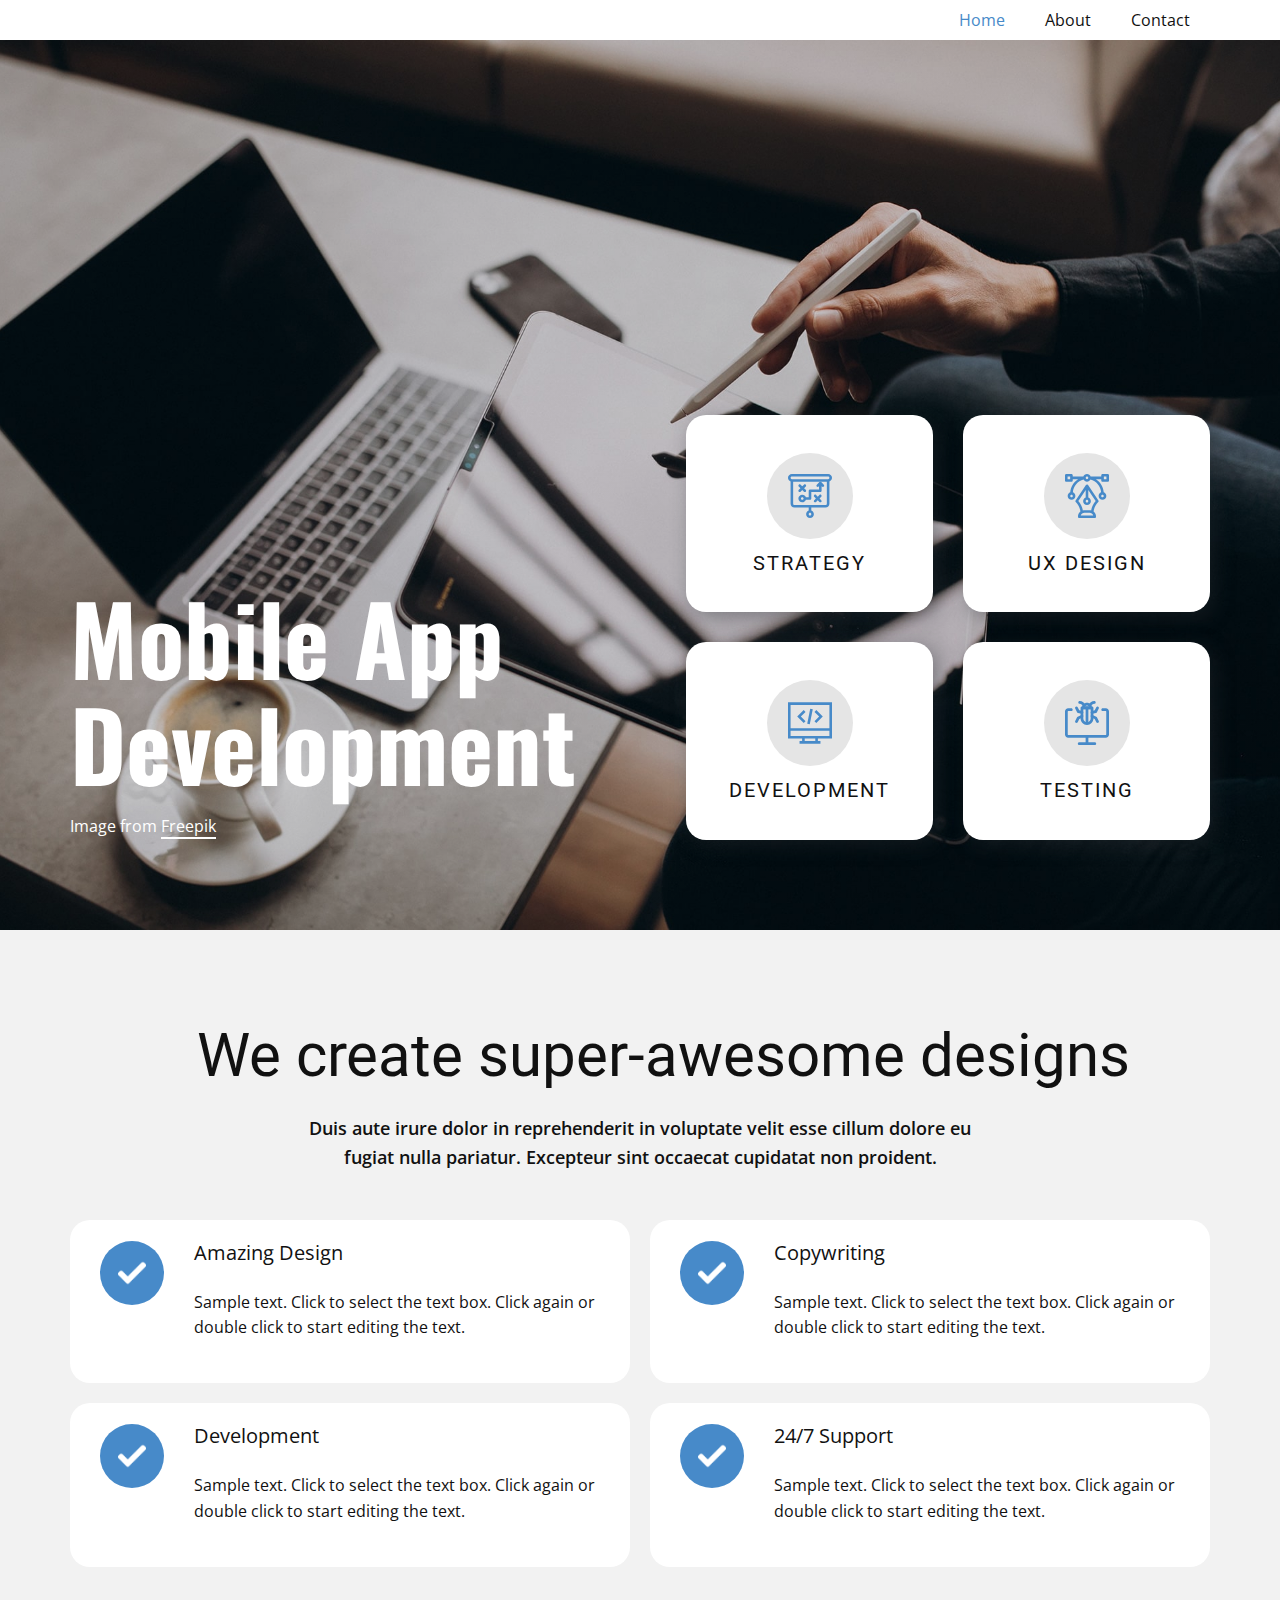
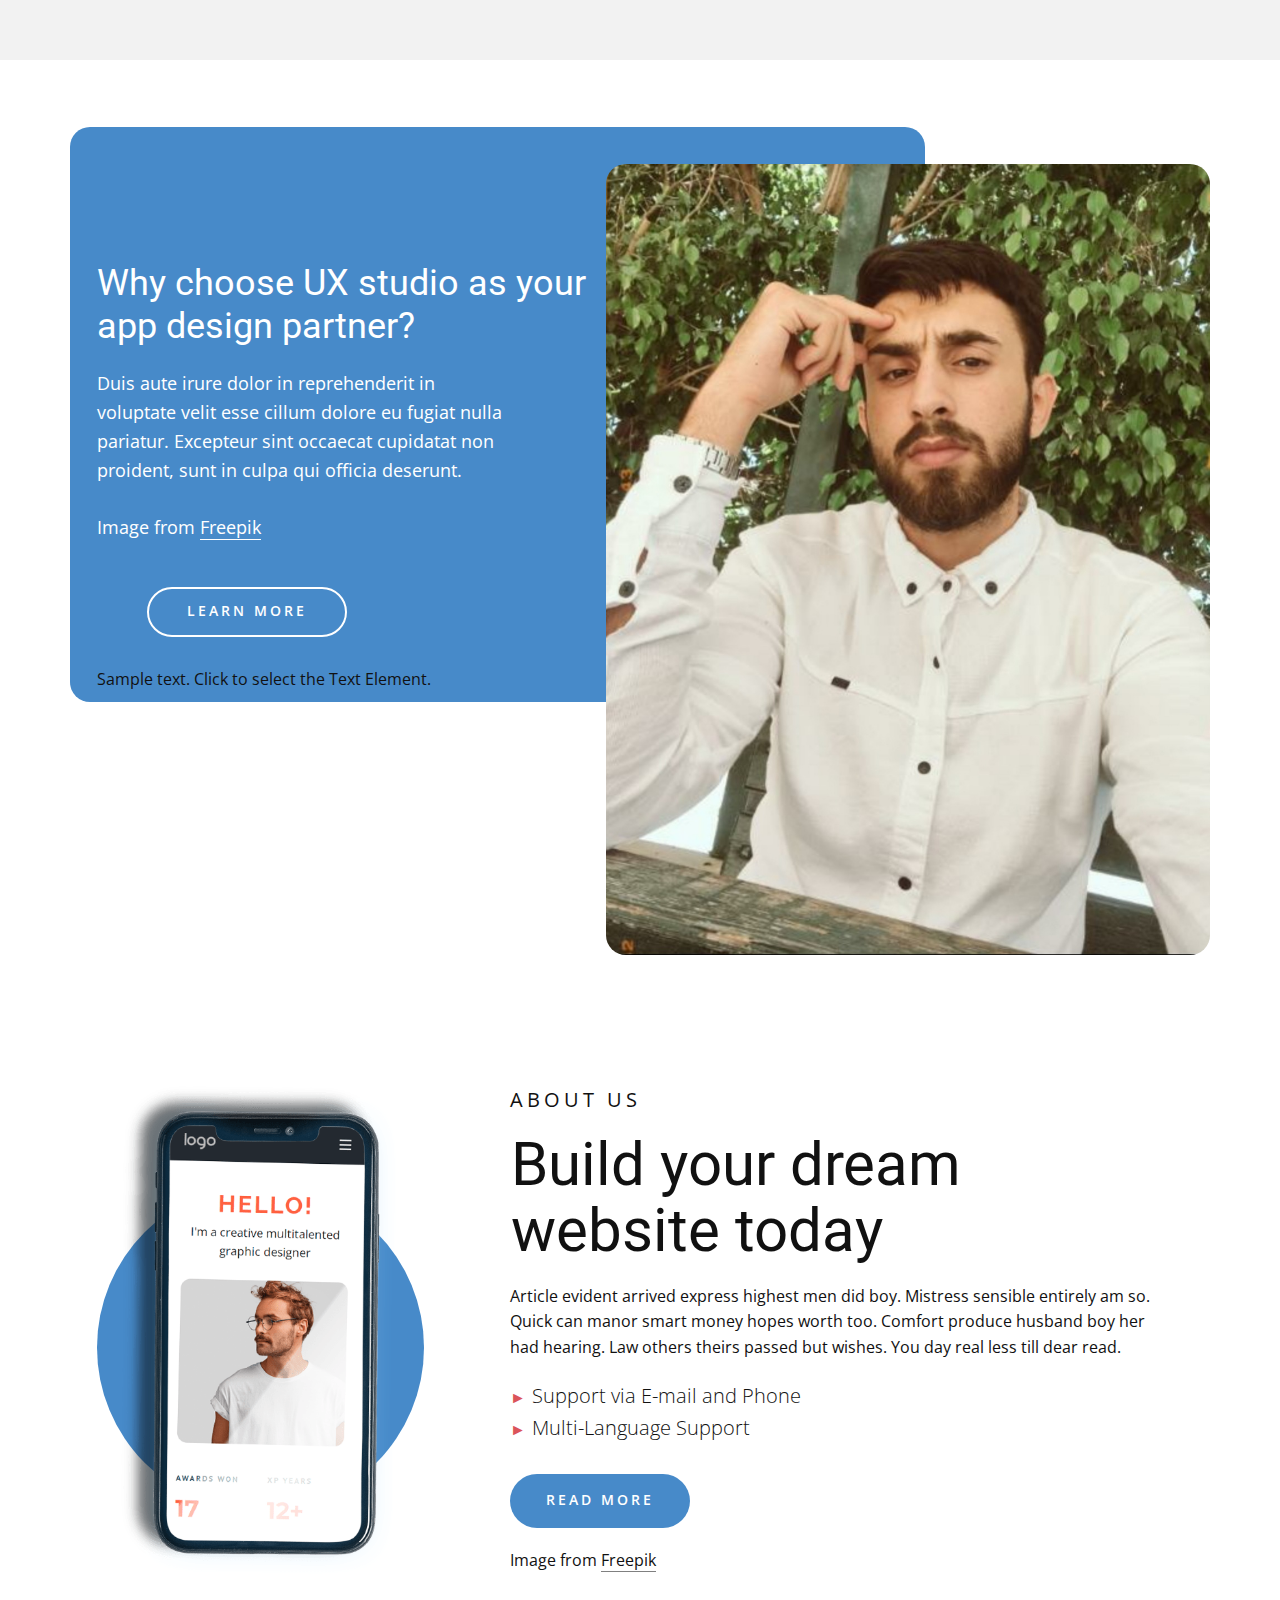
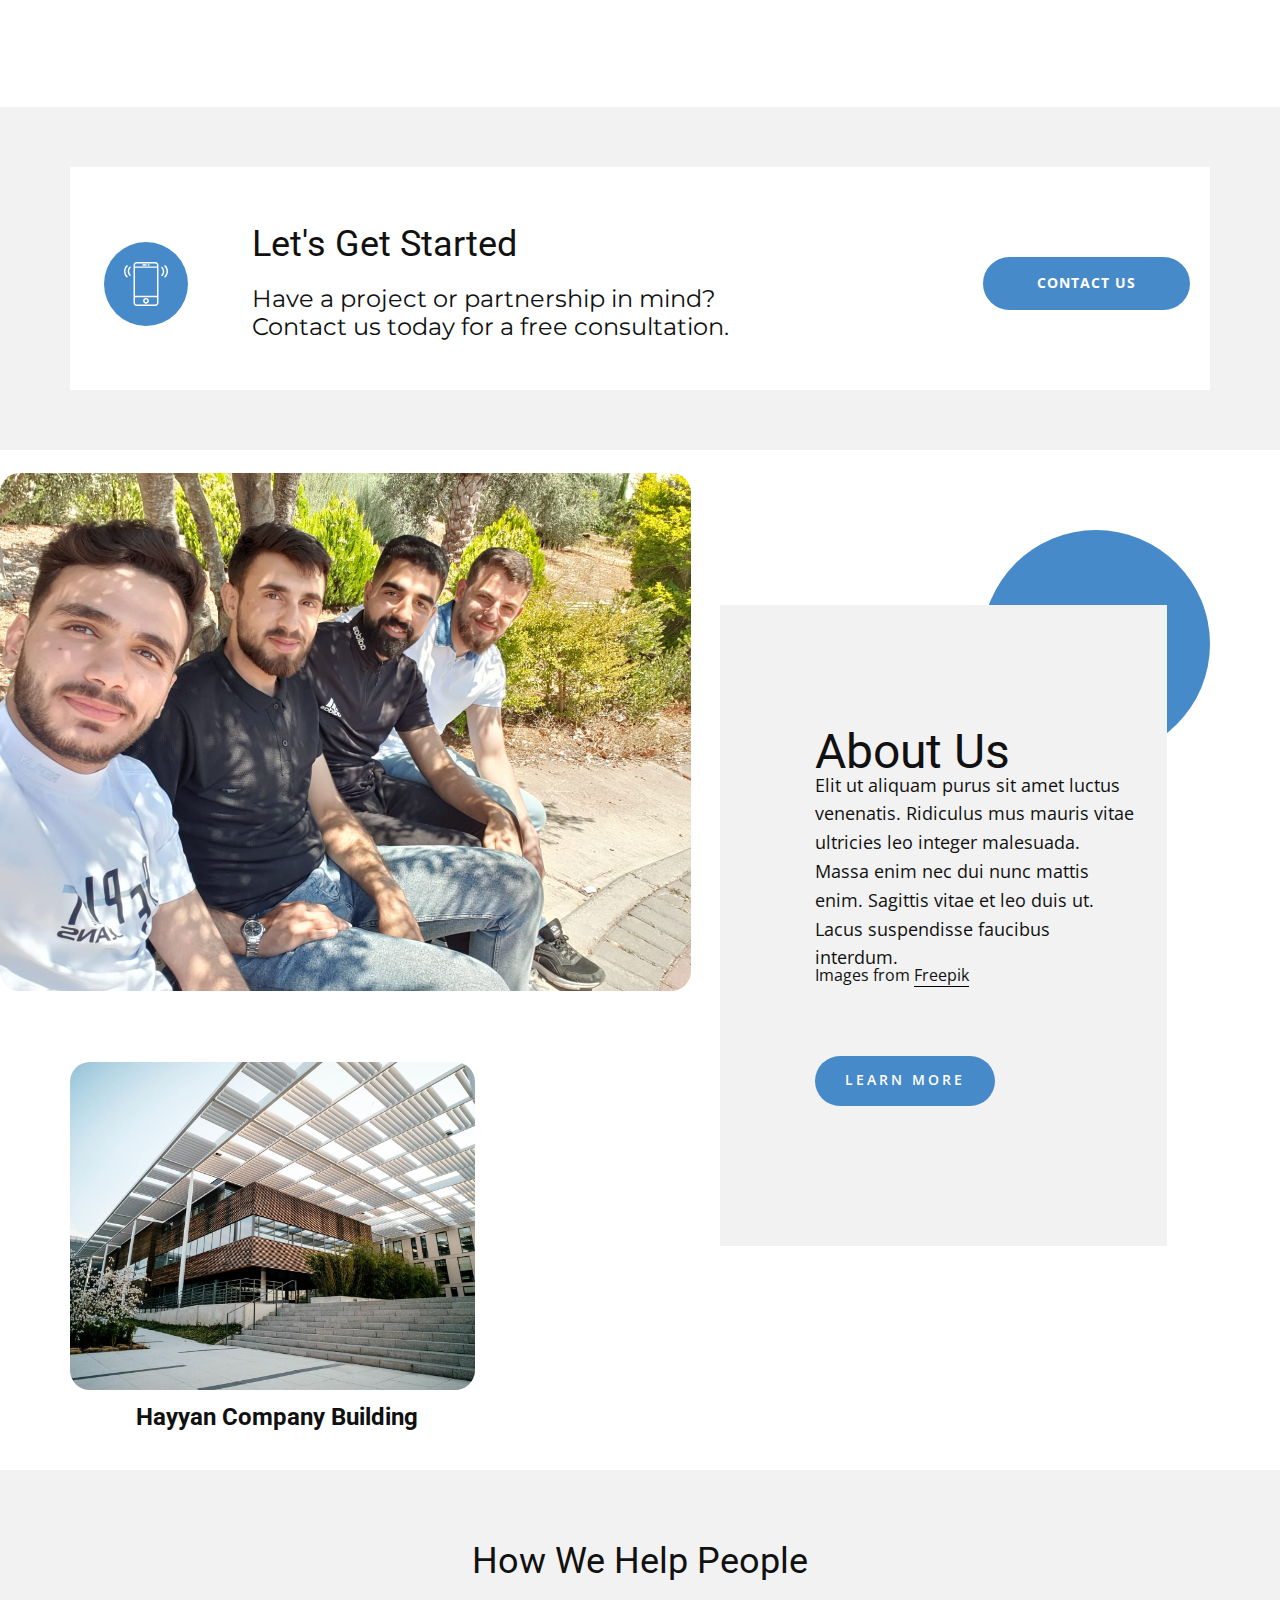
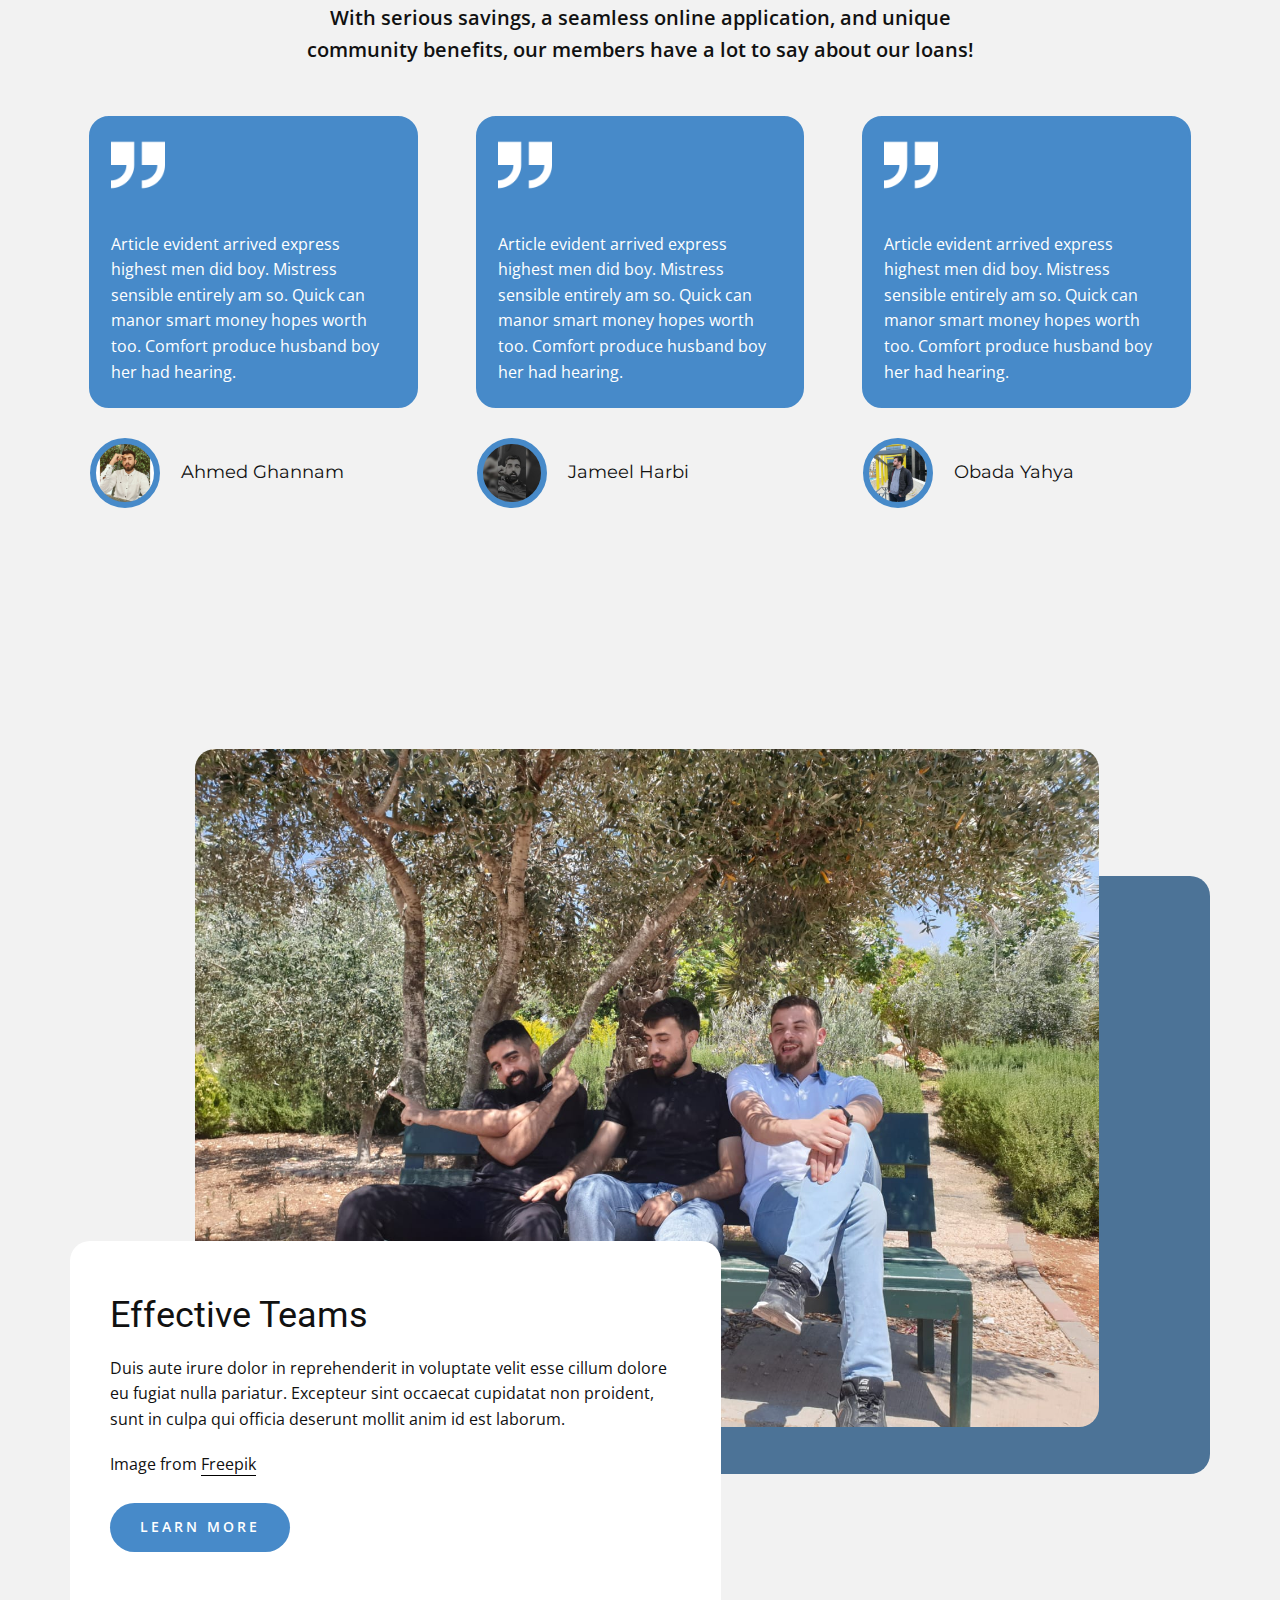
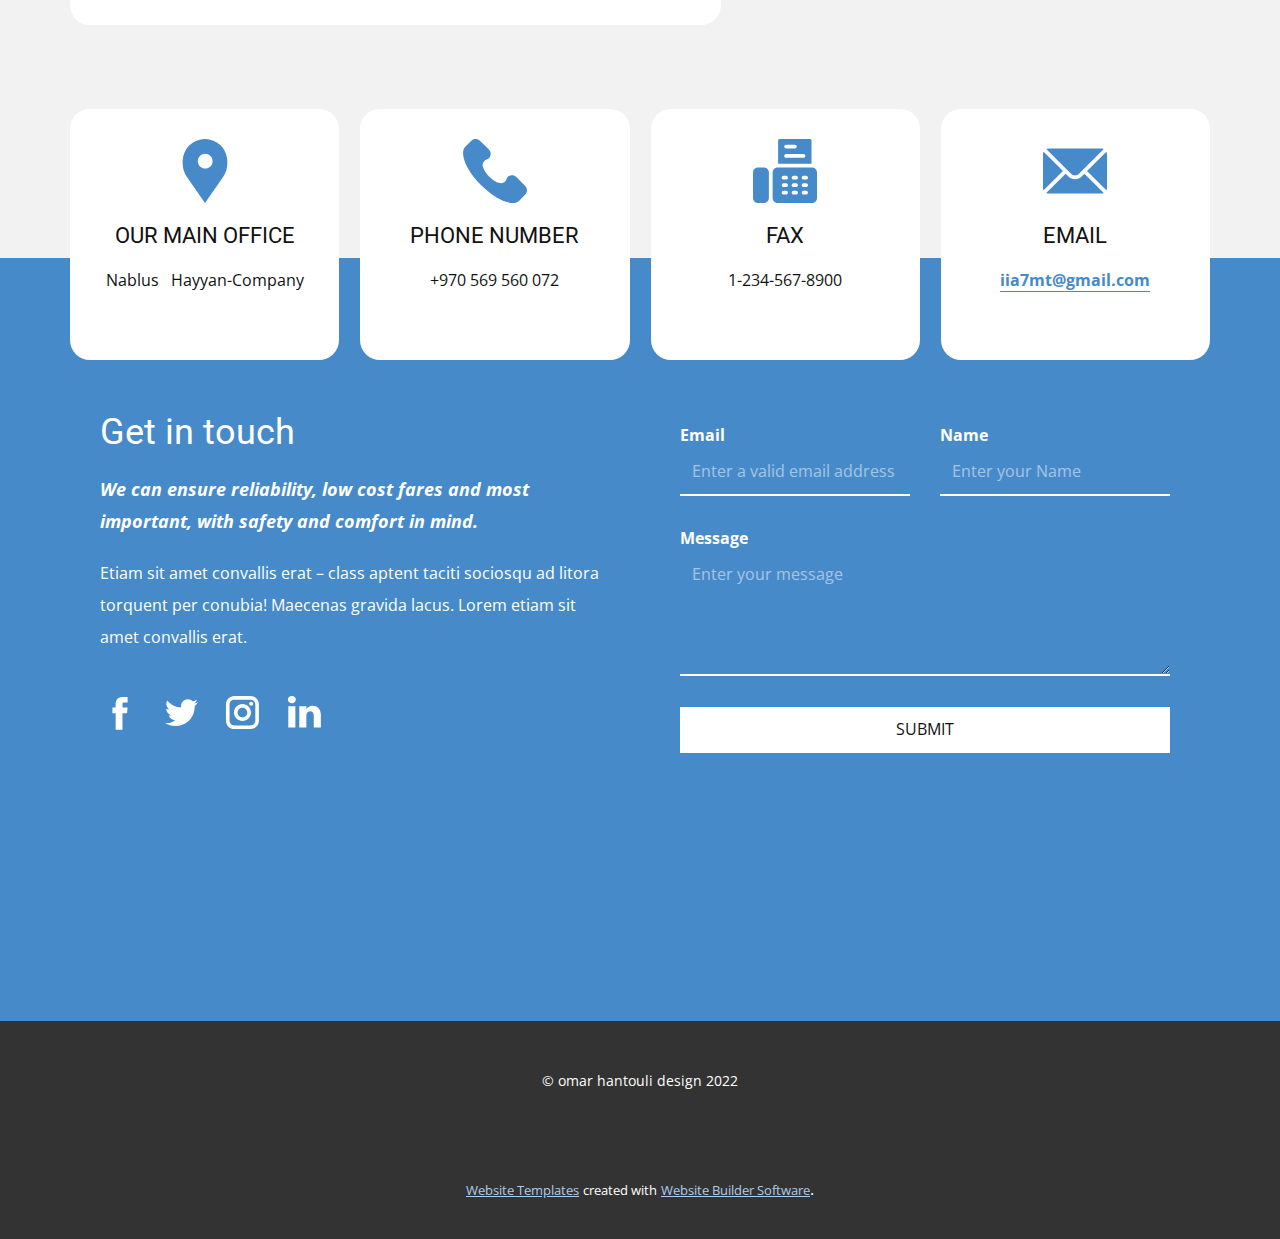
<file: Site1/index.html>
<!DOCTYPE html>
<html style="font-size: 16px;" lang="en"><head>
    <meta name="viewport" content="width=device-width, initial-scale=1.0">
    <meta charset="utf-8">
    <meta name="keywords" content="Mobile App Development, ​We create super-awesome designs, ​Build your dream website today, ​Let&amp;apos;s Get Started, ​How We Help People, Effective Teams, Get in touch">
    <meta name="description" content="">
    <title>Home</title>
    <link rel="stylesheet" href="nicepage.css" media="screen">
<link rel="stylesheet" href="Home.css" media="screen">
    <script class="u-script" type="text/javascript" src="jquery.js" "="" defer=""></script>
    <script class="u-script" type="text/javascript" src="nicepage.js" "="" defer=""></script>
    <meta name="generator" content="Nicepage 4.17.10, nicepage.com">
    <link id="u-theme-google-font" rel="stylesheet" href="https://fonts.googleapis.com/css?family=Roboto:100,100i,300,300i,400,400i,500,500i,700,700i,900,900i|Open+Sans:300,300i,400,400i,500,500i,600,600i,700,700i,800,800i">
    <link id="u-page-google-font" rel="stylesheet" href="https://fonts.googleapis.com/css?family=Oswald:200,300,400,500,600,700|Montserrat:100,100i,200,200i,300,300i,400,400i,500,500i,600,600i,700,700i,800,800i,900,900i">
    
    
    
    
    
    
    
    
    
    
    <script type="application/ld+json">{
		"@context": "http://schema.org",
		"@type": "Organization",
		"name": ""
}</script>
    <meta name="theme-color" content="#478ac9">
    <meta property="og:title" content="Home">
    <meta property="og:type" content="website">
  </head>
  <body data-home-page="Home.html" data-home-page-title="Home" class="u-body u-xl-mode" data-lang="en"><header class="u-clearfix u-header u-header" id="sec-b578"><div class="u-clearfix u-sheet u-valign-middle u-sheet-1">
        <nav class="u-menu u-menu-dropdown u-offcanvas u-menu-1">
          <div class="menu-collapse" style="font-size: 1rem; letter-spacing: 0px;">
            <a class="u-button-style u-custom-left-right-menu-spacing u-custom-padding-bottom u-custom-top-bottom-menu-spacing u-nav-link u-text-active-palette-1-base u-text-hover-palette-2-base" href="#">
              <svg class="u-svg-link" viewBox="0 0 24 24"><use xmlns:xlink="http://www.w3.org/1999/xlink" xlink:href="#menu-hamburger"></use></svg>
              <svg class="u-svg-content" version="1.1" id="menu-hamburger" viewBox="0 0 16 16" x="0px" y="0px" xmlns:xlink="http://www.w3.org/1999/xlink" xmlns="http://www.w3.org/2000/svg"><g><rect y="1" width="16" height="2"></rect><rect y="7" width="16" height="2"></rect><rect y="13" width="16" height="2"></rect>
</g></svg>
            </a>
          </div>
          <div class="u-nav-container">
            <ul class="u-nav u-unstyled u-nav-1"><li class="u-nav-item"><a class="u-button-style u-nav-link u-text-active-palette-1-base u-text-hover-palette-2-base" href="Home.html" style="padding: 10px 20px;">Home</a>
</li><li class="u-nav-item"><a class="u-button-style u-nav-link u-text-active-palette-1-base u-text-hover-palette-2-base" href="About.html" style="padding: 10px 20px;">About</a>
</li><li class="u-nav-item"><a class="u-button-style u-nav-link u-text-active-palette-1-base u-text-hover-palette-2-base" href="Contact.html" style="padding: 10px 20px;">Contact</a>
</li></ul>
          </div>
          <div class="u-nav-container-collapse">
            <div class="u-black u-container-style u-inner-container-layout u-opacity u-opacity-95 u-sidenav">
              <div class="u-inner-container-layout u-sidenav-overflow">
                <div class="u-menu-close"></div>
                <ul class="u-align-center u-nav u-popupmenu-items u-unstyled u-nav-2"><li class="u-nav-item"><a class="u-button-style u-nav-link" href="Home.html">Home</a>
</li><li class="u-nav-item"><a class="u-button-style u-nav-link" href="About.html">About</a>
</li><li class="u-nav-item"><a class="u-button-style u-nav-link" href="Contact.html">Contact</a>
</li></ul>
              </div>
            </div>
            <div class="u-black u-menu-overlay u-opacity u-opacity-70"></div>
          </div>
        </nav>
      </div></header>
    <section class="u-align-right u-clearfix u-image u-shading u-section-1" id="carousel_c6a4">
      <div class="u-clearfix u-sheet u-sheet-1">
        <h1 class="u-align-left u-custom-font u-font-oswald u-text u-text-body-alt-color u-text-1">Mobile App Development</h1>
        <p class="u-align-left u-text u-text-body-alt-color u-text-2">Image from <a href="https://www.freepik.com/photos/business" class="u-border-2 u-border-white u-btn u-button-link u-button-style u-none u-text-body-alt-color u-btn-1">Freepik</a>
        </p>
        <div class="u-list u-list-1">
          <div class="u-repeater u-repeater-1">
            <div class="u-align-center u-container-style u-custom-item u-hover-feature u-list-item u-radius-20 u-repeater-item u-shape-round u-video-cover u-white u-list-item-1">
              <div class="u-container-layout u-similar-container u-valign-middle u-container-layout-1"><span class="u-grey-10 u-hover-feature u-icon u-icon-circle u-text-palette-1-base u-icon-1"><svg class="u-svg-link" preserveAspectRatio="xMidYMin slice" viewBox="0 0 512 512" style=""><use xmlns:xlink="http://www.w3.org/1999/xlink" xlink:href="#svg-d293"></use></svg><svg class="u-svg-content" viewBox="0 0 512 512" x="0px" y="0px" id="svg-d293" style="enable-background:new 0 0 512 512;"><g><g><path d="M386.607,304.394L367.213,285l19.393-19.393c5.859-5.858,5.859-15.356,0-21.214c-5.857-5.858-15.355-5.858-21.213,0    L346,263.787l-19.394-19.394c-5.857-5.858-15.355-5.858-21.213,0c-5.858,5.858-5.858,15.355,0,21.213L324.787,285l-19.393,19.393    c-5.858,5.858-5.858,15.355,0,21.213c5.857,5.857,15.355,5.858,21.213,0L346,306.213l19.394,19.394    c5.857,5.857,15.355,5.858,21.213,0C392.465,319.749,392.465,310.252,386.607,304.394z"></path>
</g>
</g><g><g><path d="M206.607,184.394L187.213,165l19.393-19.393c5.858-5.858,5.858-15.355,0-21.213c-5.857-5.858-15.355-5.858-21.213,0    L166,143.787l-19.394-19.394c-5.857-5.858-15.355-5.858-21.213,0c-5.858,5.858-5.858,15.355,0,21.213L144.787,165l-19.393,19.393    c-5.859,5.858-5.859,15.356,0,21.214c5.857,5.857,15.355,5.858,21.213,0L166,186.213l19.394,19.394    c5.857,5.857,15.355,5.858,21.213,0C212.465,199.749,212.465,190.252,206.607,184.394z"></path>
</g>
</g><g><g><path d="M416.606,124.394l-30-30c-0.029-0.029-0.06-0.052-0.089-0.081c-5.916-5.822-15.373-5.668-21.124,0.081l-30,30    c-5.858,5.858-5.858,15.355,0,21.213c5.857,5.858,15.355,5.858,21.213,0l4.394-4.394V180H256c-8.284,0-15,6.716-15,15v75h-32.58    c-6.192-17.459-22.865-30-42.42-30c-24.813,0-45,20.187-45,45s20.187,45,45,45c19.555,0,36.228-12.541,42.42-30H256    c8.284,0,15-6.716,15-15v-75h105c8.284,0,15-6.716,15-15v-53.787l4.394,4.394C398.322,148.535,402.161,150,406,150    s7.678-1.465,10.606-4.393C422.464,139.749,422.464,130.252,416.606,124.394z M166,300c-8.271,0-15-6.729-15-15s6.729-15,15-15    s15,6.729,15,15S174.271,300,166,300z"></path>
</g>
</g><g><g><path d="M467,0H45C20.187,0,0,20.187,0,45c0,19.555,12.541,36.228,30,42.42V345c0,24.813,20.187,45,45,45h166v34.58    c-17.459,6.192-30,22.865-30,42.42c0,24.813,20.187,45,45,45s45-20.187,45-45c0-19.555-12.541-36.228-30-42.42V390h166    c24.813,0,45-20.187,45-45V87.42c17.459-6.192,30-22.865,30-42.42C512,20.187,491.813,0,467,0z M256,482c-8.271,0-15-6.729-15-15    s6.729-15,15-15s15,6.729,15,15S264.271,482,256,482z M452,345c0,8.271-6.729,15-15,15H75c-8.271,0-15-6.729-15-15V90h392V345z     M467,60H45c-8.271,0-15-6.729-15-15s6.729-15,15-15h422c8.271,0,15,6.729,15,15S475.271,60,467,60z"></path>
</g>
</g></svg></span>
                <h4 class="u-text u-text-3">strategy</h4>
              </div>
            </div>
            <div class="u-align-center u-container-style u-custom-item u-hover-feature u-list-item u-radius-20 u-repeater-item u-shape-round u-video-cover u-white u-list-item-2">
              <div class="u-container-layout u-similar-container u-valign-middle u-container-layout-2"><span class="u-grey-10 u-hover-feature u-icon u-icon-circle u-text-palette-1-base u-icon-2"><svg class="u-svg-link" preserveAspectRatio="xMidYMin slice" viewBox="0 0 512 512" style=""><use xmlns:xlink="http://www.w3.org/1999/xlink" xlink:href="#svg-ddc0"></use></svg><svg class="u-svg-content" viewBox="0 0 512 512" x="0px" y="0px" id="svg-ddc0" style="enable-background:new 0 0 512 512;"><g><g><path d="M497,0h-60c-8.284,0-15,6.716-15,15v15H298.42C292.228,12.542,275.555,0,256,0s-36.228,12.542-42.42,30H90V15    c0-8.284-6.716-15-15-15H15C6.716,0,0,6.716,0,15v60c0,8.284,6.716,15,15,15h60c8.284,0,15-6.716,15-15V59.8h62.377    c-54.116,34.274-87.012,92.175-90.969,153.642C43.738,219.518,31,236.294,31,256c0,24.813,20.187,45,45,45s45-20.187,45-45    c0-19.38-12.315-35.938-29.53-42.26c5.326-70.647,56.198-131.494,124.226-148.758C223.07,79.794,238.361,90,256,90    c17.639,0,32.93-10.206,40.304-25.017c68.029,17.264,118.9,78.111,124.226,148.758C403.315,220.062,391,236.62,391,256    c0,24.813,20.187,45,45,45s45-20.187,45-45c0-19.706-12.738-36.482-30.408-42.558C446.627,151.852,413.633,94.207,359.623,60H422    v15c0,8.284,6.716,15,15,15h60c8.284,0,15-6.716,15-15V15C512,6.716,505.284,0,497,0z M60,60H30V30h30V60z M76,271    c-8.271,0-15-6.729-15-15s6.729-15,15-15s15,6.729,15,15S84.271,271,76,271z M256,60c-8.271,0-15-6.729-15-15s6.729-15,15-15    s15,6.729,15,15S264.271,60,256,60z M436,241c8.271,0,15,6.729,15,15s-6.729,15-15,15s-15-6.729-15-15S427.729,241,436,241z     M482,60h-30V30h30V60z"></path>
</g>
</g><g><g><path d="M388.48,307.679l-120-179.999c-0.004-0.006-0.009-0.012-0.013-0.019c-0.043-0.064-0.09-0.125-0.134-0.188    c-0.206-0.299-0.423-0.587-0.649-0.868c-6.321-7.854-18.357-7.324-24.017,0.868c-0.044,0.063-0.091,0.124-0.134,0.188    c-0.004,0.007-0.009,0.012-0.013,0.019l-120,180c-3.967,5.949-3.182,13.871,1.874,18.927    c29.927,29.927,48.975,69.047,54.164,110.901c-2.329,1.883-4.578,3.899-6.71,6.081C158.759,458.001,151,476.97,151,497    c0,8.284,6.716,15,15,15h180c8.284,0,15-6.716,15-15c0-20.03-7.759-38.999-21.847-53.412c-2.133-2.182-4.381-4.198-6.711-6.081    c5.188-41.856,24.236-80.976,54.163-110.9C391.662,321.551,392.447,313.628,388.48,307.679z M256,301c8.271,0,15,6.729,15,15    s-6.729,15-15,15s-15-6.729-15-15S247.729,301,256,301z M183.558,482c6.241-17.833,23.159-31,42.442-31h60    c19.283,0,36.201,13.167,42.442,31H183.558z M304.245,423.283C298.345,421.777,292.229,421,286,421h-60    c-6.229,0-12.345,0.777-18.245,2.284c-7.02-40.429-25.251-78.221-52.65-108.899L241,185.542v88.039    c-17.459,6.192-30,22.865-30,42.42c0,24.813,20.187,45,45,45s45-20.187,45-45c0-19.555-12.541-36.228-30-42.42v-88.039    l85.896,128.843C329.496,345.06,311.264,382.853,304.245,423.283z"></path>
</g>
</g></svg></span>
                <h4 class="u-text u-text-4">ux Design</h4>
              </div>
            </div>
            <div class="u-align-center u-container-style u-custom-item u-hover-feature u-list-item u-radius-20 u-repeater-item u-shape-round u-video-cover u-white u-list-item-3">
              <div class="u-container-layout u-similar-container u-valign-middle u-container-layout-3"><span class="u-grey-10 u-hover-feature u-icon u-icon-circle u-text-palette-1-base u-icon-3"><svg class="u-svg-link" preserveAspectRatio="xMidYMin slice" viewBox="0 0 512 512" style=""><use xmlns:xlink="http://www.w3.org/1999/xlink" xlink:href="#svg-ce99"></use></svg><svg class="u-svg-content" viewBox="0 0 512 512" x="0px" y="0px" id="svg-ce99" style="enable-background:new 0 0 512 512;"><g><g><path d="M0,15.845v420.259h164.332v30.049h-30.036v30.001h243.407v-30.001h-30.036v-30.049H512V15.845H0z M317.665,466.153    H194.334v-30.049h123.332V466.153z M481.999,406.103H30.001v-60.075h451.997V406.103z M481.999,316.027H30.001V45.847h451.997    V316.027z"></path>
</g>
</g><g><g><polygon points="203.943,126.712 182.729,105.498 107.29,180.937 182.729,256.375 203.943,235.161 149.718,180.937   "></polygon>
</g>
</g><g><g><polygon points="329.271,105.498 308.057,126.712 362.282,180.937 308.057,235.161 329.271,256.375 404.709,180.937   "></polygon>
</g>
</g><g><g><rect x="166.742" y="165.947" transform="matrix(0.1951 -0.9808 0.9808 0.1951 28.5815 396.7237)" width="178.511" height="30.002"></rect>
</g>
</g></svg></span>
                <h4 class="u-text u-text-5">development</h4>
              </div>
            </div>
            <div class="u-align-center u-container-style u-custom-item u-hover-feature u-list-item u-radius-20 u-repeater-item u-shape-round u-video-cover u-white u-list-item-4">
              <div class="u-container-layout u-similar-container u-valign-middle u-container-layout-4"><span class="u-grey-10 u-hover-feature u-icon u-icon-circle u-text-palette-1-base u-icon-4"><svg class="u-svg-link" preserveAspectRatio="xMidYMin slice" viewBox="0 0 24 24" style=""><use xmlns:xlink="http://www.w3.org/1999/xlink" xlink:href="#svg-4417"></use></svg><svg class="u-svg-content" viewBox="0 0 24 24" id="svg-4417"><path d="m22.25 20h-20.5c-.965 0-1.75-.785-1.75-1.75v-12.5c0-.965.785-1.75 1.75-1.75h1.68c.414 0 .75.336.75.75s-.336.75-.75.75h-1.68c-.136 0-.25.114-.25.25v12.5c0 .136.114.25.25.25h20.5c.136 0 .25-.114.25-.25v-12.5c0-.136-.114-.25-.25-.25h-1.68c-.414 0-.75-.336-.75-.75s.336-.75.75-.75h1.68c.965 0 1.75.785 1.75 1.75v12.5c0 .965-.785 1.75-1.75 1.75z"></path><path d="m16.25 24h-8.5c-.414 0-.75-.336-.75-.75s.336-.75.75-.75h8.5c.414 0 .75.336.75.75s-.336.75-.75.75z"></path><path d="m12 24c-.414 0-.75-.336-.75-.75v-4c0-.414.336-.75.75-.75s.75.336.75.75v4c0 .414-.336.75-.75.75z"></path><path d="m14 4.5h-4c-.414 0-.75-.336-.75-.75 0-1.517 1.233-2.75 2.75-2.75s2.75 1.233 2.75 2.75c0 .414-.336.75-.75.75zm-3-1.5h2c-.229-.304-.591-.5-1-.5s-.771.196-1 .5z"></path><path d="m13.601 3.3c-.069 0-.139-.01-.208-.029-.398-.115-.628-.53-.513-.929.397-1.379 1.68-2.342 3.12-2.342.414 0 .75.336.75.75s-.336.75-.75.75c-.775 0-1.466.518-1.679 1.258-.095.328-.395.542-.72.542z"></path><path d="m10.399 3.3c-.326 0-.625-.214-.72-.542-.213-.74-.904-1.258-1.679-1.258-.414 0-.75-.336-.75-.75s.336-.75.75-.75c1.44 0 2.723.963 3.121 2.342.115.398-.115.813-.513.929-.07.019-.14.029-.209.029z"></path><path d="m14.75 7c-.336 0-.642-.228-.727-.568-.101-.401.144-.809.545-.909l1.666-.416.846-1.691c.186-.371.636-.521 1.006-.336.371.186.521.636.335 1.006l-1 2c-.098.196-.276.34-.489.393l-2 .5c-.061.014-.122.021-.182.021z"></path><path d="m17.75 12c-.275 0-.54-.151-.671-.415l-.886-1.771-1.771-.858c-.373-.181-.528-.629-.348-1.002s.629-.527 1.002-.348l2 .97c.149.072.27.191.344.34l1 2c.185.37.035.82-.335 1.006-.107.053-.222.078-.335.078z"></path><path d="m9.25 7c-.06 0-.121-.007-.182-.022l-2-.5c-.213-.053-.391-.197-.489-.393l-1-2c-.185-.37-.035-.82.335-1.006.372-.185.821-.035 1.006.336l.846 1.691 1.666.416c.402.101.646.508.545.909-.084.341-.391.569-.727.569z"></path><path d="m6.25 12c-.113 0-.227-.025-.335-.079-.371-.186-.521-.636-.335-1.006l1-2c.074-.148.195-.268.344-.34l2-.97c.372-.178.821-.025 1.001.348.181.373.025.821-.348 1.002l-1.77.858-.886 1.771c-.131.265-.397.416-.671.416z"></path><path d="m12 13c-1.93 0-3.5-1.57-3.5-3.5v-5.75c0-.414.336-.75.75-.75h5.5c.414 0 .75.336.75.75v5.75c0 1.93-1.57 3.5-3.5 3.5zm-2-8.5v5c0 1.103.897 2 2 2s2-.897 2-2v-5z"></path><path d="m12 13c-.414 0-.75-.336-.75-.75v-8.5c0-.414.336-.75.75-.75s.75.336.75.75v8.5c0 .414-.336.75-.75.75z"></path></svg></span>
                <h4 class="u-text u-text-6">testing</h4>
              </div>
            </div>
          </div>
        </div>
      </div>
      
      
      
      
      
      
      
      
    </section>
    <section class="u-align-center-lg u-align-center-md u-align-center-xl u-align-left-sm u-align-left-xs u-clearfix u-grey-5 u-section-2" id="carousel_5753">
      <div class="u-clearfix u-sheet u-valign-middle u-sheet-1">
        <h2 class="u-text u-text-1"> We create super-awesome designs</h2>
        <p class="u-text u-text-2"> Duis aute irure dolor in reprehenderit in voluptate velit esse cillum dolore eu fugiat nulla pariatur. Excepteur sint occaecat cupidatat non proident. </p>
        <div class="u-expanded-width u-list u-list-1">
          <div class="u-repeater u-repeater-1">
            <div class="u-align-left u-container-style u-list-item u-radius-20 u-repeater-item u-shape-round u-white u-list-item-1">
              <div class="u-container-layout u-similar-container u-container-layout-1"><span class="u-file-icon u-icon u-icon-circle u-palette-1-base u-text-white u-icon-1"><img src="images/1828743-b773816f.png" alt=""></span>
                <h5 class="u-custom-font u-text u-text-font u-text-3">Amazing Design</h5>
                <p class="u-text u-text-4">Sample text. Click to select the text box. Click again or double click to start editing the text.</p>
              </div>
            </div>
            <div class="u-align-left u-container-style u-list-item u-radius-20 u-repeater-item u-shape-round u-white u-list-item-2">
              <div class="u-container-layout u-similar-container u-container-layout-2"><span class="u-file-icon u-icon u-icon-circle u-palette-1-base u-text-white u-icon-2"><img src="images/1828743-b773816f.png" alt=""></span>
                <h5 class="u-custom-font u-text u-text-font u-text-5">Copywriting</h5>
                <p class="u-text u-text-6">Sample text. Click to select the text box. Click again or double click to start editing the text.</p>
              </div>
            </div>
            <div class="u-align-left u-container-style u-list-item u-radius-20 u-repeater-item u-shape-round u-white u-list-item-3">
              <div class="u-container-layout u-similar-container u-container-layout-3"><span class="u-file-icon u-icon u-icon-circle u-palette-1-base u-text-white u-icon-3"><img src="images/1828743-b773816f.png" alt=""></span>
                <h5 class="u-custom-font u-text u-text-font u-text-7">Development</h5>
                <p class="u-text u-text-8">Sample text. Click to select the text box. Click again or double click to start editing the text.</p>
              </div>
            </div>
            <div class="u-align-left u-container-style u-list-item u-radius-20 u-repeater-item u-shape-round u-white u-list-item-4">
              <div class="u-container-layout u-similar-container u-container-layout-4"><span class="u-file-icon u-icon u-icon-circle u-palette-1-base u-text-white u-icon-4"><img src="images/1828743-b773816f.png" alt=""></span>
                <h5 class="u-custom-font u-text u-text-font u-text-9">24/7 Support</h5>
                <p class="u-text u-text-10">Sample text. Click to select the text box. Click again or double click to start editing the text.</p>
              </div>
            </div>
          </div>
        </div>
      </div>
    </section>
    <section class="u-clearfix u-section-3" id="carousel_f305">
      <div class="u-clearfix u-sheet u-valign-middle-md u-valign-middle-sm u-valign-middle-xs u-sheet-1">
        <div class="u-expanded-width-md u-expanded-width-sm u-expanded-width-xs u-palette-1-base u-radius-20 u-shape u-shape-round u-shape-1"></div>
        <img class="u-hover-feature u-image u-image-round u-radius-20 u-image-1" src="images/ahmmedimage.jpg" data-image-width="1223" data-image-height="1423">
        <div class="u-container-style u-group u-group-1">
          <div class="u-container-layout u-valign-top u-container-layout-1">
            <h3 class="u-text u-text-body-alt-color u-text-default u-text-1"> Why choose UX studio as your app design partner?&nbsp;<br>
            </h3>
            <p class="u-text u-text-body-alt-color u-text-2">Duis aute irure dolor in reprehenderit in voluptate velit esse cillum dolore eu fugiat nulla pariatur. Excepteur sint occaecat cupidatat non proident, sunt in culpa qui officia deserunt.<br>
              <br>Image from <a href="https://www.freepik.com/photos/woman" class="u-border-1 u-border-white u-btn u-button-link u-button-style u-none u-text-body-alt-color u-btn-1">Freepik</a>
            </p>
            <a href="https://nicepage.com/c/text-on-image-html-templates" class="u-active-white u-border-2 u-border-white u-btn u-btn-round u-button-style u-hover-white u-none u-radius-50 u-btn-2">learn more</a>
            <p class="u-text u-text-3">Sample text. Click to select the Text Element.</p>
          </div>
        </div>
      </div>
      
    </section>
    <section class="u-clearfix u-section-4" id="carousel_2255">
      <div class="u-clearfix u-sheet u-valign-middle u-sheet-1">
        <div class="u-clearfix u-expanded-width u-layout-wrap u-layout-wrap-1">
          <div class="u-layout">
            <div class="u-layout-row">
              <div class="u-align-center u-container-style u-layout-cell u-size-20-lg u-size-20-xl u-size-28-md u-size-28-sm u-size-28-xs u-layout-cell-1">
                <div class="u-container-layout u-valign-middle-lg u-valign-middle-md u-valign-middle-sm u-valign-middle-xl u-container-layout-1">
                  <div class="u-expanded-width-xs u-palette-1-base u-preserve-proportions u-shape u-shape-circle u-shape-1">
                    <div class="u-preserve-proportions-child" style="padding-top: 100%;"></div>
                  </div>
                  <img class="u-image u-image-contain u-image-round u-radius-30 u-image-1" src="images/phone-2-min.png" alt="" data-image-width="406" data-image-height="718">
                </div>
              </div>
              <div class="u-align-left u-container-style u-layout-cell u-size-32-md u-size-32-sm u-size-32-xs u-size-40-lg u-size-40-xl u-layout-cell-2">
                <div class="u-container-layout u-valign-middle u-container-layout-2">
                  <h5 class="u-custom-font u-text u-text-font u-text-1">about us</h5>
                  <h2 class="u-text u-text-2"> Build your dream website today</h2>
                  <p class="u-text u-text-3"> Article evident arrived express highest men did boy. Mistress sensible entirely am so. Quick can manor smart money hopes worth too. Comfort produce husband boy her had hearing. Law others theirs passed but wishes. You day real less till dear read. </p>
                  <ul class="u-custom-list u-text u-text-default u-text-4">
                    <li>
                      <div class="u-list-icon u-text-palette-2-base">
                        <div xmlns="http://www.w3.org/2000/svg" xmlns:xlink="http://www.w3.org/1999/xlink" version="1.1" xml:space="preserve" class="u-svg-content">►</div>
                      </div> Support via E-mail and Phone
                    </li>
                    <li>
                      <div class="u-list-icon u-text-palette-2-base">
                        <div xmlns="http://www.w3.org/2000/svg" xmlns:xlink="http://www.w3.org/1999/xlink" version="1.1" xml:space="preserve" class="u-svg-content">►</div>
                      </div>Multi-Language Support
                    </li>
                  </ul>
                  <a href="https://nicepage.studio" class="u-active-black u-btn u-btn-round u-button-style u-hover-black u-palette-1-base u-radius-50 u-btn-1">read more</a>
                  <p class="u-text u-text-5">Image from <a href="https://www.freepik.com/psd/mockup" class="u-active-none u-border-1 u-border-active-grey-75 u-border-grey-50 u-border-hover-grey-75 u-btn u-button-link u-button-style u-hover-none u-none u-text-body-color u-btn-2" target="_blank">Freepik</a>
                  </p>
                </div>
              </div>
            </div>
          </div>
        </div>
      </div>
    </section>
    <section class="u-clearfix u-grey-5 u-section-5" id="carousel_c329">
      <div class="u-clearfix u-sheet u-valign-middle u-sheet-1">
        <div class="u-clearfix u-expanded-width u-layout-wrap u-layout-wrap-1">
          <div class="u-layout">
            <div class="u-layout-row">
              <div class="u-align-center-sm u-align-center-xs u-align-left-md u-container-style u-layout-cell u-size-14-md u-size-14-sm u-size-14-xs u-size-8-lg u-size-8-xl u-white u-layout-cell-1">
                <div class="u-container-layout u-valign-middle u-container-layout-1"><span class="u-icon u-icon-circle u-palette-1-base u-text-white u-icon-1"><svg class="u-svg-link" preserveAspectRatio="xMidYMin slice" viewBox="0 0 60 60" style=""><use xmlns:xlink="http://www.w3.org/1999/xlink" xlink:href="#svg-97b5"></use></svg><svg class="u-svg-content" viewBox="0 0 60 60" x="0px" y="0px" id="svg-97b5" style="enable-background:new 0 0 60 60;"><g><path d="M42.595,0H17.405C14.977,0,13,1.977,13,4.405v51.189C13,58.023,14.977,60,17.405,60h25.189C45.023,60,47,58.023,47,55.595
		V4.405C47,1.977,45.023,0,42.595,0z M15,8h30v38H15V8z M17.405,2h25.189C43.921,2,45,3.079,45,4.405V6H15V4.405
		C15,3.079,16.079,2,17.405,2z M42.595,58H17.405C16.079,58,15,56.921,15,55.595V48h30v7.595C45,56.921,43.921,58,42.595,58z"></path><path d="M30,49c-2.206,0-4,1.794-4,4s1.794,4,4,4s4-1.794,4-4S32.206,49,30,49z M30,55c-1.103,0-2-0.897-2-2s0.897-2,2-2
		s2,0.897,2,2S31.103,55,30,55z"></path><path d="M26,5h4c0.553,0,1-0.447,1-1s-0.447-1-1-1h-4c-0.553,0-1,0.447-1,1S25.447,5,26,5z"></path><path d="M33,5h1c0.553,0,1-0.447,1-1s-0.447-1-1-1h-1c-0.553,0-1,0.447-1,1S32.447,5,33,5z"></path><path d="M56.612,4.569c-0.391-0.391-1.023-0.391-1.414,0s-0.391,1.023,0,1.414c3.736,3.736,3.736,9.815,0,13.552
		c-0.391,0.391-0.391,1.023,0,1.414c0.195,0.195,0.451,0.293,0.707,0.293s0.512-0.098,0.707-0.293
		C61.128,16.434,61.128,9.085,56.612,4.569z"></path><path d="M52.401,6.845c-0.391-0.391-1.023-0.391-1.414,0s-0.391,1.023,0,1.414c1.237,1.237,1.918,2.885,1.918,4.639
		s-0.681,3.401-1.918,4.638c-0.391,0.391-0.391,1.023,0,1.414c0.195,0.195,0.451,0.293,0.707,0.293s0.512-0.098,0.707-0.293
		c1.615-1.614,2.504-3.764,2.504-6.052S54.017,8.459,52.401,6.845z"></path><path d="M4.802,5.983c0.391-0.391,0.391-1.023,0-1.414s-1.023-0.391-1.414,0c-4.516,4.516-4.516,11.864,0,16.38
		c0.195,0.195,0.451,0.293,0.707,0.293s0.512-0.098,0.707-0.293c0.391-0.391,0.391-1.023,0-1.414
		C1.065,15.799,1.065,9.72,4.802,5.983z"></path><path d="M9.013,6.569c-0.391-0.391-1.023-0.391-1.414,0c-1.615,1.614-2.504,3.764-2.504,6.052s0.889,4.438,2.504,6.053
		c0.195,0.195,0.451,0.293,0.707,0.293s0.512-0.098,0.707-0.293c0.391-0.391,0.391-1.023,0-1.414
		c-1.237-1.237-1.918-2.885-1.918-4.639S7.775,9.22,9.013,7.983C9.403,7.593,9.403,6.96,9.013,6.569z"></path>
</g></svg></span>
                </div>
              </div>
              <div class="u-align-center-sm u-align-center-xs u-container-style u-layout-cell u-size-35-lg u-size-39-xl u-size-46-md u-size-46-sm u-size-46-xs u-white u-layout-cell-2">
                <div class="u-container-layout u-valign-middle u-container-layout-2">
                  <h2 class="u-text u-text-default u-text-1"> Let's Get Started</h2>
                  <h6 class="u-custom-font u-font-montserrat u-text u-text-2"> Have a project or partnership in mind?<br>Contact us today for a free consultation.
                  </h6>
                </div>
              </div>
              <div class="u-align-center-lg u-align-center-sm u-align-center-xl u-align-center-xs u-align-left-md u-container-style u-layout-cell u-size-13-xl u-size-17-lg u-size-60-md u-size-60-sm u-size-60-xs u-white u-layout-cell-3">
                <div class="u-container-layout u-valign-middle u-container-layout-3">
                  <a href="https://nicepage.review" class="u-btn u-btn-round u-button-style u-hover-palette-1-light-1 u-palette-1-base u-radius-50 u-btn-1">Contact Us</a>
                </div>
              </div>
            </div>
          </div>
        </div>
      </div>
    </section>
    <section class="u-align-center-lg u-align-center-md u-align-center-sm u-align-center-xs u-clearfix u-section-6" id="carousel_34ff">
      <img class="u-hover-feature u-image u-image-round u-radius-20 u-image-1" src="images/ret-min.jpg" data-image-width="1600" data-image-height="1067">
      <div class="u-shape u-shape-svg u-text-palette-1-base u-shape-1">
        <svg class="u-svg-link" preserveAspectRatio="none" viewBox="0 0 160 160" style=""><use xmlns:xlink="http://www.w3.org/1999/xlink" xlink:href="#svg-db78"></use></svg>
        <svg class="u-svg-content" viewBox="0 0 160 160" x="0px" y="0px" id="svg-db78"><path d="M114.3,152.3l38-38C144.4,130.9,130.9,144.4,114.3,152.3z M117.1,9.1l-108,108c0.8,1.6,1.7,3.2,2.7,4.8l110-110
	C120.3,10.9,118.7,10,117.1,9.1z M97.5,2L2,97.5c0.4,2,1,4,1.5,5.9l99.9-99.9C101.5,2.9,99.5,2.4,97.5,2z M80,160c2,0,4-0.1,5.9-0.2
	l73.9-73.9c0.1-2,0.2-3.9,0.2-5.9c0-0.6,0-1.2,0-1.9L78.1,160C78.8,160,79.4,160,80,160z M34.9,146.1c1.5,1,3,2,4.6,2.9L149,39.5
	c-0.9-1.6-1.9-3.1-2.9-4.6L34.9,146.1z M132.7,19.8L19.8,132.7c1.2,1.3,2.3,2.6,3.6,3.9L136.6,23.4C135.3,22.2,134,21,132.7,19.8z
	 M59.6,157.4l97.8-97.8c-0.5-1.9-1.1-3.8-1.7-5.7L53.9,155.6C55.8,156.3,57.7,156.9,59.6,157.4z M7.6,45.9L45.9,7.6
	C29.1,15.5,15.5,29.1,7.6,45.9z M80,0c-2.6,0-5.1,0.1-7.6,0.4l-72,72C0.1,74.9,0,77.4,0,80c0,0.1,0,0.2,0,0.2L80.2,0
	C80.2,0,80.1,0,80,0z"></path></svg>
      </div>
      <div class="u-palette-1-base u-shape u-shape-circle u-shape-2"></div>
      <div class="u-align-left u-container-style u-grey-5 u-group u-hover-feature u-shape-rectangle u-group-1">
        <div class="u-container-layout u-container-layout-1">
          <p class="u-text u-text-1">Images from <a href="https://www.freepik.com/photos/business" class="u-active-none u-border-1 u-border-active-palette-1-base u-border-black u-border-hover-palette-1-base u-border-no-left u-border-no-right u-border-no-top u-bottom-left-radius-0 u-bottom-right-radius-0 u-btn u-button-link u-button-style u-hover-none u-none u-radius-0 u-text-body-color u-top-left-radius-0 u-top-right-radius-0 u-btn-1">Freepik</a>
          </p>
          <p class="u-text u-text-2">Elit ut aliquam purus sit amet luctus venenatis. Ridiculus mus mauris vitae ultricies leo integer malesuada. Massa enim nec dui nunc mattis enim. Sagittis vitae et leo duis ut. Lacus suspendisse faucibus interdum.</p>
          <a href="https://nicepage.cloud" class="u-active-black u-border-none u-btn u-btn-round u-button-style u-hover-black u-palette-1-base u-radius-50 u-btn-2">learn more</a>
          <h3 class="u-hover-feature u-text u-text-3">About Us</h3>
        </div>
      </div>
      <img class="u-hover-feature u-image u-image-round u-radius-20 u-image-2" src="images/7a657bb7-5851-4179-9bda-3291821b4e02.jpg" data-image-width="1320" data-image-height="990">
      
      
      
      
      <h6 class="u-text u-text-default u-text-4">Hayyan Company Building <span style="font-weight: 700;"></span>
      </h6>
    </section>
    <section class="u-align-center u-clearfix u-grey-5 u-section-7" id="carousel_aac2">
      <div class="u-clearfix u-sheet u-sheet-1">
        <h2 class="u-text u-text-default u-text-1"> How We Help People</h2>
        <p class="u-text u-text-2"> With serious savings, a seamless online application, and unique community benefits, our members have a lot to say about our loans!</p>
        <div class="u-expanded-width u-list u-list-1">
          <div class="u-repeater u-repeater-1">
            <div class="u-container-style u-list-item u-repeater-item">
              <div class="u-container-layout u-similar-container u-valign-top-sm u-valign-top-xs u-container-layout-1">
                <div class="u-border-2 u-border-palette-1-base u-container-style u-expanded-width u-group u-hover-feature u-palette-1-base u-radius-20 u-shape-round u-group-1">
                  <div class="u-container-layout u-valign-top u-container-layout-2"><span class="u-file-icon u-icon u-text-white u-icon-1"><img src="images/2087858-7c19edfa.png" alt=""></span>
                    <p class="u-text u-text-3"> Article evident arrived express highest men did boy. Mistress sensible entirely am so. Quick can manor smart money hopes worth too. Comfort produce husband boy her had hearing.</p>
                  </div>
                </div>
                <div class="u-border-6 u-border-palette-1-base u-image u-image-circle u-image-1" alt="" data-image-width="1439" data-image-height="1440"></div>
                <h6 class="u-custom-font u-font-montserrat u-text u-text-4">Ahmed Ghannam</h6>
              </div>
            </div>
            <div class="u-container-style u-list-item u-repeater-item">
              <div class="u-container-layout u-similar-container u-valign-top-sm u-valign-top-xs u-container-layout-3">
                <div class="u-border-2 u-border-palette-1-base u-container-style u-expanded-width u-group u-hover-feature u-palette-1-base u-radius-20 u-shape-round u-group-2">
                  <div class="u-container-layout u-valign-top u-container-layout-4"><span class="u-file-icon u-icon u-text-white u-icon-2"><img src="images/2087858-7c19edfa.png" alt=""></span>
                    <p class="u-text u-text-default u-text-5"> Article evident arrived express highest men did boy. Mistress sensible entirely am so. Quick can manor smart money hopes worth too. Comfort produce husband boy her had hearing.</p>
                  </div>
                </div>
                <div class="u-border-6 u-border-palette-1-base u-image u-image-circle u-image-2" alt="" data-image-width="1440" data-image-height="1439"></div>
                <h6 class="u-custom-font u-font-montserrat u-text u-text-6">Jameel Harbi</h6>
              </div>
            </div>
            <div class="u-container-style u-list-item u-repeater-item">
              <div class="u-container-layout u-similar-container u-valign-top-sm u-valign-top-xs u-container-layout-5">
                <div class="u-border-2 u-border-palette-1-base u-container-style u-expanded-width u-group u-hover-feature u-palette-1-base u-radius-20 u-shape-round u-group-3">
                  <div class="u-container-layout u-valign-top u-container-layout-6"><span class="u-file-icon u-icon u-text-white u-icon-3"><img src="images/2087858-7c19edfa.png" alt=""></span>
                    <p class="u-text u-text-default u-text-7"> Article evident arrived express highest men did boy. Mistress sensible entirely am so. Quick can manor smart money hopes worth too. Comfort produce husband boy her had hearing.</p>
                  </div>
                </div>
                <div class="u-border-6 u-border-palette-1-base u-image u-image-circle u-image-3" alt="" data-image-width="1440" data-image-height="1441"></div>
                <h6 class="u-custom-font u-font-montserrat u-text u-text-8">Obada Yahya</h6>
              </div>
            </div>
          </div>
        </div>
      </div>
      
      
      
    </section>
    <section class="u-clearfix u-grey-5 u-section-8" id="carousel_2894">
      <div class="u-clearfix u-sheet u-sheet-1">
        <div class="u-palette-1-dark-1 u-radius-20 u-shape u-shape-round u-shape-1"></div>
        <img src="images/ad4c9b87-9ce3-49f5-82eb-7faf31b761b1.jpg" alt="" class="u-hover-feature u-image u-image-round u-radius-20 u-image-1" data-image-width="1600" data-image-height="1200">
        <div class="u-container-style u-group u-radius-20 u-shape-round u-white u-group-1">
          <div class="u-container-layout u-container-layout-1">
            <h2 class="u-text u-text-1">Effective Teams </h2>
            <p class="u-hover-feature u-text u-text-2">Duis aute irure dolor in reprehenderit in voluptate velit esse cillum dolore eu fugiat nulla pariatur. Excepteur sint occaecat cupidatat non proident, sunt in culpa qui officia deserunt mollit anim id est laborum.</p>
            <p class="u-text u-text-3">Image from <a href="https://freepik.com/photos/business" class="u-active-none u-border-1 u-border-black u-btn u-button-link u-button-style u-hover-none u-none u-text-body-color u-btn-1">Freepik</a>
            </p>
            <a href="https://nicepage.one" class="u-active-black u-border-none u-btn u-btn-round u-button-style u-hover-black u-palette-1-base u-radius-50 u-btn-2">learn more</a>
          </div>
        </div>
      </div>
      
      
    </section>
    <section class="u-clearfix u-palette-1-base u-section-9" id="carousel_a845">
      <div class="u-expanded-width u-grey-5 u-shape u-shape-rectangle u-shape-1"></div>
      <div class="u-list u-list-1">
        <div class="u-repeater u-repeater-1">
          <div class="u-align-center u-container-style u-hover-feature u-list-item u-radius-20 u-repeater-item u-shape-round u-white u-list-item-1">
            <div class="u-container-layout u-similar-container u-valign-top u-container-layout-1"><span class="u-icon u-icon-circle u-text-palette-1-base u-icon-1"><svg class="u-svg-link" preserveAspectRatio="xMidYMin slice" viewBox="0 0 52 52" style=""><use xmlns:xlink="http://www.w3.org/1999/xlink" xlink:href="#svg-077e"></use></svg><svg class="u-svg-content" viewBox="0 0 52 52" x="0px" y="0px" id="svg-077e" style="enable-background:new 0 0 52 52;"><path style="fill:currentColor;" d="M38.853,5.324L38.853,5.324c-7.098-7.098-18.607-7.098-25.706,0h0
	C6.751,11.72,6.031,23.763,11.459,31L26,52l14.541-21C45.969,23.763,45.249,11.72,38.853,5.324z M26.177,24c-3.314,0-6-2.686-6-6
	s2.686-6,6-6s6,2.686,6,6S29.491,24,26.177,24z"></path></svg></span>
              <h4 class="u-text u-text-1">our main office</h4>
              <p class="u-text u-text-2">Nablus&nbsp; &nbsp;Hayyan-Company</p>
            </div>
          </div>
          <div class="u-align-center u-container-style u-hover-feature u-list-item u-radius-20 u-repeater-item u-shape-round u-white u-list-item-2">
            <div class="u-container-layout u-similar-container u-valign-top u-container-layout-2"><span class="u-icon u-icon-circle u-text-palette-1-base u-icon-2"><svg class="u-svg-link" preserveAspectRatio="xMidYMin slice" viewBox="0 0 513.64 513.64" style=""><use xmlns:xlink="http://www.w3.org/1999/xlink" xlink:href="#svg-9786"></use></svg><svg class="u-svg-content" viewBox="0 0 513.64 513.64" x="0px" y="0px" id="svg-9786" style="enable-background:new 0 0 513.64 513.64;"><g><g><path d="M499.66,376.96l-71.68-71.68c-25.6-25.6-69.12-15.359-79.36,17.92c-7.68,23.041-33.28,35.841-56.32,30.72    c-51.2-12.8-120.32-79.36-133.12-133.12c-7.68-23.041,7.68-48.641,30.72-56.32c33.28-10.24,43.52-53.76,17.92-79.36l-71.68-71.68    c-20.48-17.92-51.2-17.92-69.12,0l-48.64,48.64c-48.64,51.2,5.12,186.88,125.44,307.2c120.32,120.32,256,176.641,307.2,125.44    l48.64-48.64C517.581,425.6,517.581,394.88,499.66,376.96z"></path>
</g>
</g></svg></span>
              <h4 class="u-text u-text-3">phone number</h4>
              <p class="u-text u-text-4">+970 569 560 072</p>
            </div>
          </div>
          <div class="u-align-center u-container-style u-hover-feature u-list-item u-radius-20 u-repeater-item u-shape-round u-white u-list-item-3">
            <div class="u-container-layout u-similar-container u-valign-top u-container-layout-3"><span class="u-icon u-icon-circle u-text-palette-1-base u-icon-3"><svg class="u-svg-link" preserveAspectRatio="xMidYMin slice" viewBox="0 0 512 512" style=""><use xmlns:xlink="http://www.w3.org/1999/xlink" xlink:href="#svg-d01e"></use></svg><svg class="u-svg-content" viewBox="0 0 512 512" id="svg-d01e"><path d="m201 12.714v184.286h267v-184.286c0-7.022-5.692-12.714-12.714-12.714h-241.572c-7.022 0-12.714 5.692-12.714 12.714zm63.89 33.131h70.271c8.284 0 15 6.716 15 15s-6.716 15-15 15h-70.271c-8.284 0-15-6.716-15-15s6.715-15 15-15zm0 75.142h139.22c8.284 0 15 6.716 15 15s-6.716 15-15 15h-139.22c-8.284 0-15-6.716-15-15s6.715-15 15-15z"></path><path d="m472 227h-275c-22.091 0-40 17.909-40 40v205c0 22.091 17.909 40 40 40h275c22.091 0 40-17.909 40-40v-205c0-22.091-17.909-40-40-40zm-207.5 217.5h-20c-8.284 0-15-6.716-15-15s6.716-15 15-15h20c8.284 0 15 6.716 15 15s-6.716 15-15 15zm0-60h-20c-8.284 0-15-6.716-15-15s6.716-15 15-15h20c8.284 0 15 6.716 15 15s-6.716 15-15 15zm0-60h-20c-8.284 0-15-6.716-15-15s6.716-15 15-15h20c8.284 0 15 6.716 15 15s-6.716 15-15 15zm80 120h-20c-8.284 0-15-6.716-15-15s6.716-15 15-15h20c8.284 0 15 6.716 15 15s-6.716 15-15 15zm0-60h-20c-8.284 0-15-6.716-15-15s6.716-15 15-15h20c8.284 0 15 6.716 15 15s-6.716 15-15 15zm0-60h-20c-8.284 0-15-6.716-15-15s6.716-15 15-15h20c8.284 0 15 6.716 15 15s-6.716 15-15 15zm80 120h-20c-8.284 0-15-6.716-15-15s6.716-15 15-15h20c8.284 0 15 6.716 15 15s-6.716 15-15 15zm0-60h-20c-8.284 0-15-6.716-15-15s6.716-15 15-15h20c8.284 0 15 6.716 15 15s-6.716 15-15 15zm0-60h-20c-8.284 0-15-6.716-15-15s6.716-15 15-15h20c8.284 0 15 6.716 15 15s-6.716 15-15 15z"></path><path d="m87 227h-47c-22.091 0-40 17.909-40 40v205c0 22.091 17.909 40 40 40h47c22.091 0 40-17.909 40-40v-205c0-22.091-17.909-40-40-40z"></path></svg></span>
              <h4 class="u-text u-text-5">Fax</h4>
              <p class="u-text u-text-6">1-234-567-8900</p>
            </div>
          </div>
          <div class="u-align-center u-container-style u-hover-feature u-list-item u-radius-20 u-repeater-item u-shape-round u-white u-list-item-4">
            <div class="u-container-layout u-similar-container u-valign-top u-container-layout-4"><span class="u-icon u-icon-circle u-text-palette-1-base u-icon-4"><svg class="u-svg-link" preserveAspectRatio="xMidYMin slice" viewBox="0 0 512 512" style=""><use xmlns:xlink="http://www.w3.org/1999/xlink" xlink:href="#svg-9f82"></use></svg><svg class="u-svg-content" viewBox="0 0 512 512" x="0px" y="0px" id="svg-9f82" style="enable-background:new 0 0 512 512;"><g><g><path d="M507.49,101.721L352.211,256L507.49,410.279c2.807-5.867,4.51-12.353,4.51-19.279V121    C512,114.073,510.297,107.588,507.49,101.721z"></path>
</g>
</g><g><g><path d="M467,76H45c-6.927,0-13.412,1.703-19.279,4.51l198.463,197.463c17.548,17.548,46.084,17.548,63.632,0L486.279,80.51    C480.412,77.703,473.927,76,467,76z"></path>
</g>
</g><g><g><path d="M4.51,101.721C1.703,107.588,0,114.073,0,121v270c0,6.927,1.703,13.413,4.51,19.279L159.789,256L4.51,101.721z"></path>
</g>
</g><g><g><path d="M331,277.211l-21.973,21.973c-29.239,29.239-76.816,29.239-106.055,0L181,277.211L25.721,431.49    C31.588,434.297,38.073,436,45,436h422c6.927,0,13.412-1.703,19.279-4.51L331,277.211z"></path>
</g>
</g></svg></span>
              <h4 class="u-text u-text-7">Email</h4>
              <p class="u-text u-text-8">
                <a href="mailto:hello@theme.com" class="u-active-none u-border-1 u-border-hover-palette-1-base u-border-no-left u-border-no-right u-border-no-top u-border-palette-1-base u-bottom-left-radius-0 u-bottom-right-radius-0 u-btn u-button-link u-button-style u-hover-none u-none u-radius-0 u-text-palette-1-base u-top-left-radius-0 u-top-right-radius-0 u-btn-1"> iia7mt@gmail.com</a>
              </p>
            </div>
          </div>
        </div>
      </div>
      <div class="u-clearfix u-layout-wrap u-layout-wrap-1">
        <div class="u-layout">
          <div class="u-layout-row">
            <div class="u-align-left u-container-style u-layout-cell u-left-cell u-size-30 u-layout-cell-1">
              <div class="u-container-layout u-container-layout-5">
                <h2 class="u-text u-text-default u-text-9">Get in touch</h2>
                <h6 class="u-custom-font u-text u-text-font u-text-10">We can ensure reliability, low cost fares and most important, with safety and comfort in mind.</h6>
                <p class="u-text u-text-11">Etiam sit amet convallis erat – class aptent taciti sociosqu ad litora torquent per conubia! Maecenas gravida lacus. Lorem etiam sit amet convallis erat.</p>
                <div class="u-hover-feature u-social-icons u-spacing-20 u-social-icons-1">
                  <a class="u-social-url" target="_blank" href=""><span class="u-icon u-icon-circle u-social-facebook u-social-icon u-icon-5">
          <svg class="u-svg-link" preserveAspectRatio="xMidYMin slice" viewBox="0 0 112 112" style=""><use xmlns:xlink="http://www.w3.org/1999/xlink" xlink:href="#svg-f107"></use></svg>
          <svg x="0px" y="0px" viewBox="0 0 112 112" id="svg-f107" class="u-svg-content"><path d="M75.5,28.8H65.4c-1.5,0-4,0.9-4,4.3v9.4h13.9l-1.5,15.8H61.4v45.1H42.8V58.3h-8.8V42.4h8.8V32.2 c0-7.4,3.4-18.8,18.8-18.8h13.8v15.4H75.5z"></path></svg>
        </span>
                  </a>
                  <a class="u-social-url" target="_blank" href=""><span class="u-icon u-icon-circle u-social-icon u-social-twitter u-icon-6">
          <svg class="u-svg-link" preserveAspectRatio="xMidYMin slice" viewBox="0 0 112 112" style=""><use xmlns:xlink="http://www.w3.org/1999/xlink" xlink:href="#svg-e140"></use></svg>
          <svg x="0px" y="0px" viewBox="0 0 112 112" id="svg-e140" class="u-svg-content"><path d="M92.2,38.2c0,0.8,0,1.6,0,2.3c0,24.3-18.6,52.4-52.6,52.4c-10.6,0.1-20.2-2.9-28.5-8.2 c1.4,0.2,2.9,0.2,4.4,0.2c8.7,0,16.7-2.9,23-7.9c-8.1-0.2-14.9-5.5-17.3-12.8c1.1,0.2,2.4,0.2,3.4,0.2c1.6,0,3.3-0.2,4.8-0.7 c-8.4-1.6-14.9-9.2-14.9-18c0-0.2,0-0.2,0-0.2c2.5,1.4,5.4,2.2,8.4,2.3c-5-3.3-8.3-8.9-8.3-15.4c0-3.4,1-6.5,2.5-9.2 c9.1,11.1,22.7,18.5,38,19.2c-0.2-1.4-0.4-2.8-0.4-4.3c0.1-10,8.3-18.2,18.5-18.2c5.4,0,10.1,2.2,13.5,5.7c4.3-0.8,8.1-2.3,11.7-4.5 c-1.4,4.3-4.3,7.9-8.1,10.1c3.7-0.4,7.3-1.4,10.6-2.9C98.9,32.3,95.7,35.5,92.2,38.2z"></path></svg>
        </span>
                  </a>
                  <a class="u-social-url" target="_blank" href=""><span class="u-icon u-icon-circle u-social-icon u-social-instagram u-icon-7">
          <svg class="u-svg-link" preserveAspectRatio="xMidYMin slice" viewBox="0 0 112 112" style=""><use xmlns:xlink="http://www.w3.org/1999/xlink" xlink:href="#svg-4718"></use></svg>
          <svg x="0px" y="0px" viewBox="0 0 112 112" id="svg-4718" class="u-svg-content"><path d="M55.9,32.9c-12.8,0-23.2,10.4-23.2,23.2s10.4,23.2,23.2,23.2s23.2-10.4,23.2-23.2S68.7,32.9,55.9,32.9z M55.9,69.4c-7.4,0-13.3-6-13.3-13.3c-0.1-7.4,6-13.3,13.3-13.3s13.3,6,13.3,13.3C69.3,63.5,63.3,69.4,55.9,69.4z"></path><path d="M79.7,26.8c-3,0-5.4,2.5-5.4,5.4s2.5,5.4,5.4,5.4c3,0,5.4-2.5,5.4-5.4S82.7,26.8,79.7,26.8z"></path><path d="M78.2,11H33.5C21,11,10.8,21.3,10.8,33.7v44.7c0,12.6,10.2,22.8,22.7,22.8h44.7c12.6,0,22.7-10.2,22.7-22.7 V33.7C100.8,21.1,90.6,11,78.2,11z M91,78.4c0,7.1-5.8,12.8-12.8,12.8H33.5c-7.1,0-12.8-5.8-12.8-12.8V33.7 c0-7.1,5.8-12.8,12.8-12.8h44.7c7.1,0,12.8,5.8,12.8,12.8V78.4z"></path></svg>
        </span>
                  </a>
                  <a class="u-social-url" target="_blank" href="#"><span class="u-icon u-icon-circle u-social-icon u-social-linkedin u-icon-8">
          <svg class="u-svg-link" preserveAspectRatio="xMidYMin slice" viewBox="0 0 112 112" style=""><use xmlns:xlink="http://www.w3.org/1999/xlink" xlink:href="#svg-438b"></use></svg>
          <svg x="0px" y="0px" viewBox="0 0 112 112" id="svg-438b" class="u-svg-content"><path d="M33.8,96.8H14.5v-58h19.3V96.8z M24.1,30.9L24.1,30.9c-6.6,0-10.8-4.5-10.8-10.1c0-5.8,4.3-10.1,10.9-10.1 S34.9,15,35.1,20.8C35.1,26.4,30.8,30.9,24.1,30.9z M103.3,96.8H84.1v-31c0-7.8-2.7-13.1-9.8-13.1c-5.3,0-8.5,3.6-9.9,7.1 c-0.6,1.3-0.6,3-0.6,4.8V97H44.5c0,0,0.3-52.6,0-58h19.3v8.2c2.6-3.9,7.2-9.6,17.4-9.6c12.7,0,22.2,8.4,22.2,26.1V96.8z"></path></svg>
        </span>
                  </a>
                </div>
              </div>
            </div>
            <div class="u-container-style u-layout-cell u-right-cell u-size-30 u-layout-cell-2">
              <div class="u-container-layout u-valign-top u-container-layout-6">
                <div class="u-form u-form-1">
                  <form action="//publish.nicepage.com/Form/Process" method="POST" class="u-clearfix u-form-spacing-30 u-form-vertical u-inner-form" style="padding: 10px" source="email" name="form">
                    <div class="u-form-email u-form-group u-form-partition-factor-2">
                      <label for="email-319a" class="u-label u-text-body-alt-color u-label-1">Email</label>
                      <input type="email" placeholder="Enter a valid email address" id="email-319a" name="email" class="u-border-2 u-border-no-left u-border-no-right u-border-no-top u-border-white u-input u-input-rectangle" required="">
                    </div>
                    <div class="u-form-group u-form-name u-form-partition-factor-2">
                      <label for="name-319a" class="u-label u-text-body-alt-color u-label-2">Name</label>
                      <input type="text" placeholder="Enter your Name" id="name-319a" name="name" class="u-border-2 u-border-no-left u-border-no-right u-border-no-top u-border-white u-input u-input-rectangle" required="">
                    </div>
                    <div class="u-form-group u-form-message">
                      <label for="message-319a" class="u-label u-text-body-alt-color u-label-3">Message</label>
                      <textarea placeholder="Enter your message" rows="4" cols="50" id="message-319a" name="message" class="u-border-2 u-border-no-left u-border-no-right u-border-no-top u-border-white u-input u-input-rectangle" required=""></textarea>
                    </div>
                    <div class="u-align-left u-form-group u-form-submit">
                      <a href="#" class="u-btn u-btn-submit u-button-style u-white u-btn-2">Submit</a>
                      <input type="submit" value="submit" class="u-form-control-hidden">
                    </div>
                    <div class="u-form-send-message u-form-send-success"> Thank you! Your message has been sent. </div>
                    <div class="u-form-send-error u-form-send-message"> Unable to send your message. Please fix errors then try again. </div>
                    <input type="hidden" value="" name="recaptchaResponse">
                    <input type="hidden" name="formServices" value="11d5283c592ddd32822914e8679c6f0d">
                  </form>
                </div>
              </div>
            </div>
          </div>
        </div>
      </div>
      
      
      
      
      
    </section>
    
    
    <footer class="u-align-center u-clearfix u-footer u-grey-80 u-footer" id="sec-12a4"><div class="u-clearfix u-sheet u-sheet-1">
        <p class="u-small-text u-text u-text-variant u-text-1">© omar hantouli design 2022</p>
      </div></footer>
    <section class="u-backlink u-clearfix u-grey-80">
      <a class="u-link" href="https://nicepage.com/website-templates" target="_blank">
        <span>Website Templates</span>
      </a>
      <p class="u-text">
        <span>created with</span>
      </p>
      <a class="u-link" href="" target="_blank">
        <span>Website Builder Software</span>
      </a>. 
    </section>
  
</body></html>
</file>
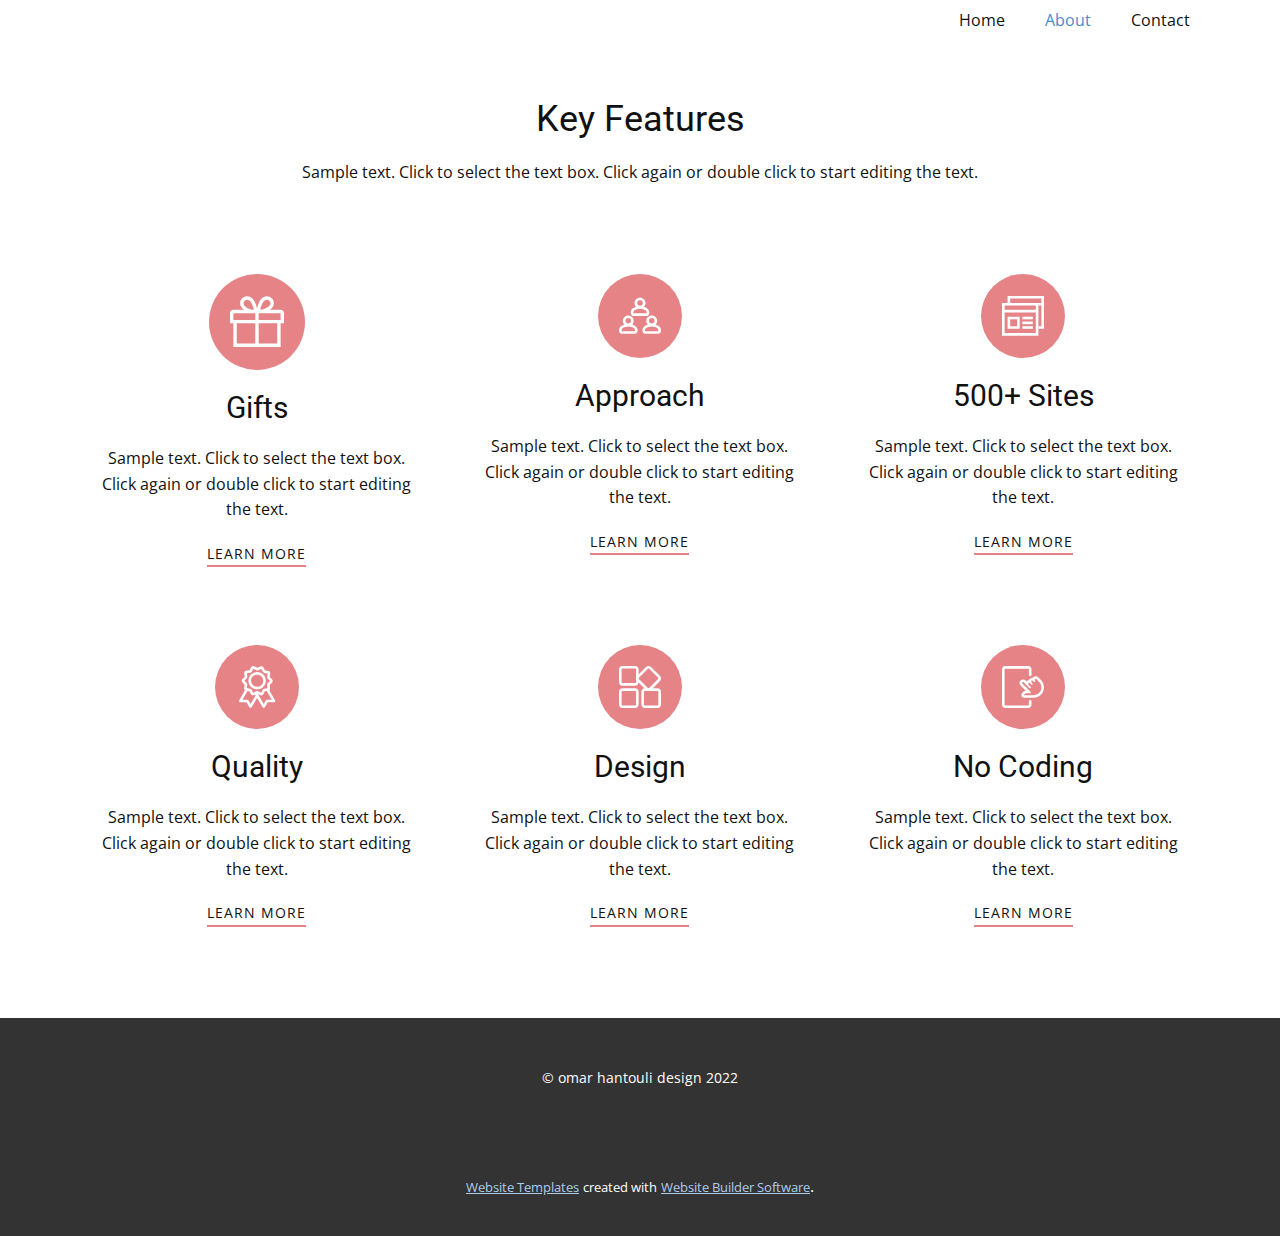
<file: Site1/About.html>
<!DOCTYPE html>
<html style="font-size: 16px;" lang="en"><head>
    <meta name="viewport" content="width=device-width, initial-scale=1.0">
    <meta charset="utf-8">
    <meta name="keywords" content="Key Features">
    <meta name="description" content="">
    <title>About</title>
    <link rel="stylesheet" href="nicepage.css" media="screen">
<link rel="stylesheet" href="About.css" media="screen">
    <script class="u-script" type="text/javascript" src="jquery.js" "="" defer=""></script>
    <script class="u-script" type="text/javascript" src="nicepage.js" "="" defer=""></script>
    <meta name="generator" content="Nicepage 4.17.10, nicepage.com">
    <link id="u-theme-google-font" rel="stylesheet" href="https://fonts.googleapis.com/css?family=Roboto:100,100i,300,300i,400,400i,500,500i,700,700i,900,900i|Open+Sans:300,300i,400,400i,500,500i,600,600i,700,700i,800,800i">
    
    
    <script type="application/ld+json">{
		"@context": "http://schema.org",
		"@type": "Organization",
		"name": ""
}</script>
    <meta name="theme-color" content="#478ac9">
    <meta property="og:title" content="About">
    <meta property="og:type" content="website">
  </head>
  <body class="u-body u-xl-mode" data-lang="en"><header class="u-clearfix u-header u-header" id="sec-b578"><div class="u-clearfix u-sheet u-valign-middle u-sheet-1">
        <nav class="u-menu u-menu-dropdown u-offcanvas u-menu-1">
          <div class="menu-collapse" style="font-size: 1rem; letter-spacing: 0px;">
            <a class="u-button-style u-custom-left-right-menu-spacing u-custom-padding-bottom u-custom-top-bottom-menu-spacing u-nav-link u-text-active-palette-1-base u-text-hover-palette-2-base" href="#">
              <svg class="u-svg-link" viewBox="0 0 24 24"><use xmlns:xlink="http://www.w3.org/1999/xlink" xlink:href="#menu-hamburger"></use></svg>
              <svg class="u-svg-content" version="1.1" id="menu-hamburger" viewBox="0 0 16 16" x="0px" y="0px" xmlns:xlink="http://www.w3.org/1999/xlink" xmlns="http://www.w3.org/2000/svg"><g><rect y="1" width="16" height="2"></rect><rect y="7" width="16" height="2"></rect><rect y="13" width="16" height="2"></rect>
</g></svg>
            </a>
          </div>
          <div class="u-nav-container">
            <ul class="u-nav u-unstyled u-nav-1"><li class="u-nav-item"><a class="u-button-style u-nav-link u-text-active-palette-1-base u-text-hover-palette-2-base" href="Home.html" style="padding: 10px 20px;">Home</a>
</li><li class="u-nav-item"><a class="u-button-style u-nav-link u-text-active-palette-1-base u-text-hover-palette-2-base" href="About.html" style="padding: 10px 20px;">About</a>
</li><li class="u-nav-item"><a class="u-button-style u-nav-link u-text-active-palette-1-base u-text-hover-palette-2-base" href="Contact.html" style="padding: 10px 20px;">Contact</a>
</li></ul>
          </div>
          <div class="u-nav-container-collapse">
            <div class="u-black u-container-style u-inner-container-layout u-opacity u-opacity-95 u-sidenav">
              <div class="u-inner-container-layout u-sidenav-overflow">
                <div class="u-menu-close"></div>
                <ul class="u-align-center u-nav u-popupmenu-items u-unstyled u-nav-2"><li class="u-nav-item"><a class="u-button-style u-nav-link" href="Home.html">Home</a>
</li><li class="u-nav-item"><a class="u-button-style u-nav-link" href="About.html">About</a>
</li><li class="u-nav-item"><a class="u-button-style u-nav-link" href="Contact.html">Contact</a>
</li></ul>
              </div>
            </div>
            <div class="u-black u-menu-overlay u-opacity u-opacity-70"></div>
          </div>
        </nav>
      </div></header>
    <section class="u-align-center u-clearfix u-section-1" id="sec-65b9">
      <div class="u-clearfix u-sheet u-sheet-1">
        <h2 class="u-text u-text-default u-text-1">Key Features</h2>
        <p class="u-text u-text-default u-text-2">Sample text. Click to select the text box. Click again or double click to start editing the text.</p>
        <div class="u-expanded-width u-list u-list-1">
          <div class="u-repeater u-repeater-1">
            <div class="u-align-center u-container-style u-list-item u-repeater-item">
              <div class="u-container-layout u-similar-container u-valign-top u-container-layout-1"><span class="u-icon u-icon-circle u-palette-2-light-1 u-icon-1"><svg class="u-svg-link" preserveAspectRatio="xMidYMin slice" viewBox="0 0 128 128" style=""><use xmlns:xlink="http://www.w3.org/1999/xlink" xlink:href="#svg-0545"></use></svg><svg class="u-svg-content" viewBox="0 0 128 128" id="svg-0545"><path d="m40.6 11c2.3 0 4.4 0.9 6.1 2.5 5.4 5.4 10.8 19.2 8.9 21.2 0 0-0.3 0.3-1.5 0.3-5.5 0-16.1-5.7-19.5-9.2-3.4-3.4-3.4-8.9 0-12.2 1.5-1.7 3.7-2.6 6-2.6m46.8 0.1c2.2 0 4.4 0.8 6.1 2.4 3.4 3.4 3.4 8.9 0 12.2-3.4 3.5-14 9.2-19.5 9.2-1.1 0-1.5-0.3-1.5-0.3-1.9-1.9 3.5-15.7 8.9-21.2 1.6-1.5 3.8-2.3 6-2.3m32.6 32.1v16h-52v-16h52m-60 0v16h-52v-16h52m52 23.9v47.9h-44v-47.9h44m-52 0v47.9h-44v-47.9h44m-19.4-64.1c-4.4 0-8.6 1.7-11.7 4.9-6.5 6.5-6.5 17 0 23.5 1.2 1.2 2.8 2.5 4.7 3.8h-25.6c-4.4 0-8 3.6-8 8v24h8v55.8h112v-55.9h8v-24c0-4.4-3.6-8-8-8h-25.6c1.9-1.3 3.6-2.6 4.7-3.8 6.5-6.5 6.5-17 0-23.5-3-3-7.3-4.8-11.7-4.8s-8.7 1.7-11.7 4.8c-4.6 4.6-7.8 11.7-8.9 14.5-2.2 5.4-3 9.5-2.5 12.8h-0.5c0.5-3.2-0.4-7.4-2.5-12.8-1.2-2.8-4.3-9.9-8.9-14.5-3.2-3.1-7.4-4.8-11.8-4.8z"></path></svg>
            
            
          </span>
                <h3 class="u-align-center u-text u-text-3">Gifts</h3>
                <p class="u-align-center u-text u-text-4">Sample text. Click to select the text box. Click again or double click to start editing the text.</p>
                <a href="" class="u-active-none u-border-2 u-border-palette-2-light-1 u-btn u-btn-rectangle u-button-style u-hover-none u-none u-text-body-color u-btn-1">learn more</a>
              </div>
            </div>
            <div class="u-align-center u-container-style u-list-item u-repeater-item">
              <div class="u-container-layout u-similar-container u-valign-top u-container-layout-2"><span class="u-icon u-icon-circle u-palette-2-light-1 u-icon-2"><svg class="u-svg-link" preserveAspectRatio="xMidYMin slice" viewBox="0 0 128 128" style=""><use xmlns:xlink="http://www.w3.org/1999/xlink" xlink:href="#svg-008e"></use></svg><svg class="u-svg-content" viewBox="0 0 128 128" id="svg-008e"><path d="m44.1 63.9h39.8c4.6 0 8.4-3.9 8.4-8.8v-1.8c0-5.6-2.8-10.7-7.3-13.3-2.4-1.4-5.4-2.9-8.8-4.1 2.8-3 4.6-6.9 4.6-11.3-0.1-9.2-7.6-16.6-16.8-16.6s-16.7 7.4-16.7 16.5c0 4.4 1.7 8.4 4.6 11.3-3.4 1.2-6.5 2.7-8.8 4.1-4.5 2.7-7.3 7.7-7.3 13.3v1.8c-0.1 4.9 3.7 8.9 8.3 8.9zm19.9-48c4.8 0 8.7 3.9 8.7 8.6 0 4.8-3.9 8.6-8.7 8.6s-8.7-3.9-8.7-8.6 3.9-8.6 8.7-8.6zm-20.3 37.3c0-2.7 1.3-5.3 3.4-6.5 4-2.3 10.2-5.1 16.9-5.1s12.9 2.8 16.9 5.1c2.1 1.2 3.4 3.8 3.4 6.5v1.8c0 0.6-0.3 0.9-0.4 0.9h-39.8c-0.1 0-0.4-0.3-0.4-0.9v-1.8zm5.5 40.9c-2.4-1.4-5.4-2.9-8.8-4.1 2.8-3 4.6-7 4.6-11.3 0-9.1-7.5-16.5-16.7-16.5s-16.7 7.4-16.7 16.5c0 4.4 1.7 8.4 4.6 11.3-3.4 1.2-6.5 2.7-8.8 4.1-4.6 2.6-7.4 7.7-7.4 13.3v1.8c0 4.9 3.8 8.8 8.4 8.8h39.8c4.6 0 8.4-3.9 8.4-8.8v-1.8c0-5.6-2.8-10.7-7.4-13.3zm-20.9-24.1c4.8 0 8.7 3.9 8.7 8.6 0 4.8-3.9 8.6-8.7 8.6s-8.7-3.9-8.7-8.6 3.9-8.6 8.7-8.6zm20.3 39.2c0 0.6-0.3 0.9-0.4 0.9h-39.8c-0.1 0-0.4-0.3-0.4-0.9v-1.8c0-2.7 1.3-5.3 3.4-6.5 4-2.3 10.2-5.1 16.9-5.1s12.9 2.8 16.9 5.1c2.1 1.2 3.4 3.8 3.4 6.5v1.8zm72.1-15.1c-2.4-1.4-5.4-2.9-8.8-4.1 2.8-3 4.6-6.9 4.6-11.3 0-9.1-7.5-16.5-16.7-16.5s-16.7 7.4-16.7 16.5c-0.1 4.3 1.7 8.3 4.5 11.3-3.4 1.2-6.5 2.7-8.8 4.1-4.5 2.7-7.3 7.7-7.3 13.3v1.8c0 4.9 3.8 8.8 8.4 8.8h39.8c4.6 0 8.4-3.9 8.4-8.8v-1.8c-0.1-5.6-2.9-10.7-7.4-13.3zm-21-24.1c4.8 0 8.7 3.9 8.7 8.6 0 4.8-3.9 8.6-8.7 8.6s-8.7-3.9-8.7-8.6 3.9-8.6 8.7-8.6zm20.3 39.2c0 0.6-0.3 0.9-0.4 0.9h-39.8c-0.1 0-0.4-0.3-0.4-0.9v-1.8c0-2.7 1.3-5.3 3.4-6.5 4-2.3 10.2-5.1 16.9-5.1s12.9 2.8 16.9 5.1c2.1 1.2 3.4 3.8 3.4 6.5v1.8z"></path></svg>
            
            
          </span>
                <h3 class="u-text u-text-5">Approach</h3>
                <p class="u-text u-text-6">Sample text. Click to select the text box. Click again or double click to start editing the text.</p>
                <a href="" class="u-active-none u-border-2 u-border-palette-2-light-1 u-btn u-btn-rectangle u-button-style u-hover-none u-text-body-color u-btn-2">learn more</a>
              </div>
            </div>
            <div class="u-align-center u-container-style u-list-item u-repeater-item">
              <div class="u-container-layout u-similar-container u-valign-top u-container-layout-3"><span class="u-icon u-icon-circle u-palette-2-light-1 u-icon-3"><svg class="u-svg-link" preserveAspectRatio="xMidYMin slice" viewBox="0 0 128 128" style=""><use xmlns:xlink="http://www.w3.org/1999/xlink" xlink:href="#svg-0de7"></use></svg><svg class="u-svg-content" viewBox="0 0 128 128" id="svg-0de7"><polygon points="128 3 17 3 17 24 25 24 25 11 120 11 120 24 111 24 111 32 120 32 120 95 111 95 111 103 128 103"></polygon><path d="m25 24h-25v100h111v-100h-86zm78 92h-95v-63h95v63zm0-71h-95v-13h95v13z"></path><path d="m46 74v21h-21v-21h21m8-8h-37v37h37v-37z"></path><rect x="62" y="66" width="32" height="8"></rect><rect x="62" y="81" width="32" height="8"></rect><rect x="62" y="95" width="32" height="8"></rect></svg>
            
            
          </span>
                <h3 class="u-text u-text-7">500+ Sites</h3>
                <p class="u-text u-text-8">Sample text. Click to select the text box. Click again or double click to start editing the text.</p>
                <a href="" class="u-active-none u-border-2 u-border-palette-2-light-1 u-btn u-btn-rectangle u-button-style u-hover-none u-text-body-color u-btn-3">learn more</a>
              </div>
            </div>
            <div class="u-align-center u-container-style u-list-item u-repeater-item">
              <div class="u-container-layout u-similar-container u-valign-top u-container-layout-4"><span class="u-icon u-icon-circle u-palette-2-light-1 u-icon-4"><svg class="u-svg-link" preserveAspectRatio="xMidYMin slice" viewBox="0 0 128 128" style=""><use xmlns:xlink="http://www.w3.org/1999/xlink" xlink:href="#svg-6dfc"></use></svg><svg class="u-svg-content" viewBox="0 0 128 128" id="svg-6dfc"><path d="m119.4 104.8-17.8-30.8c1.6-1.3 2.5-3.4 2.4-5.6l-1.3-10.7 7.4-7.6c2.3-2.3 2.4-6.1 0.2-8.8l-7.4-7.9 1.5-10.8c0.3-3.2-2-6.4-5.2-7l-10.7-2.1-5.2-9.4c-1.1-2.2-3.3-3.5-5.8-3.5-0.8 0-1.5 0.1-2.3 0.4l-10.4 4.4-9.6-4.6c-0.9-0.5-1.9-0.7-3-0.7-0.6 0-1.3 0.1-1.9 0.3-1.6 0.5-2.9 1.5-3.8 3l-5.3 9.4-10.7 1.9c-3.4 0.6-5.7 3.7-5.4 7.1l1.3 10.7-7.4 7.6c-2.3 2.3-2.4 6.1-0.2 8.8l7.4 7.9-1.5 10.8c-0.3 2.3 0.8 4.6 2.7 5.9l-17.9 31.3c-0.7 1.1-0.7 2.6-0.1 3.9v0.1l0.1 0.1c0.8 1.2 2 1.9 3.4 1.9h19.2l8.7 14.9c0.8 1.2 2 1.9 3.4 1.9s2.8-0.8 3.5-2l16.6-27.9 16.8 28.3c0.8 1.2 2 1.9 3.4 1.9s2.8-0.8 3.5-2l8.7-15.3h19.2c1.4 0 2.7-0.8 3.4-1.9 0.9-1.1 0.9-2.7 0.1-3.9zm-34.9 11.3-17.9-30.5 7.4 3.6c0.9 0.4 1.8 0.6 2.9 0.6 2.4 0 4.6-1.2 5.7-3.2l5.3-9.4 5.8-1 15.4 26.6h-14.7c-1.4 0-2.8 0.8-3.5 2l-6.4 11.3zm-40-0.3-6.5-11c-0.8-1.2-2-1.9-3.4-1.9h-14.8l15.5-27 5.4 0.9 5.2 9.3c1.1 2.2 3.3 3.5 5.8 3.5 0.8 0 1.5-0.1 2.3-0.4l0.5-0.1 3.9-1.8 1.4 2.4-15.3 26.1zm-11.9-78.1c1.4-1.4 2.1-3.4 1.8-5.3l-1.2-10 10.2-1.8c1.9-0.3 3.6-1.6 4.6-3.2l4.9-8.8 9 4.3c0.9 0.5 1.9 0.7 2.9 0.7s2-0.2 2.9-0.7l9.2-4.1 4.9 9.1c1.1 1.7 2.7 2.9 4.5 3.1l10 1.9-1.4 10c-0.3 1.9 0.3 4 1.7 5.3l6.9 7.3-7 7.1c-1.5 1.4-2.1 3.4-1.8 5.3l1.2 9.9-9.9 1.6c-2 0.3-3.7 1.6-4.6 3.2l-4.9 8.8-9-4.3c-0.9-0.5-1.9-0.7-2.9-0.7s-2 0.2-2.9 0.7l-9.2 4.2-4.9-9c-1.1-1.7-2.8-2.9-4.6-3.1l-10.1-1.8 1.4-10c0.3-1.9-0.3-4-1.7-5.3l-6.8-7.4 6.8-7z"></path><path d="m64.5 71c14.7 0 26.6-11.7 26.6-26.2 0-14.4-11.9-26.2-26.6-26.2s-26.6 11.7-26.6 26.2 11.9 26.2 26.6 26.2zm0-44.4c10.2 0 18.6 8.2 18.6 18.3s-8.3 18.3-18.6 18.3c-10.2 0-18.6-8.2-18.6-18.3s8.4-18.3 18.6-18.3z"></path></svg>
            
            
          </span>
                <h3 class="u-text u-text-9">Quality</h3>
                <p class="u-text u-text-10">Sample text. Click to select the text box. Click again or double click to start editing the text.</p>
                <a href="" class="u-active-none u-border-2 u-border-palette-2-light-1 u-btn u-btn-rectangle u-button-style u-hover-none u-none u-text-body-color u-btn-4">learn more</a>
              </div>
            </div>
            <div class="u-align-center u-container-style u-list-item u-repeater-item">
              <div class="u-container-layout u-similar-container u-valign-top u-container-layout-5"><span class="u-icon u-icon-circle u-palette-2-light-1 u-icon-5"><svg class="u-svg-link" preserveAspectRatio="xMidYMin slice" viewBox="0 0 128 128" style=""><use xmlns:xlink="http://www.w3.org/1999/xlink" xlink:href="#svg-ad25"></use></svg><svg class="u-svg-content" viewBox="0 0 128 128" id="svg-ad25"><path d="m117.4 76c1.5 0 2.7 1.2 2.7 2.7v38.7c0 1.5-1.2 2.7-2.7 2.7h-38.7c-1.5 0-2.7-1.2-2.7-2.7v-38.7c0-1.5 1.2-2.7 2.7-2.7h38.7m0-7.9h-38.7c-5.8 0-10.6 4.8-10.6 10.6v38.7c0 5.8 4.8 10.6 10.6 10.6h38.7c5.8 0 10.6-4.8 10.6-10.6v-38.7c0-5.8-4.8-10.6-10.6-10.6z"></path><path d="m49.3 7.9c1.5 0 2.7 1.2 2.7 2.7v38.7c0 1.5-1.2 2.7-2.7 2.7h-38.7c-1.5 0-2.7-1.2-2.7-2.7v-38.7c0-1.5 1.2-2.7 2.7-2.7h38.7m0-7.9h-38.7c-5.8 0-10.6 4.8-10.6 10.6v38.7c0 5.8 4.8 10.6 10.6 10.6h38.7c5.8 0 10.6-4.8 10.6-10.6v-38.7c0-5.8-4.8-10.6-10.6-10.6z"></path><path d="m90 7.9c0.7 0 1.4 0.3 1.9 0.8l27.4 27.4c1 1 1 2.7 0 3.8l-27.4 27.3c-0.5 0.5-1.2 0.8-1.9 0.8s-1.4-0.3-1.9-0.8l-27.3-27.3c-1-1-1-2.7 0-3.8l27.3-27.4c0.6-0.5 1.3-0.8 1.9-0.8m0-7.9c-2.8 0-5.5 1.1-7.5 3.1l-27.3 27.4c-2 2-3.1 4.7-3.1 7.5s1.1 5.5 3.1 7.5l27.4 27.4c2 2 4.7 3.1 7.5 3.1s5.5-1.1 7.5-3.1l27.4-27.4c2-2 3.1-4.7 3.1-7.5s-1.1-5.5-3.1-7.5l-27.5-27.4c-2-2-4.6-3.1-7.5-3.1z"></path><path d="m49.3 76c1.5 0 2.7 1.2 2.7 2.7v38.7c0 1.5-1.2 2.7-2.7 2.7h-38.7c-1.5 0-2.7-1.2-2.7-2.7v-38.7c0-1.5 1.2-2.7 2.7-2.7h38.7m0-7.9h-38.7c-5.8 0-10.6 4.8-10.6 10.6v38.7c0 5.8 4.8 10.6 10.6 10.6h38.7c5.8 0 10.6-4.8 10.6-10.6v-38.7c0-5.8-4.8-10.6-10.6-10.6z"></path></svg>
            
            
          </span>
                <h3 class="u-text u-text-11">Design</h3>
                <p class="u-text u-text-12">Sample text. Click to select the text box. Click again or double click to start editing the text.</p>
                <a href="" class="u-active-none u-border-2 u-border-palette-2-light-1 u-btn u-btn-rectangle u-button-style u-hover-none u-text-body-color u-btn-5">learn more</a>
              </div>
            </div>
            <div class="u-align-center u-container-style u-list-item u-repeater-item">
              <div class="u-container-layout u-similar-container u-valign-top u-container-layout-6"><span class="u-icon u-icon-circle u-palette-2-light-1 u-icon-6"><svg class="u-svg-link" preserveAspectRatio="xMidYMin slice" viewBox="0 0 128 128" style=""><use xmlns:xlink="http://www.w3.org/1999/xlink" xlink:href="#svg-a1cc"></use></svg><svg class="u-svg-content" viewBox="0 0 128 128" id="svg-a1cc"><path d="m102.7 39.2c0.8 0 1.5 0.3 2.1 0.9l7.8 7.8c4.8 4.8 7.7 11.5 7.4 18.3-0.6 12.6-11 22.6-23.7 22.6h-29c-0.1 0-0.1-0.1-0.1-0.2 1.1-3 4.1-5.2 7.5-5.2h10.5c0.9 0 1.8-0.4 2.3-1.1 0.8-1.1 0.7-2.6-0.3-3.5l-24.9-24.8c-0.6-0.6-0.9-1.3-0.9-2.1s0.3-1.5 0.9-2.1 1.3-0.8 2.1-0.8 1.5 0.3 2.1 0.8l16.9 16.9c0.5 0.5 1.2 0.8 1.9 0.8s1.4-0.3 1.9-0.8 0.8-1.2 0.8-1.9-0.3-1.4-0.8-1.9l-6.7-6.7c-0.6-0.6-0.9-1.3-0.9-2.1s0.3-1.5 0.9-2.1 1.3-0.8 2.1-0.8 1.5 0.3 2.1 0.8l4 4c0.5 0.5 1.2 0.8 1.9 0.8s1.4-0.3 1.9-0.8 0.8-1.2 0.8-1.9-0.3-1.4-0.8-1.9l-2.7-2.7c-0.5-0.5-0.8-1.2-0.8-2s0.3-1.5 0.9-2.1 1.3-0.9 2.1-0.9 1.5 0.3 2.1 0.9l2.7 2.7c0.5 0.5 1.2 0.8 1.9 0.8s1.4-0.3 1.9-0.8 0.8-1.2 0.8-1.9-0.2-1.3-0.7-1.8c-0.8-0.9-1.2-2.1-0.8-3.3 0.5-1.3 1.6-1.9 2.8-1.9m0-8c-2.9 0-5.7 1.1-7.8 3.2-0.7 0.7-1.2 1.4-1.7 2.1 0 0-0.1 0.1-0.1 0-0.4 0-0.8-0.1-1.1-0.1-2.9 0-5.7 1.1-7.8 3.2-1 1-1.8 2.2-2.3 3.4 0 0 0 0.1-0.1 0.1-2.6 0.2-5.1 1.3-6.9 3.2l-0.2 0.2-2.5-2.5c-2-2-4.9-3.2-7.8-3.2s-5.7 1.1-7.8 3.2-3.2 4.9-3.2 7.8c0 3 1.2 5.7 3.2 7.8l15.8 15.8c0.1 0.1 0 0.2-0.1 0.2-5.8 0.8-10.8 4.8-12.8 10.5-1.9 5.2 2 10.7 7.5 10.7h29.1c8.5 0 16.4-3.3 22.4-9.3 6.1-6.1 9.4-14.3 9.3-23-0.1-8.4-3.8-16.4-9.8-22.4l-7.8-7.8c-1.8-2-4.6-3.1-7.5-3.1z"></path><path d="m82.1 118c0 1.1-0.9 2-2 2h-70.2c-1.1 0-2-0.9-2-2v-108c0-1.1 0.9-2 2-2h70.1c1.1 0 2 0.9 2 2v16.9c0 2.2 1.8 4 4 4s4-1.8 4-4v-16.9c0-5.5-4.5-10-9.9-10h-70.2c-5.4 0-9.9 4.5-9.9 10v108c0 5.5 4.5 10 9.9 10h70.1c5.5 0 9.9-4.5 9.9-10v-10.6c0-2.2-1.8-4-4-4s-4 1.8-4 4v10.6z"></path></svg>
            
            
          </span>
                <h3 class="u-text u-text-13">No Coding</h3>
                <p class="u-text u-text-14">Sample text. Click to select the text box. Click again or double click to start editing the text.</p>
                <a href="" class="u-active-none u-border-2 u-border-palette-2-light-1 u-btn u-btn-rectangle u-button-style u-hover-none u-text-body-color u-btn-6">learn more</a>
              </div>
            </div>
          </div>
        </div>
      </div>
    </section>
    
    
    <footer class="u-align-center u-clearfix u-footer u-grey-80 u-footer" id="sec-12a4"><div class="u-clearfix u-sheet u-sheet-1">
        <p class="u-small-text u-text u-text-variant u-text-1">© omar hantouli design 2022</p>
      </div></footer>
    <section class="u-backlink u-clearfix u-grey-80">
      <a class="u-link" href="https://nicepage.com/website-templates" target="_blank">
        <span>Website Templates</span>
      </a>
      <p class="u-text">
        <span>created with</span>
      </p>
      <a class="u-link" href="" target="_blank">
        <span>Website Builder Software</span>
      </a>. 
    </section>
  
</body></html>
</file>
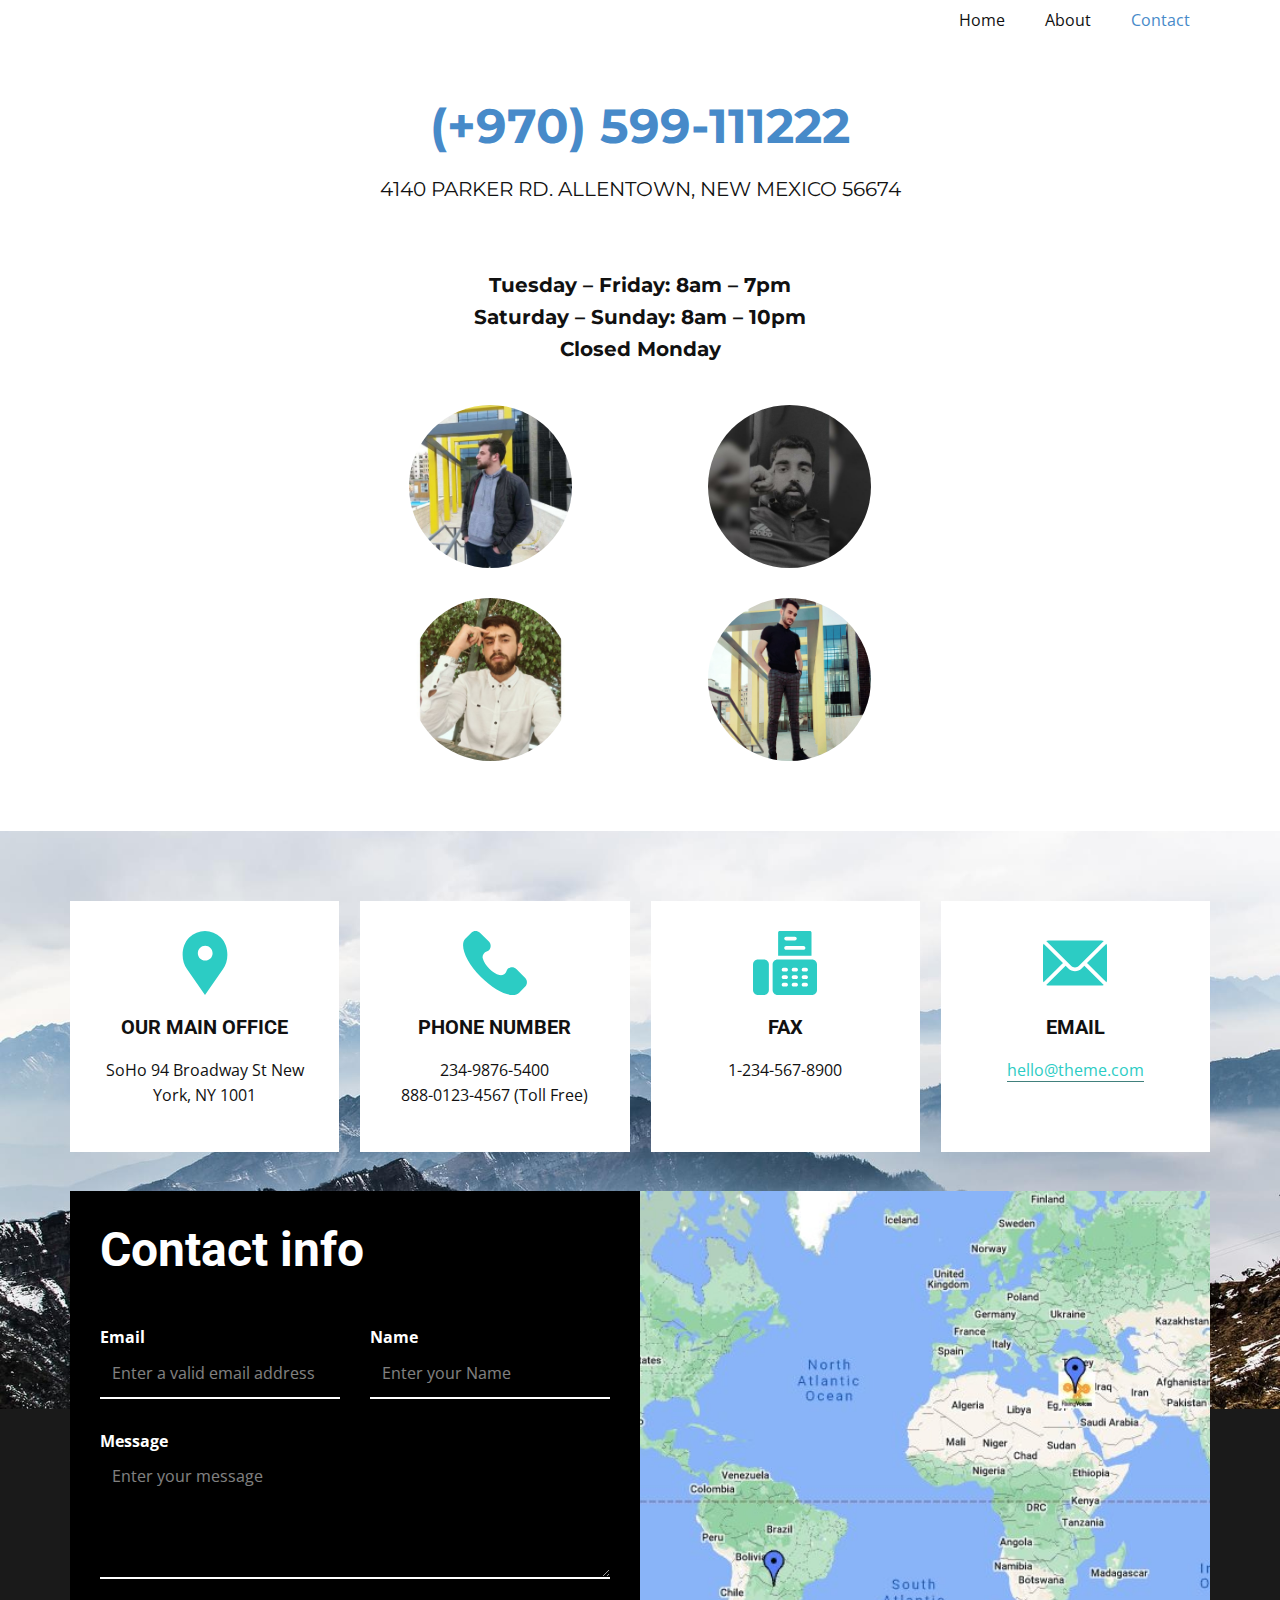
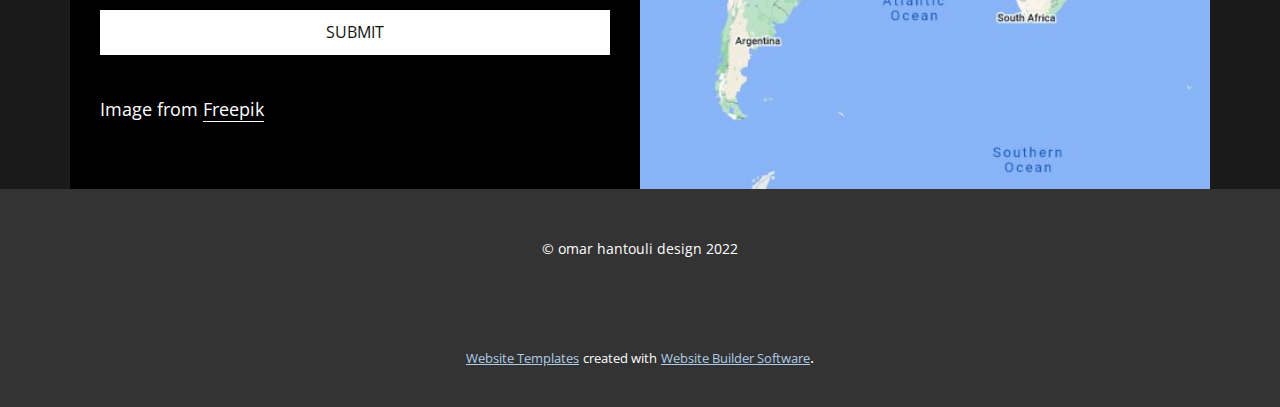
<file: Site1/Contact.html>
<!DOCTYPE html>
<html style="font-size: 16px;" lang="en"><head>
    <meta name="viewport" content="width=device-width, initial-scale=1.0">
    <meta charset="utf-8">
    <meta name="keywords" content="​(+970) 599-111222">
    <meta name="description" content="">
    <title>Contact</title>
    <link rel="stylesheet" href="nicepage.css" media="screen">
<link rel="stylesheet" href="Contact.css" media="screen">
    <script class="u-script" type="text/javascript" src="jquery.js" "="" defer=""></script>
    <script class="u-script" type="text/javascript" src="nicepage.js" "="" defer=""></script>
    <meta name="generator" content="Nicepage 4.17.10, nicepage.com">
    <link id="u-theme-google-font" rel="stylesheet" href="https://fonts.googleapis.com/css?family=Roboto:100,100i,300,300i,400,400i,500,500i,700,700i,900,900i|Open+Sans:300,300i,400,400i,500,500i,600,600i,700,700i,800,800i">
    <link id="u-page-google-font" rel="stylesheet" href="https://fonts.googleapis.com/css?family=Montserrat:100,100i,200,200i,300,300i,400,400i,500,500i,600,600i,700,700i,800,800i,900,900i">



    <script type="application/ld+json">{
		"@context": "http://schema.org",
		"@type": "Organization",
		"name": ""
}</script>
    <meta name="theme-color" content="#478ac9">
    <meta property="og:title" content="Contact">
    <meta property="og:type" content="website">
  </head>
  <body class="u-body u-xl-mode" data-lang="en"><header class="u-clearfix u-header u-header" id="sec-b578"><div class="u-clearfix u-sheet u-valign-middle u-sheet-1">
        <nav class="u-menu u-menu-dropdown u-offcanvas u-menu-1">
          <div class="menu-collapse" style="font-size: 1rem; letter-spacing: 0px;">
            <a class="u-button-style u-custom-left-right-menu-spacing u-custom-padding-bottom u-custom-top-bottom-menu-spacing u-nav-link u-text-active-palette-1-base u-text-hover-palette-2-base" href="#">
              <svg class="u-svg-link" viewBox="0 0 24 24"><use xmlns:xlink="http://www.w3.org/1999/xlink" xlink:href="#menu-hamburger"></use></svg>
              <svg class="u-svg-content" version="1.1" id="menu-hamburger" viewBox="0 0 16 16" x="0px" y="0px" xmlns:xlink="http://www.w3.org/1999/xlink" xmlns="http://www.w3.org/2000/svg"><g><rect y="1" width="16" height="2"></rect><rect y="7" width="16" height="2"></rect><rect y="13" width="16" height="2"></rect>
</g></svg>
            </a>
          </div>
          <div class="u-nav-container">
            <ul class="u-nav u-unstyled u-nav-1"><li class="u-nav-item"><a class="u-button-style u-nav-link u-text-active-palette-1-base u-text-hover-palette-2-base" href="Home.html" style="padding: 10px 20px;">Home</a>
</li><li class="u-nav-item"><a class="u-button-style u-nav-link u-text-active-palette-1-base u-text-hover-palette-2-base" href="About.html" style="padding: 10px 20px;">About</a>
</li><li class="u-nav-item"><a class="u-button-style u-nav-link u-text-active-palette-1-base u-text-hover-palette-2-base" href="Contact.html" style="padding: 10px 20px;">Contact</a>
</li></ul>
          </div>
          <div class="u-nav-container-collapse">
            <div class="u-black u-container-style u-inner-container-layout u-opacity u-opacity-95 u-sidenav">
              <div class="u-inner-container-layout u-sidenav-overflow">
                <div class="u-menu-close"></div>
                <ul class="u-align-center u-nav u-popupmenu-items u-unstyled u-nav-2"><li class="u-nav-item"><a class="u-button-style u-nav-link" href="Home.html">Home</a>
</li><li class="u-nav-item"><a class="u-button-style u-nav-link" href="About.html">About</a>
</li><li class="u-nav-item"><a class="u-button-style u-nav-link" href="Contact.html">Contact</a>
</li></ul>
              </div>
            </div>
            <div class="u-black u-menu-overlay u-opacity u-opacity-70"></div>
          </div>
        </nav>
      </div></header>
    <section class="u-align-center u-clearfix u-section-1" id="carousel_f428">
      <div class="u-clearfix u-sheet u-sheet-1">
        <h2 class="u-custom-font u-font-montserrat u-text u-text-default u-text-palette-1-base u-text-1"> (+970) 599-111222</h2>
        <p class="u-custom-font u-font-montserrat u-text u-text-default u-text-2"> 4140 PARKER RD. ALLENTOWN, NEW MEXICO 56674<br>
          <br>
          <br>
          <span style="font-weight: 700;">Tuesday – Friday: 8am – 7pm <br>Saturday – Sunday: 8am – 10pm<br>Closed Monday
          </span>
        </p>
        <div class="u-list u-list-1">
          <div class="u-repeater u-repeater-1">
            <div class="u-align-center u-container-style u-list-item u-repeater-item">
              <div class="u-container-layout u-similar-container u-valign-bottom u-container-layout-1">
                <img style="border-radius: 100%;" class="u-image u-image-contain u-image-default u-image-1" src="images/e7cb80e5-cdc4-4476-8051-543b4f37fed6.jpg" alt="" data-image-width="1440" data-image-height="1441" data-animation-name="" data-animation-duration="0" data-animation-delay="0" data-animation-direction="">
              </div>
            </div>
            <div class="u-align-center u-container-style u-list-item u-repeater-item">
              <div class="u-container-layout u-similar-container u-valign-bottom u-container-layout-2">
                <img style="border-radius: 100%;" class="u-image u-image-contain u-image-default u-image-2" src="images/0af228bb-ca64-4376-a418-79e957d43229.jpg" alt="" data-image-width="1440" data-image-height="1439" data-animation-name="" data-animation-duration="0" data-animation-delay="0" data-animation-direction="">
              </div>
            </div>
            <div class="u-align-center u-container-style u-list-item u-repeater-item">
              <div class="u-container-layout u-similar-container u-valign-bottom u-container-layout-3">
                <img style="border-radius: 100%;" class="u-image u-image-contain u-image-default u-image-3" src="images/75fd1f4d-1faf-4ba2-aeb4-92a5d163518d.jpg" alt="" data-image-width="1439" data-image-height="1440" data-animation-name="" data-animation-duration="0" data-animation-delay="0" data-animation-direction="">
              </div>
            </div>
            <div class="u-align-center u-container-style u-list-item u-repeater-item">
              <div class="u-container-layout u-similar-container u-valign-bottom u-container-layout-4">
                <img style="border-radius: 100%;" class="u-image u-image-contain u-image-default u-image-4" src="images/3bc4dc76-62ba-4a50-bd94-f0dba82fb03c.jpg" alt="" data-image-width="1512" data-image-height="1512" data-animation-name="" data-animation-duration="0" data-animation-delay="0" data-animation-direction="">
              </div>
            </div>
          </div>
        </div>
      </div>
    </section>
    <section class="u-clearfix u-grey-90 u-valign-middle-md u-section-2" id="carousel_e09c">
      <img class="u-expanded-width u-image u-image-1" src="images/fgfg-min.jpg" data-image-width="1920" data-image-height="1003">
      <div class="u-list u-list-1">
        <div class="u-repeater u-repeater-1">
          <div class="u-align-center u-container-style u-list-item u-repeater-item u-white u-list-item-1">
            <div class="u-container-layout u-similar-container u-valign-top u-container-layout-1"><span class="u-icon u-icon-circle u-text-palette-4-dark-1 u-icon-1"><svg class="u-svg-link" preserveAspectRatio="xMidYMin slice" viewBox="0 0 52 52" style=""><use xmlns:xlink="http://www.w3.org/1999/xlink" xlink:href="#svg-077e"></use></svg><svg class="u-svg-content" viewBox="0 0 52 52" x="0px" y="0px" id="svg-077e" style="enable-background:new 0 0 52 52;"><path style="fill:currentColor;" d="M38.853,5.324L38.853,5.324c-7.098-7.098-18.607-7.098-25.706,0h0
	C6.751,11.72,6.031,23.763,11.459,31L26,52l14.541-21C45.969,23.763,45.249,11.72,38.853,5.324z M26.177,24c-3.314,0-6-2.686-6-6
	s2.686-6,6-6s6,2.686,6,6S29.491,24,26.177,24z"></path></svg></span>
              <h5 class="u-text u-text-1">our main office</h5>
              <p class="u-text u-text-2">SoHo 94 Broadway St New York, NY 1001</p>
            </div>
          </div>
          <div class="u-align-center u-container-style u-list-item u-repeater-item u-white u-list-item-2">
            <div class="u-container-layout u-similar-container u-valign-top u-container-layout-2"><span class="u-icon u-icon-circle u-text-palette-4-dark-1 u-icon-2"><svg class="u-svg-link" preserveAspectRatio="xMidYMin slice" viewBox="0 0 513.64 513.64" style=""><use xmlns:xlink="http://www.w3.org/1999/xlink" xlink:href="#svg-9786"></use></svg><svg class="u-svg-content" viewBox="0 0 513.64 513.64" x="0px" y="0px" id="svg-9786" style="enable-background:new 0 0 513.64 513.64;"><g><g><path d="M499.66,376.96l-71.68-71.68c-25.6-25.6-69.12-15.359-79.36,17.92c-7.68,23.041-33.28,35.841-56.32,30.72    c-51.2-12.8-120.32-79.36-133.12-133.12c-7.68-23.041,7.68-48.641,30.72-56.32c33.28-10.24,43.52-53.76,17.92-79.36l-71.68-71.68    c-20.48-17.92-51.2-17.92-69.12,0l-48.64,48.64c-48.64,51.2,5.12,186.88,125.44,307.2c120.32,120.32,256,176.641,307.2,125.44    l48.64-48.64C517.581,425.6,517.581,394.88,499.66,376.96z"></path>
</g>
</g></svg></span>
              <h5 class="u-text u-text-3">phone number</h5>
              <p class="u-text u-text-4">234-9876-5400 <br>888-0123-4567 (Toll Free)
              </p>
            </div>
          </div>
          <div class="u-align-center u-container-style u-list-item u-repeater-item u-white u-list-item-3">
            <div class="u-container-layout u-similar-container u-valign-top u-container-layout-3"><span class="u-icon u-icon-circle u-text-palette-4-dark-1 u-icon-3"><svg class="u-svg-link" preserveAspectRatio="xMidYMin slice" viewBox="0 0 512 512" style=""><use xmlns:xlink="http://www.w3.org/1999/xlink" xlink:href="#svg-d01e"></use></svg><svg class="u-svg-content" viewBox="0 0 512 512" id="svg-d01e"><path d="m201 12.714v184.286h267v-184.286c0-7.022-5.692-12.714-12.714-12.714h-241.572c-7.022 0-12.714 5.692-12.714 12.714zm63.89 33.131h70.271c8.284 0 15 6.716 15 15s-6.716 15-15 15h-70.271c-8.284 0-15-6.716-15-15s6.715-15 15-15zm0 75.142h139.22c8.284 0 15 6.716 15 15s-6.716 15-15 15h-139.22c-8.284 0-15-6.716-15-15s6.715-15 15-15z"></path><path d="m472 227h-275c-22.091 0-40 17.909-40 40v205c0 22.091 17.909 40 40 40h275c22.091 0 40-17.909 40-40v-205c0-22.091-17.909-40-40-40zm-207.5 217.5h-20c-8.284 0-15-6.716-15-15s6.716-15 15-15h20c8.284 0 15 6.716 15 15s-6.716 15-15 15zm0-60h-20c-8.284 0-15-6.716-15-15s6.716-15 15-15h20c8.284 0 15 6.716 15 15s-6.716 15-15 15zm0-60h-20c-8.284 0-15-6.716-15-15s6.716-15 15-15h20c8.284 0 15 6.716 15 15s-6.716 15-15 15zm80 120h-20c-8.284 0-15-6.716-15-15s6.716-15 15-15h20c8.284 0 15 6.716 15 15s-6.716 15-15 15zm0-60h-20c-8.284 0-15-6.716-15-15s6.716-15 15-15h20c8.284 0 15 6.716 15 15s-6.716 15-15 15zm0-60h-20c-8.284 0-15-6.716-15-15s6.716-15 15-15h20c8.284 0 15 6.716 15 15s-6.716 15-15 15zm80 120h-20c-8.284 0-15-6.716-15-15s6.716-15 15-15h20c8.284 0 15 6.716 15 15s-6.716 15-15 15zm0-60h-20c-8.284 0-15-6.716-15-15s6.716-15 15-15h20c8.284 0 15 6.716 15 15s-6.716 15-15 15zm0-60h-20c-8.284 0-15-6.716-15-15s6.716-15 15-15h20c8.284 0 15 6.716 15 15s-6.716 15-15 15z"></path><path d="m87 227h-47c-22.091 0-40 17.909-40 40v205c0 22.091 17.909 40 40 40h47c22.091 0 40-17.909 40-40v-205c0-22.091-17.909-40-40-40z"></path></svg></span>
              <h5 class="u-text u-text-5">Fax</h5>
              <p class="u-text u-text-6">1-234-567-8900</p>
            </div>
          </div>
          <div class="u-align-center u-container-style u-list-item u-repeater-item u-white u-list-item-4">
            <div class="u-container-layout u-similar-container u-valign-top u-container-layout-4"><span class="u-icon u-icon-circle u-text-palette-4-dark-1 u-icon-4"><svg class="u-svg-link" preserveAspectRatio="xMidYMin slice" viewBox="0 0 512 512" style=""><use xmlns:xlink="http://www.w3.org/1999/xlink" xlink:href="#svg-9f82"></use></svg><svg class="u-svg-content" viewBox="0 0 512 512" x="0px" y="0px" id="svg-9f82" style="enable-background:new 0 0 512 512;"><g><g><path d="M507.49,101.721L352.211,256L507.49,410.279c2.807-5.867,4.51-12.353,4.51-19.279V121    C512,114.073,510.297,107.588,507.49,101.721z"></path>
</g>
</g><g><g><path d="M467,76H45c-6.927,0-13.412,1.703-19.279,4.51l198.463,197.463c17.548,17.548,46.084,17.548,63.632,0L486.279,80.51    C480.412,77.703,473.927,76,467,76z"></path>
</g>
</g><g><g><path d="M4.51,101.721C1.703,107.588,0,114.073,0,121v270c0,6.927,1.703,13.413,4.51,19.279L159.789,256L4.51,101.721z"></path>
</g>
</g><g><g><path d="M331,277.211l-21.973,21.973c-29.239,29.239-76.816,29.239-106.055,0L181,277.211L25.721,431.49    C31.588,434.297,38.073,436,45,436h422c6.927,0,13.412-1.703,19.279-4.51L331,277.211z"></path>
</g>
</g></svg></span>
              <h5 class="u-text u-text-7">Email</h5>
              <p class="u-text u-text-8">
                <a href="mailto:hello@theme.com" class="u-active-none u-border-1 u-border-active-black u-border-hover-black u-border-palette-4-dark-2 u-btn u-button-link u-button-style u-hover-none u-none u-text-active-black u-text-hover-black u-text-palette-4-dark-1 u-btn-1">hello@theme.com</a>
              </p>
            </div>
          </div>
        </div>
      </div>
      <div class="u-clearfix u-layout-wrap u-layout-wrap-1">
        <div class="u-layout">
          <div class="u-layout-row">
            <div class="u-align-left u-black u-container-style u-layout-cell u-left-cell u-size-30 u-layout-cell-1">
              <div class="u-container-layout u-valign-top u-container-layout-5">
                <h3 class="u-text u-text-body-alt-color u-text-default u-text-9">Contact info</h3>
                <div class="u-expanded-width-sm u-expanded-width-xs u-form u-form-1">
                  <form action="//publish.nicepage.com/Form/Process" method="POST" class="u-clearfix u-form-spacing-30 u-form-vertical u-inner-form" style="padding: 0px;" source="email" name="form">
                    <div class="u-form-email u-form-group u-form-partition-factor-2">
                      <label for="email-319a" class="u-label u-text-body-alt-color u-label-1">Email</label>
                      <input type="email" placeholder="Enter a valid email address" id="email-319a" name="email" class="u-border-2 u-border-no-left u-border-no-right u-border-no-top u-border-white u-input u-input-rectangle" required="">
                    </div>
                    <div class="u-form-group u-form-name u-form-partition-factor-2">
                      <label for="name-319a" class="u-label u-text-body-alt-color u-label-2">Name</label>
                      <input type="text" placeholder="Enter your Name" id="name-319a" name="name" class="u-border-2 u-border-no-left u-border-no-right u-border-no-top u-border-white u-input u-input-rectangle" required="">
                    </div>
                    <div class="u-form-group u-form-message">
                      <label for="message-319a" class="u-label u-text-body-alt-color u-label-3">Message</label>
                      <textarea placeholder="Enter your message" rows="4" cols="50" id="message-319a" name="message" class="u-border-2 u-border-no-left u-border-no-right u-border-no-top u-border-white u-input u-input-rectangle" required=""></textarea>
                    </div>
                    <div class="u-align-left u-form-group u-form-submit">
                      <a href="#" class="u-btn u-btn-submit u-button-style u-white u-btn-2">Submit</a>
                      <input type="submit" value="submit" class="u-form-control-hidden" wfd-invisible="true">
                    </div>
                    <div class="u-form-send-message u-form-send-success" wfd-invisible="true"> Thank you! Your message has been sent. </div>
                    <div class="u-form-send-error u-form-send-message" wfd-invisible="true"> Unable to send your message. Please fix errors then try again. </div>
                    <input type="hidden" value="" name="recaptchaResponse" wfd-invisible="true">
                    <input type="hidden" name="formServices" value="11d5283c592ddd32822914e8679c6f0d">
                  </form>
                </div>
                <p class="u-text u-text-10">Image from <a href="https://www.freepik.com/photos/clouds" class="u-active-none u-border-1 u-border-white u-btn u-button-link u-button-style u-hover-none u-none u-text-body-alt-color u-btn-3">Freepik</a>
                </p>
              </div>
            </div>
            <div class="u-container-style u-image u-layout-cell u-right-cell u-size-30 u-image-2" data-image-width="504" data-image-height="520">
              <div class="u-container-layout u-container-layout-6"></div>
            </div>
          </div>
        </div>
      </div>
    </section>


    <footer class="u-align-center u-clearfix u-footer u-grey-80 u-footer" id="sec-12a4"><div class="u-clearfix u-sheet u-sheet-1">
        <p class="u-small-text u-text u-text-variant u-text-1">© omar hantouli design 2022</p>
      </div></footer>
    <section class="u-backlink u-clearfix u-grey-80">
      <a class="u-link" href="https://nicepage.com/website-templates" target="_blank">
        <span>Website Templates</span>
      </a>
      <p class="u-text">
        <span>created with</span>
      </p>
      <a class="u-link" href="" target="_blank">
        <span>Website Builder Software</span>
      </a>.
    </section>

</body></html>
</file>
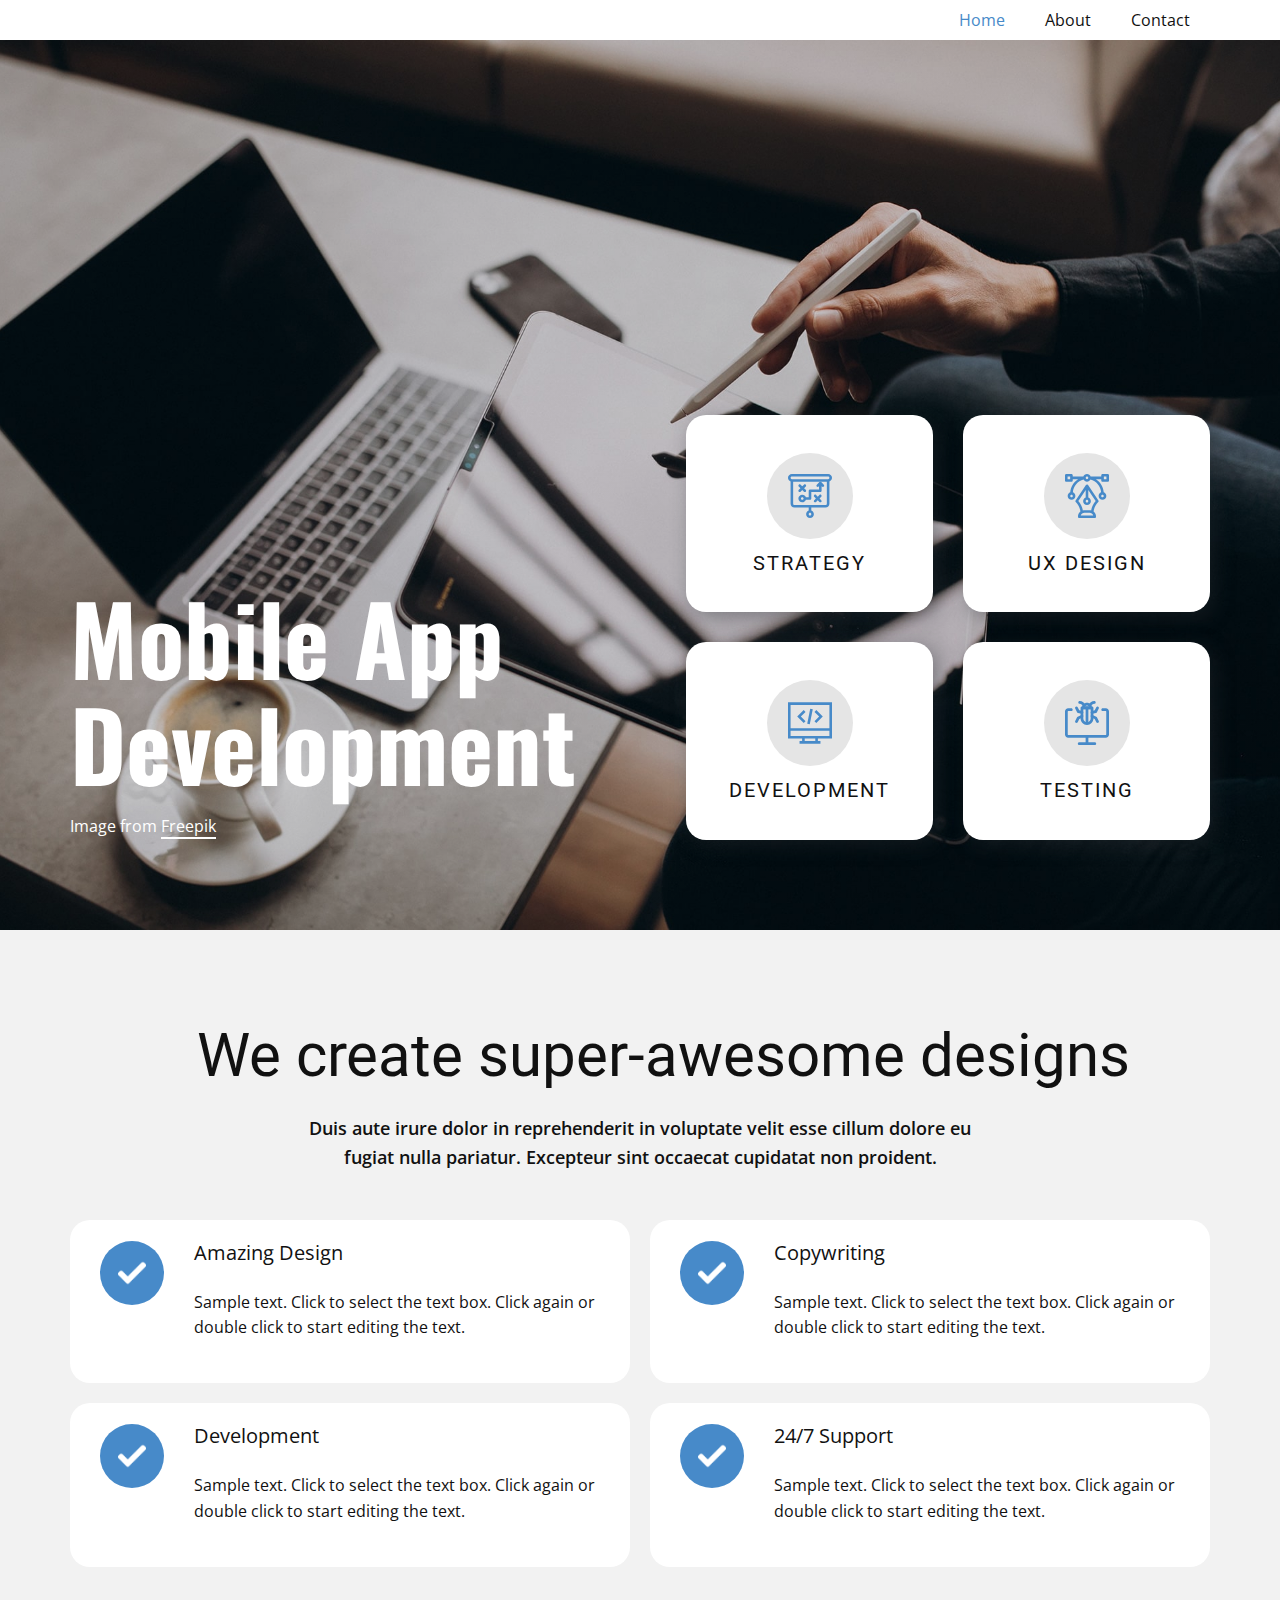
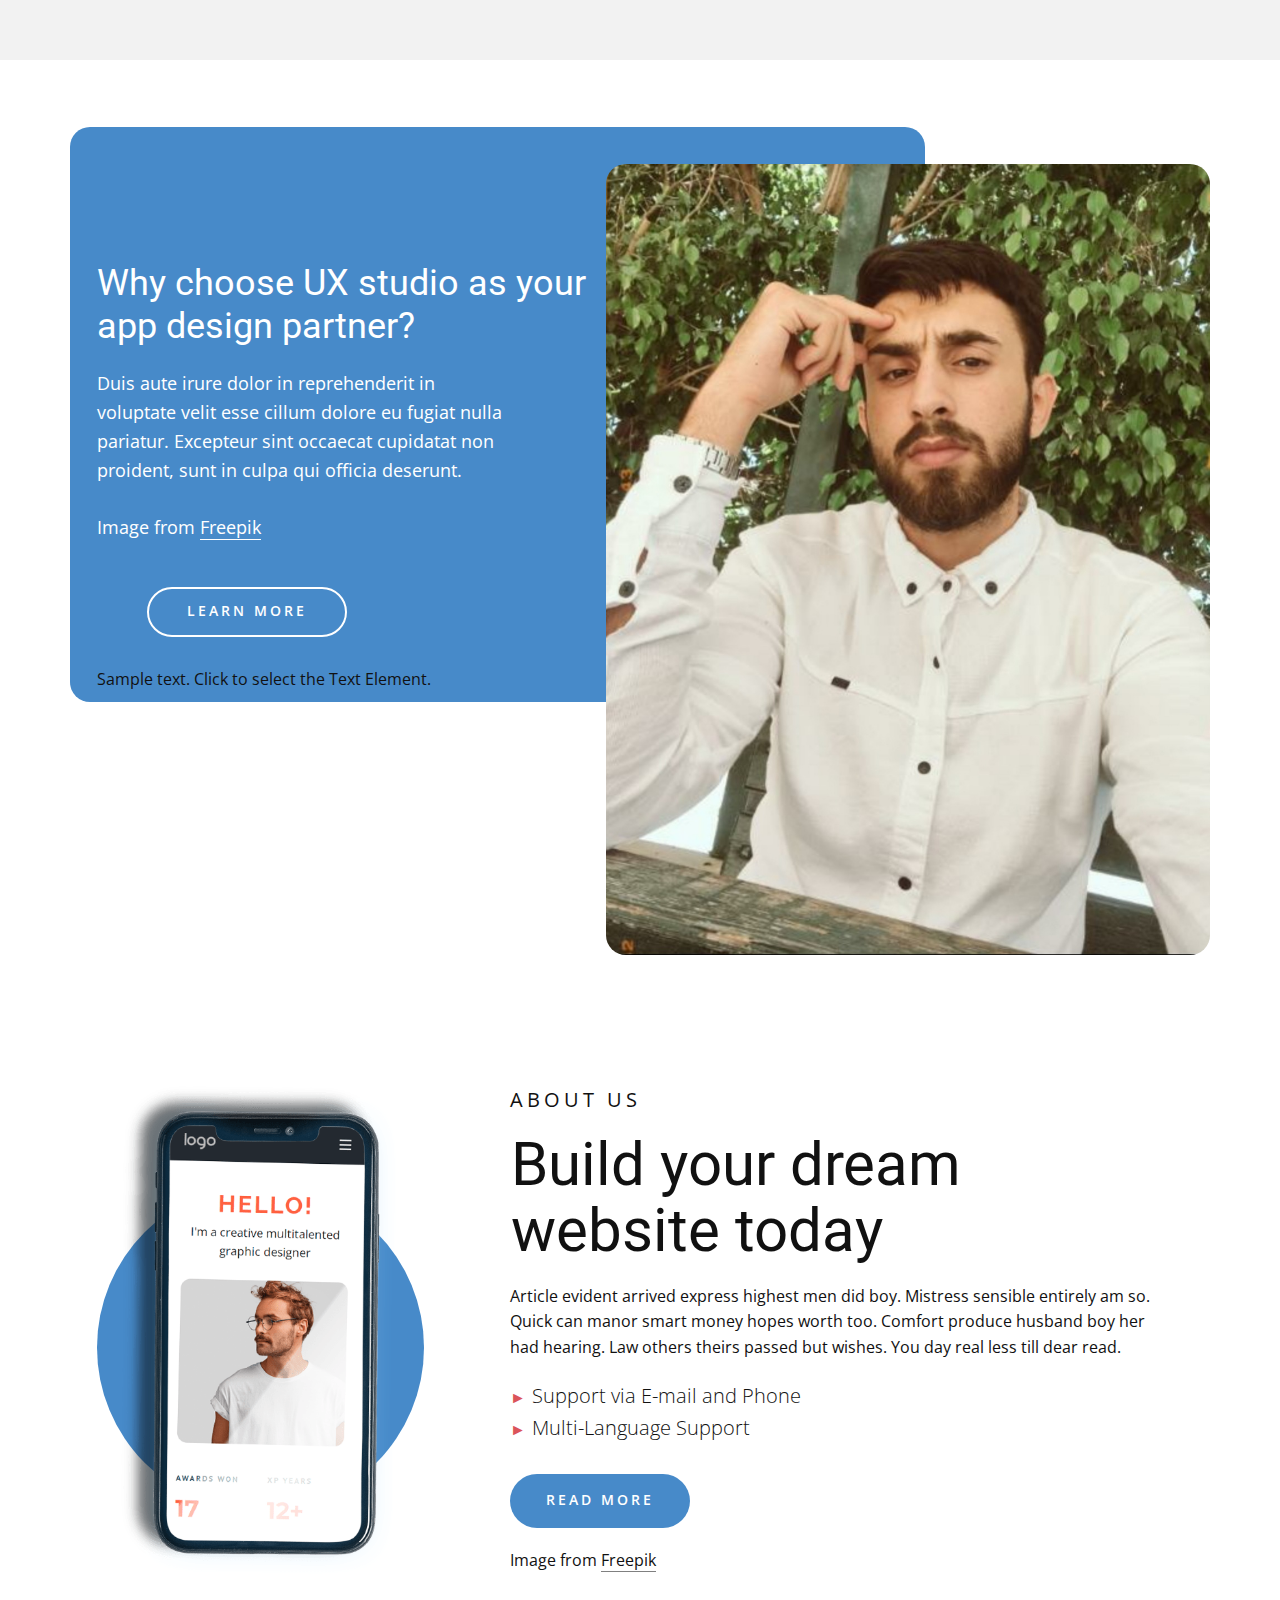
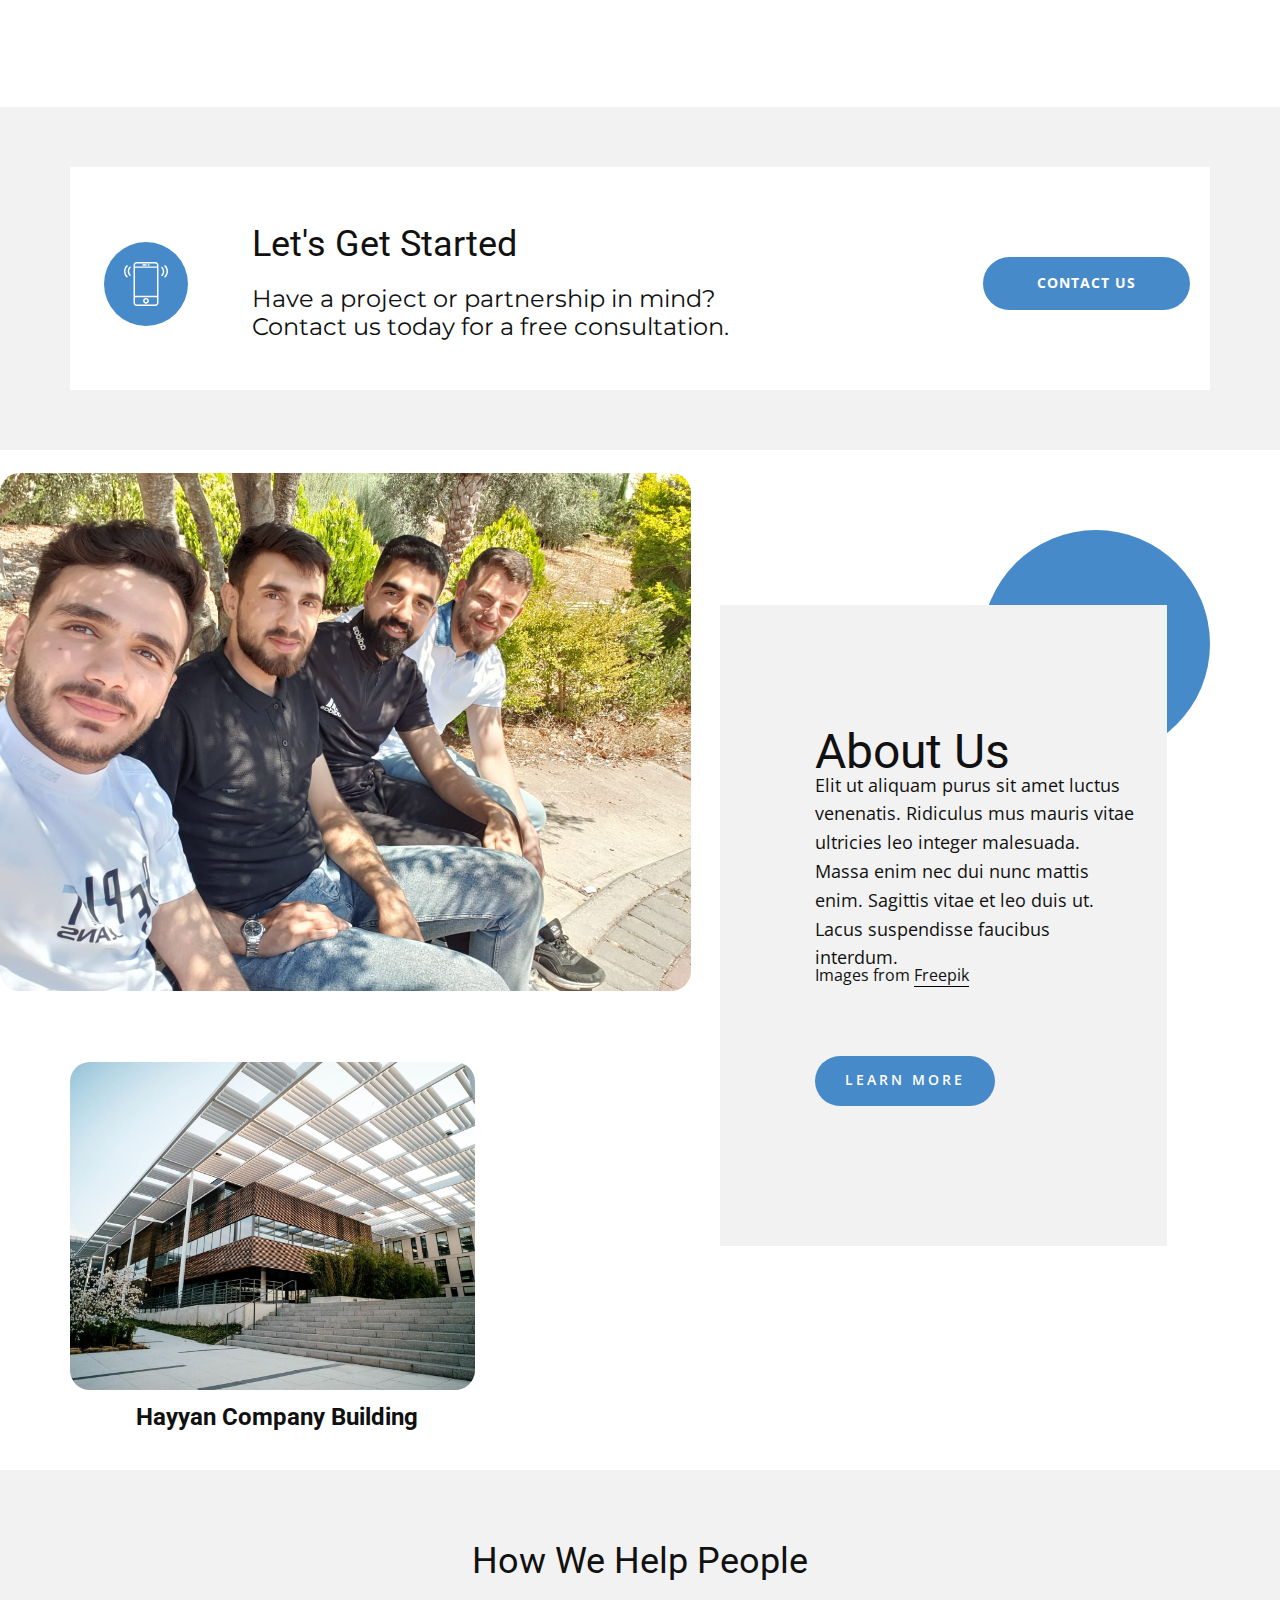
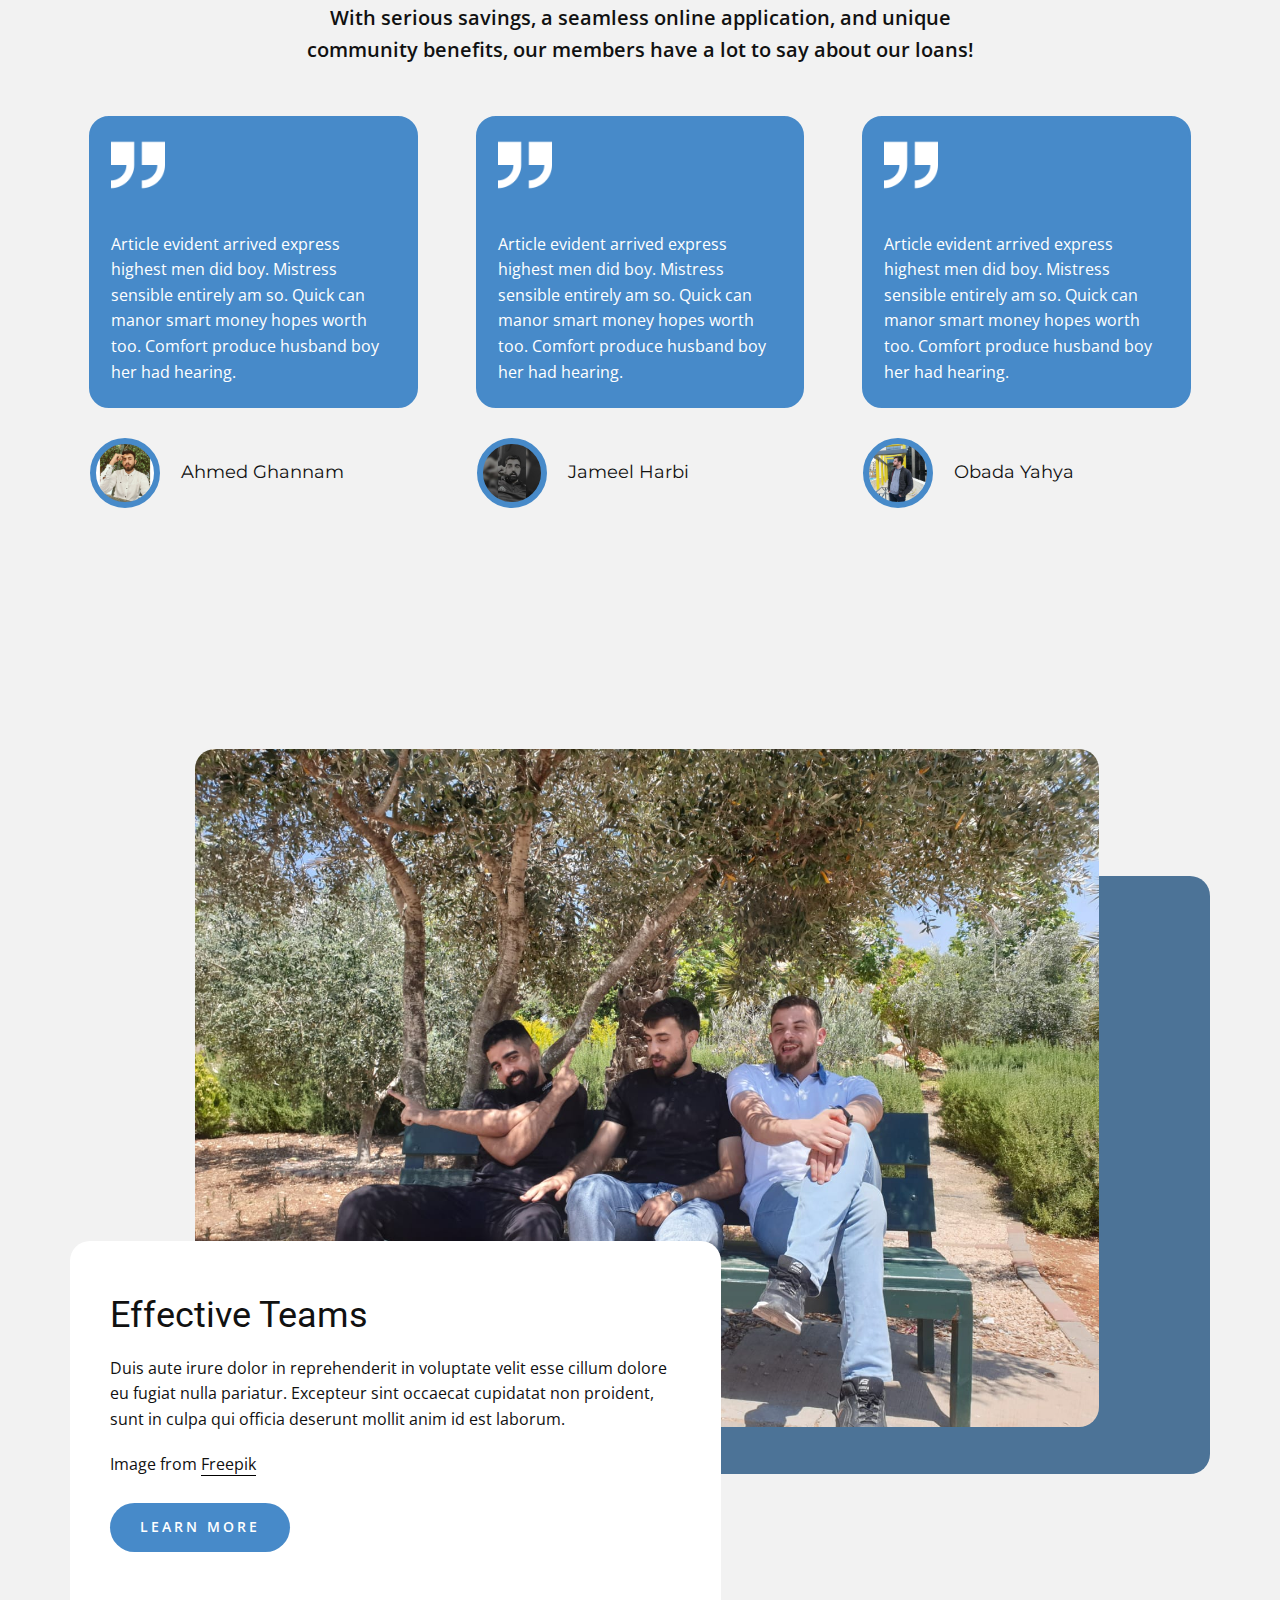
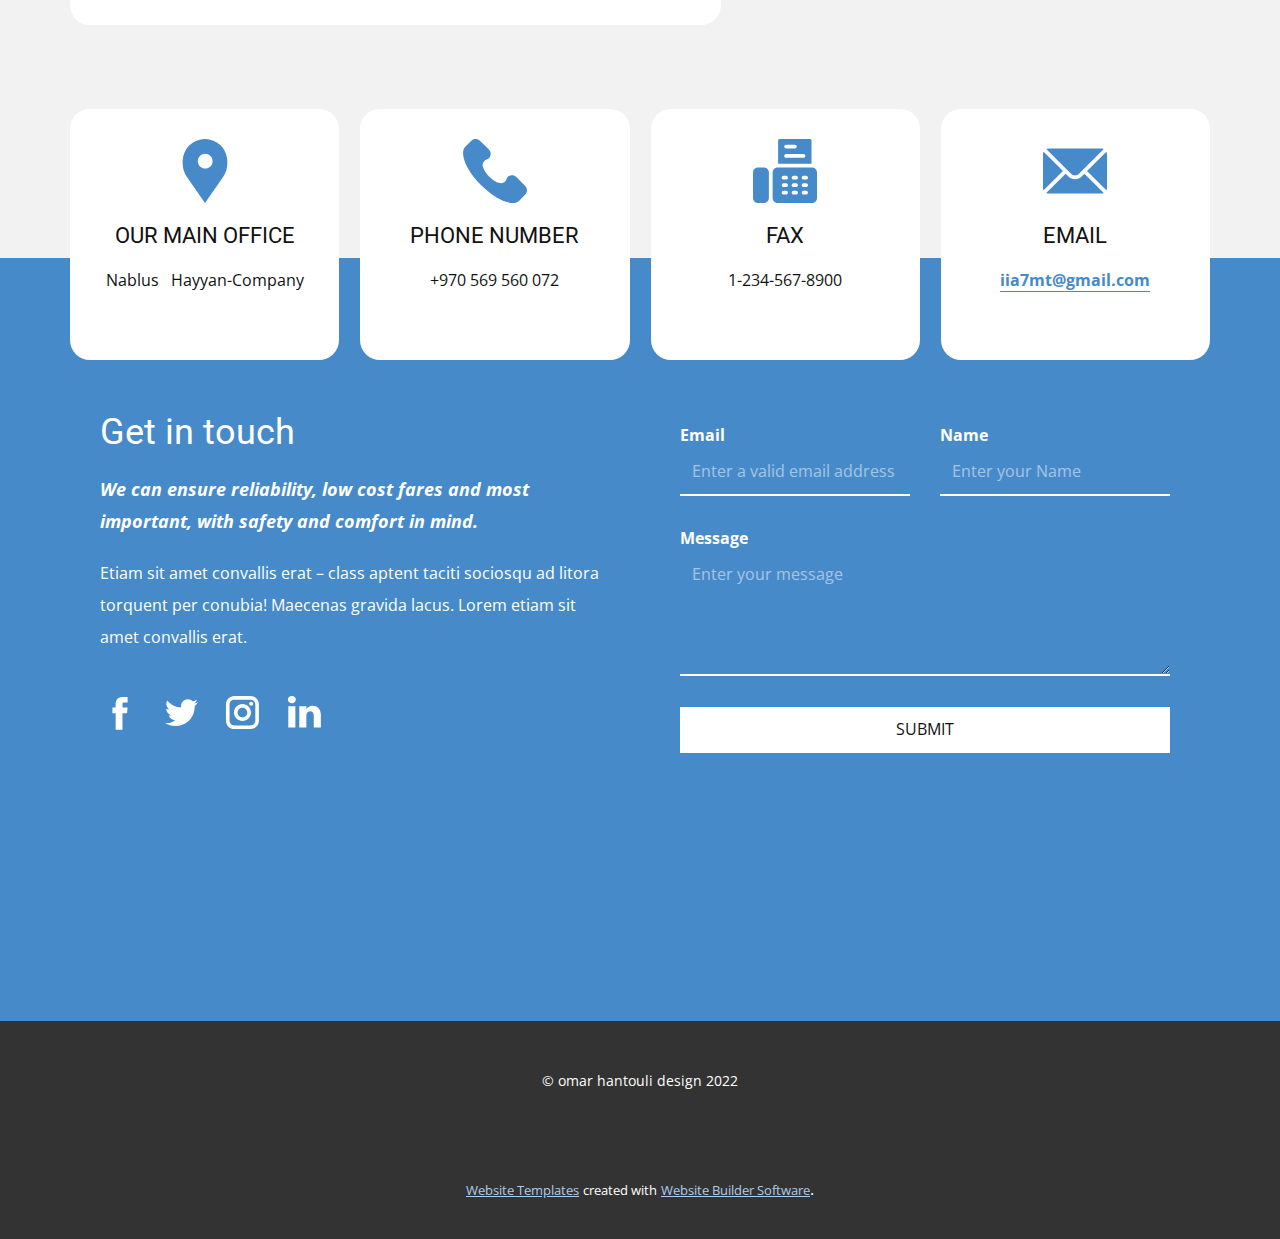
<file: Site1/Home.html>
<!DOCTYPE html>
<html style="font-size: 16px;" lang="en"><head>
    <meta name="viewport" content="width=device-width, initial-scale=1.0">
    <meta charset="utf-8">
    <meta name="keywords" content="Mobile App Development, ​We create super-awesome designs, ​Build your dream website today, ​Let&amp;apos;s Get Started, ​How We Help People, Effective Teams, Get in touch">
    <meta name="description" content="">
    <title>Home</title>
    <link rel="stylesheet" href="nicepage.css" media="screen">
<link rel="stylesheet" href="Home.css" media="screen">
    <script class="u-script" type="text/javascript" src="jquery.js" "="" defer=""></script>
    <script class="u-script" type="text/javascript" src="nicepage.js" "="" defer=""></script>
    <meta name="generator" content="Nicepage 4.17.10, nicepage.com">
    <link id="u-theme-google-font" rel="stylesheet" href="https://fonts.googleapis.com/css?family=Roboto:100,100i,300,300i,400,400i,500,500i,700,700i,900,900i|Open+Sans:300,300i,400,400i,500,500i,600,600i,700,700i,800,800i">
    <link id="u-page-google-font" rel="stylesheet" href="https://fonts.googleapis.com/css?family=Oswald:200,300,400,500,600,700|Montserrat:100,100i,200,200i,300,300i,400,400i,500,500i,600,600i,700,700i,800,800i,900,900i">
    
    
    
    
    
    
    
    
    
    
    <script type="application/ld+json">{
		"@context": "http://schema.org",
		"@type": "Organization",
		"name": ""
}</script>
    <meta name="theme-color" content="#478ac9">
    <meta property="og:title" content="Home">
    <meta property="og:type" content="website">
  </head>
  <body class="u-body u-xl-mode" data-lang="en"><header class="u-clearfix u-header u-header" id="sec-b578"><div class="u-clearfix u-sheet u-valign-middle u-sheet-1">
        <nav class="u-menu u-menu-dropdown u-offcanvas u-menu-1">
          <div class="menu-collapse" style="font-size: 1rem; letter-spacing: 0px;">
            <a class="u-button-style u-custom-left-right-menu-spacing u-custom-padding-bottom u-custom-top-bottom-menu-spacing u-nav-link u-text-active-palette-1-base u-text-hover-palette-2-base" href="#">
              <svg class="u-svg-link" viewBox="0 0 24 24"><use xmlns:xlink="http://www.w3.org/1999/xlink" xlink:href="#menu-hamburger"></use></svg>
              <svg class="u-svg-content" version="1.1" id="menu-hamburger" viewBox="0 0 16 16" x="0px" y="0px" xmlns:xlink="http://www.w3.org/1999/xlink" xmlns="http://www.w3.org/2000/svg"><g><rect y="1" width="16" height="2"></rect><rect y="7" width="16" height="2"></rect><rect y="13" width="16" height="2"></rect>
</g></svg>
            </a>
          </div>
          <div class="u-nav-container">
            <ul class="u-nav u-unstyled u-nav-1"><li class="u-nav-item"><a class="u-button-style u-nav-link u-text-active-palette-1-base u-text-hover-palette-2-base" href="Home.html" style="padding: 10px 20px;">Home</a>
</li><li class="u-nav-item"><a class="u-button-style u-nav-link u-text-active-palette-1-base u-text-hover-palette-2-base" href="About.html" style="padding: 10px 20px;">About</a>
</li><li class="u-nav-item"><a class="u-button-style u-nav-link u-text-active-palette-1-base u-text-hover-palette-2-base" href="Contact.html" style="padding: 10px 20px;">Contact</a>
</li></ul>
          </div>
          <div class="u-nav-container-collapse">
            <div class="u-black u-container-style u-inner-container-layout u-opacity u-opacity-95 u-sidenav">
              <div class="u-inner-container-layout u-sidenav-overflow">
                <div class="u-menu-close"></div>
                <ul class="u-align-center u-nav u-popupmenu-items u-unstyled u-nav-2"><li class="u-nav-item"><a class="u-button-style u-nav-link" href="Home.html">Home</a>
</li><li class="u-nav-item"><a class="u-button-style u-nav-link" href="About.html">About</a>
</li><li class="u-nav-item"><a class="u-button-style u-nav-link" href="Contact.html">Contact</a>
</li></ul>
              </div>
            </div>
            <div class="u-black u-menu-overlay u-opacity u-opacity-70"></div>
          </div>
        </nav>
      </div></header>
    <section class="u-align-right u-clearfix u-image u-shading u-section-1" id="carousel_c6a4">
      <div class="u-clearfix u-sheet u-sheet-1">
        <h1 class="u-align-left u-custom-font u-font-oswald u-text u-text-body-alt-color u-text-1">Mobile App Development</h1>
        <p class="u-align-left u-text u-text-body-alt-color u-text-2">Image from <a href="https://www.freepik.com/photos/business" class="u-border-2 u-border-white u-btn u-button-link u-button-style u-none u-text-body-alt-color u-btn-1">Freepik</a>
        </p>
        <div class="u-list u-list-1">
          <div class="u-repeater u-repeater-1">
            <div class="u-align-center u-container-style u-custom-item u-hover-feature u-list-item u-radius-20 u-repeater-item u-shape-round u-video-cover u-white u-list-item-1">
              <div class="u-container-layout u-similar-container u-valign-middle u-container-layout-1"><span class="u-grey-10 u-hover-feature u-icon u-icon-circle u-text-palette-1-base u-icon-1"><svg class="u-svg-link" preserveAspectRatio="xMidYMin slice" viewBox="0 0 512 512" style=""><use xmlns:xlink="http://www.w3.org/1999/xlink" xlink:href="#svg-d293"></use></svg><svg class="u-svg-content" viewBox="0 0 512 512" x="0px" y="0px" id="svg-d293" style="enable-background:new 0 0 512 512;"><g><g><path d="M386.607,304.394L367.213,285l19.393-19.393c5.859-5.858,5.859-15.356,0-21.214c-5.857-5.858-15.355-5.858-21.213,0    L346,263.787l-19.394-19.394c-5.857-5.858-15.355-5.858-21.213,0c-5.858,5.858-5.858,15.355,0,21.213L324.787,285l-19.393,19.393    c-5.858,5.858-5.858,15.355,0,21.213c5.857,5.857,15.355,5.858,21.213,0L346,306.213l19.394,19.394    c5.857,5.857,15.355,5.858,21.213,0C392.465,319.749,392.465,310.252,386.607,304.394z"></path>
</g>
</g><g><g><path d="M206.607,184.394L187.213,165l19.393-19.393c5.858-5.858,5.858-15.355,0-21.213c-5.857-5.858-15.355-5.858-21.213,0    L166,143.787l-19.394-19.394c-5.857-5.858-15.355-5.858-21.213,0c-5.858,5.858-5.858,15.355,0,21.213L144.787,165l-19.393,19.393    c-5.859,5.858-5.859,15.356,0,21.214c5.857,5.857,15.355,5.858,21.213,0L166,186.213l19.394,19.394    c5.857,5.857,15.355,5.858,21.213,0C212.465,199.749,212.465,190.252,206.607,184.394z"></path>
</g>
</g><g><g><path d="M416.606,124.394l-30-30c-0.029-0.029-0.06-0.052-0.089-0.081c-5.916-5.822-15.373-5.668-21.124,0.081l-30,30    c-5.858,5.858-5.858,15.355,0,21.213c5.857,5.858,15.355,5.858,21.213,0l4.394-4.394V180H256c-8.284,0-15,6.716-15,15v75h-32.58    c-6.192-17.459-22.865-30-42.42-30c-24.813,0-45,20.187-45,45s20.187,45,45,45c19.555,0,36.228-12.541,42.42-30H256    c8.284,0,15-6.716,15-15v-75h105c8.284,0,15-6.716,15-15v-53.787l4.394,4.394C398.322,148.535,402.161,150,406,150    s7.678-1.465,10.606-4.393C422.464,139.749,422.464,130.252,416.606,124.394z M166,300c-8.271,0-15-6.729-15-15s6.729-15,15-15    s15,6.729,15,15S174.271,300,166,300z"></path>
</g>
</g><g><g><path d="M467,0H45C20.187,0,0,20.187,0,45c0,19.555,12.541,36.228,30,42.42V345c0,24.813,20.187,45,45,45h166v34.58    c-17.459,6.192-30,22.865-30,42.42c0,24.813,20.187,45,45,45s45-20.187,45-45c0-19.555-12.541-36.228-30-42.42V390h166    c24.813,0,45-20.187,45-45V87.42c17.459-6.192,30-22.865,30-42.42C512,20.187,491.813,0,467,0z M256,482c-8.271,0-15-6.729-15-15    s6.729-15,15-15s15,6.729,15,15S264.271,482,256,482z M452,345c0,8.271-6.729,15-15,15H75c-8.271,0-15-6.729-15-15V90h392V345z     M467,60H45c-8.271,0-15-6.729-15-15s6.729-15,15-15h422c8.271,0,15,6.729,15,15S475.271,60,467,60z"></path>
</g>
</g></svg></span>
                <h4 class="u-text u-text-3">strategy</h4>
              </div>
            </div>
            <div class="u-align-center u-container-style u-custom-item u-hover-feature u-list-item u-radius-20 u-repeater-item u-shape-round u-video-cover u-white u-list-item-2">
              <div class="u-container-layout u-similar-container u-valign-middle u-container-layout-2"><span class="u-grey-10 u-hover-feature u-icon u-icon-circle u-text-palette-1-base u-icon-2"><svg class="u-svg-link" preserveAspectRatio="xMidYMin slice" viewBox="0 0 512 512" style=""><use xmlns:xlink="http://www.w3.org/1999/xlink" xlink:href="#svg-ddc0"></use></svg><svg class="u-svg-content" viewBox="0 0 512 512" x="0px" y="0px" id="svg-ddc0" style="enable-background:new 0 0 512 512;"><g><g><path d="M497,0h-60c-8.284,0-15,6.716-15,15v15H298.42C292.228,12.542,275.555,0,256,0s-36.228,12.542-42.42,30H90V15    c0-8.284-6.716-15-15-15H15C6.716,0,0,6.716,0,15v60c0,8.284,6.716,15,15,15h60c8.284,0,15-6.716,15-15V59.8h62.377    c-54.116,34.274-87.012,92.175-90.969,153.642C43.738,219.518,31,236.294,31,256c0,24.813,20.187,45,45,45s45-20.187,45-45    c0-19.38-12.315-35.938-29.53-42.26c5.326-70.647,56.198-131.494,124.226-148.758C223.07,79.794,238.361,90,256,90    c17.639,0,32.93-10.206,40.304-25.017c68.029,17.264,118.9,78.111,124.226,148.758C403.315,220.062,391,236.62,391,256    c0,24.813,20.187,45,45,45s45-20.187,45-45c0-19.706-12.738-36.482-30.408-42.558C446.627,151.852,413.633,94.207,359.623,60H422    v15c0,8.284,6.716,15,15,15h60c8.284,0,15-6.716,15-15V15C512,6.716,505.284,0,497,0z M60,60H30V30h30V60z M76,271    c-8.271,0-15-6.729-15-15s6.729-15,15-15s15,6.729,15,15S84.271,271,76,271z M256,60c-8.271,0-15-6.729-15-15s6.729-15,15-15    s15,6.729,15,15S264.271,60,256,60z M436,241c8.271,0,15,6.729,15,15s-6.729,15-15,15s-15-6.729-15-15S427.729,241,436,241z     M482,60h-30V30h30V60z"></path>
</g>
</g><g><g><path d="M388.48,307.679l-120-179.999c-0.004-0.006-0.009-0.012-0.013-0.019c-0.043-0.064-0.09-0.125-0.134-0.188    c-0.206-0.299-0.423-0.587-0.649-0.868c-6.321-7.854-18.357-7.324-24.017,0.868c-0.044,0.063-0.091,0.124-0.134,0.188    c-0.004,0.007-0.009,0.012-0.013,0.019l-120,180c-3.967,5.949-3.182,13.871,1.874,18.927    c29.927,29.927,48.975,69.047,54.164,110.901c-2.329,1.883-4.578,3.899-6.71,6.081C158.759,458.001,151,476.97,151,497    c0,8.284,6.716,15,15,15h180c8.284,0,15-6.716,15-15c0-20.03-7.759-38.999-21.847-53.412c-2.133-2.182-4.381-4.198-6.711-6.081    c5.188-41.856,24.236-80.976,54.163-110.9C391.662,321.551,392.447,313.628,388.48,307.679z M256,301c8.271,0,15,6.729,15,15    s-6.729,15-15,15s-15-6.729-15-15S247.729,301,256,301z M183.558,482c6.241-17.833,23.159-31,42.442-31h60    c19.283,0,36.201,13.167,42.442,31H183.558z M304.245,423.283C298.345,421.777,292.229,421,286,421h-60    c-6.229,0-12.345,0.777-18.245,2.284c-7.02-40.429-25.251-78.221-52.65-108.899L241,185.542v88.039    c-17.459,6.192-30,22.865-30,42.42c0,24.813,20.187,45,45,45s45-20.187,45-45c0-19.555-12.541-36.228-30-42.42v-88.039    l85.896,128.843C329.496,345.06,311.264,382.853,304.245,423.283z"></path>
</g>
</g></svg></span>
                <h4 class="u-text u-text-4">ux Design</h4>
              </div>
            </div>
            <div class="u-align-center u-container-style u-custom-item u-hover-feature u-list-item u-radius-20 u-repeater-item u-shape-round u-video-cover u-white u-list-item-3">
              <div class="u-container-layout u-similar-container u-valign-middle u-container-layout-3"><span class="u-grey-10 u-hover-feature u-icon u-icon-circle u-text-palette-1-base u-icon-3"><svg class="u-svg-link" preserveAspectRatio="xMidYMin slice" viewBox="0 0 512 512" style=""><use xmlns:xlink="http://www.w3.org/1999/xlink" xlink:href="#svg-ce99"></use></svg><svg class="u-svg-content" viewBox="0 0 512 512" x="0px" y="0px" id="svg-ce99" style="enable-background:new 0 0 512 512;"><g><g><path d="M0,15.845v420.259h164.332v30.049h-30.036v30.001h243.407v-30.001h-30.036v-30.049H512V15.845H0z M317.665,466.153    H194.334v-30.049h123.332V466.153z M481.999,406.103H30.001v-60.075h451.997V406.103z M481.999,316.027H30.001V45.847h451.997    V316.027z"></path>
</g>
</g><g><g><polygon points="203.943,126.712 182.729,105.498 107.29,180.937 182.729,256.375 203.943,235.161 149.718,180.937   "></polygon>
</g>
</g><g><g><polygon points="329.271,105.498 308.057,126.712 362.282,180.937 308.057,235.161 329.271,256.375 404.709,180.937   "></polygon>
</g>
</g><g><g><rect x="166.742" y="165.947" transform="matrix(0.1951 -0.9808 0.9808 0.1951 28.5815 396.7237)" width="178.511" height="30.002"></rect>
</g>
</g></svg></span>
                <h4 class="u-text u-text-5">development</h4>
              </div>
            </div>
            <div class="u-align-center u-container-style u-custom-item u-hover-feature u-list-item u-radius-20 u-repeater-item u-shape-round u-video-cover u-white u-list-item-4">
              <div class="u-container-layout u-similar-container u-valign-middle u-container-layout-4"><span class="u-grey-10 u-hover-feature u-icon u-icon-circle u-text-palette-1-base u-icon-4"><svg class="u-svg-link" preserveAspectRatio="xMidYMin slice" viewBox="0 0 24 24" style=""><use xmlns:xlink="http://www.w3.org/1999/xlink" xlink:href="#svg-4417"></use></svg><svg class="u-svg-content" viewBox="0 0 24 24" id="svg-4417"><path d="m22.25 20h-20.5c-.965 0-1.75-.785-1.75-1.75v-12.5c0-.965.785-1.75 1.75-1.75h1.68c.414 0 .75.336.75.75s-.336.75-.75.75h-1.68c-.136 0-.25.114-.25.25v12.5c0 .136.114.25.25.25h20.5c.136 0 .25-.114.25-.25v-12.5c0-.136-.114-.25-.25-.25h-1.68c-.414 0-.75-.336-.75-.75s.336-.75.75-.75h1.68c.965 0 1.75.785 1.75 1.75v12.5c0 .965-.785 1.75-1.75 1.75z"></path><path d="m16.25 24h-8.5c-.414 0-.75-.336-.75-.75s.336-.75.75-.75h8.5c.414 0 .75.336.75.75s-.336.75-.75.75z"></path><path d="m12 24c-.414 0-.75-.336-.75-.75v-4c0-.414.336-.75.75-.75s.75.336.75.75v4c0 .414-.336.75-.75.75z"></path><path d="m14 4.5h-4c-.414 0-.75-.336-.75-.75 0-1.517 1.233-2.75 2.75-2.75s2.75 1.233 2.75 2.75c0 .414-.336.75-.75.75zm-3-1.5h2c-.229-.304-.591-.5-1-.5s-.771.196-1 .5z"></path><path d="m13.601 3.3c-.069 0-.139-.01-.208-.029-.398-.115-.628-.53-.513-.929.397-1.379 1.68-2.342 3.12-2.342.414 0 .75.336.75.75s-.336.75-.75.75c-.775 0-1.466.518-1.679 1.258-.095.328-.395.542-.72.542z"></path><path d="m10.399 3.3c-.326 0-.625-.214-.72-.542-.213-.74-.904-1.258-1.679-1.258-.414 0-.75-.336-.75-.75s.336-.75.75-.75c1.44 0 2.723.963 3.121 2.342.115.398-.115.813-.513.929-.07.019-.14.029-.209.029z"></path><path d="m14.75 7c-.336 0-.642-.228-.727-.568-.101-.401.144-.809.545-.909l1.666-.416.846-1.691c.186-.371.636-.521 1.006-.336.371.186.521.636.335 1.006l-1 2c-.098.196-.276.34-.489.393l-2 .5c-.061.014-.122.021-.182.021z"></path><path d="m17.75 12c-.275 0-.54-.151-.671-.415l-.886-1.771-1.771-.858c-.373-.181-.528-.629-.348-1.002s.629-.527 1.002-.348l2 .97c.149.072.27.191.344.34l1 2c.185.37.035.82-.335 1.006-.107.053-.222.078-.335.078z"></path><path d="m9.25 7c-.06 0-.121-.007-.182-.022l-2-.5c-.213-.053-.391-.197-.489-.393l-1-2c-.185-.37-.035-.82.335-1.006.372-.185.821-.035 1.006.336l.846 1.691 1.666.416c.402.101.646.508.545.909-.084.341-.391.569-.727.569z"></path><path d="m6.25 12c-.113 0-.227-.025-.335-.079-.371-.186-.521-.636-.335-1.006l1-2c.074-.148.195-.268.344-.34l2-.97c.372-.178.821-.025 1.001.348.181.373.025.821-.348 1.002l-1.77.858-.886 1.771c-.131.265-.397.416-.671.416z"></path><path d="m12 13c-1.93 0-3.5-1.57-3.5-3.5v-5.75c0-.414.336-.75.75-.75h5.5c.414 0 .75.336.75.75v5.75c0 1.93-1.57 3.5-3.5 3.5zm-2-8.5v5c0 1.103.897 2 2 2s2-.897 2-2v-5z"></path><path d="m12 13c-.414 0-.75-.336-.75-.75v-8.5c0-.414.336-.75.75-.75s.75.336.75.75v8.5c0 .414-.336.75-.75.75z"></path></svg></span>
                <h4 class="u-text u-text-6">testing</h4>
              </div>
            </div>
          </div>
        </div>
      </div>
      
      
      
      
      
      
      
      
    </section>
    <section class="u-align-center-lg u-align-center-md u-align-center-xl u-align-left-sm u-align-left-xs u-clearfix u-grey-5 u-section-2" id="carousel_5753">
      <div class="u-clearfix u-sheet u-valign-middle u-sheet-1">
        <h2 class="u-text u-text-1"> We create super-awesome designs</h2>
        <p class="u-text u-text-2"> Duis aute irure dolor in reprehenderit in voluptate velit esse cillum dolore eu fugiat nulla pariatur. Excepteur sint occaecat cupidatat non proident. </p>
        <div class="u-expanded-width u-list u-list-1">
          <div class="u-repeater u-repeater-1">
            <div class="u-align-left u-container-style u-list-item u-radius-20 u-repeater-item u-shape-round u-white u-list-item-1">
              <div class="u-container-layout u-similar-container u-container-layout-1"><span class="u-file-icon u-icon u-icon-circle u-palette-1-base u-text-white u-icon-1"><img src="images/1828743-b773816f.png" alt=""></span>
                <h5 class="u-custom-font u-text u-text-font u-text-3">Amazing Design</h5>
                <p class="u-text u-text-4">Sample text. Click to select the text box. Click again or double click to start editing the text.</p>
              </div>
            </div>
            <div class="u-align-left u-container-style u-list-item u-radius-20 u-repeater-item u-shape-round u-white u-list-item-2">
              <div class="u-container-layout u-similar-container u-container-layout-2"><span class="u-file-icon u-icon u-icon-circle u-palette-1-base u-text-white u-icon-2"><img src="images/1828743-b773816f.png" alt=""></span>
                <h5 class="u-custom-font u-text u-text-font u-text-5">Copywriting</h5>
                <p class="u-text u-text-6">Sample text. Click to select the text box. Click again or double click to start editing the text.</p>
              </div>
            </div>
            <div class="u-align-left u-container-style u-list-item u-radius-20 u-repeater-item u-shape-round u-white u-list-item-3">
              <div class="u-container-layout u-similar-container u-container-layout-3"><span class="u-file-icon u-icon u-icon-circle u-palette-1-base u-text-white u-icon-3"><img src="images/1828743-b773816f.png" alt=""></span>
                <h5 class="u-custom-font u-text u-text-font u-text-7">Development</h5>
                <p class="u-text u-text-8">Sample text. Click to select the text box. Click again or double click to start editing the text.</p>
              </div>
            </div>
            <div class="u-align-left u-container-style u-list-item u-radius-20 u-repeater-item u-shape-round u-white u-list-item-4">
              <div class="u-container-layout u-similar-container u-container-layout-4"><span class="u-file-icon u-icon u-icon-circle u-palette-1-base u-text-white u-icon-4"><img src="images/1828743-b773816f.png" alt=""></span>
                <h5 class="u-custom-font u-text u-text-font u-text-9">24/7 Support</h5>
                <p class="u-text u-text-10">Sample text. Click to select the text box. Click again or double click to start editing the text.</p>
              </div>
            </div>
          </div>
        </div>
      </div>
    </section>
    <section class="u-clearfix u-section-3" id="carousel_f305">
      <div class="u-clearfix u-sheet u-valign-middle-md u-valign-middle-sm u-valign-middle-xs u-sheet-1">
        <div class="u-expanded-width-md u-expanded-width-sm u-expanded-width-xs u-palette-1-base u-radius-20 u-shape u-shape-round u-shape-1"></div>
        <img class="u-hover-feature u-image u-image-round u-radius-20 u-image-1" src="images/ahmmedimage.jpg" data-image-width="1223" data-image-height="1423">
        <div class="u-container-style u-group u-group-1">
          <div class="u-container-layout u-valign-top u-container-layout-1">
            <h3 class="u-text u-text-body-alt-color u-text-default u-text-1"> Why choose UX studio as your app design partner?&nbsp;<br>
            </h3>
            <p class="u-text u-text-body-alt-color u-text-2">Duis aute irure dolor in reprehenderit in voluptate velit esse cillum dolore eu fugiat nulla pariatur. Excepteur sint occaecat cupidatat non proident, sunt in culpa qui officia deserunt.<br>
              <br>Image from <a href="https://www.freepik.com/photos/woman" class="u-border-1 u-border-white u-btn u-button-link u-button-style u-none u-text-body-alt-color u-btn-1">Freepik</a>
            </p>
            <a href="https://nicepage.com/c/text-on-image-html-templates" class="u-active-white u-border-2 u-border-white u-btn u-btn-round u-button-style u-hover-white u-none u-radius-50 u-btn-2">learn more</a>
            <p class="u-text u-text-3">Sample text. Click to select the Text Element.</p>
          </div>
        </div>
      </div>
      
    </section>
    <section class="u-clearfix u-section-4" id="carousel_2255">
      <div class="u-clearfix u-sheet u-valign-middle u-sheet-1">
        <div class="u-clearfix u-expanded-width u-layout-wrap u-layout-wrap-1">
          <div class="u-layout">
            <div class="u-layout-row">
              <div class="u-align-center u-container-style u-layout-cell u-size-20-lg u-size-20-xl u-size-28-md u-size-28-sm u-size-28-xs u-layout-cell-1">
                <div class="u-container-layout u-valign-middle-lg u-valign-middle-md u-valign-middle-sm u-valign-middle-xl u-container-layout-1">
                  <div class="u-expanded-width-xs u-palette-1-base u-preserve-proportions u-shape u-shape-circle u-shape-1">
                    <div class="u-preserve-proportions-child" style="padding-top: 100%;"></div>
                  </div>
                  <img class="u-image u-image-contain u-image-round u-radius-30 u-image-1" src="images/phone-2-min.png" alt="" data-image-width="406" data-image-height="718">
                </div>
              </div>
              <div class="u-align-left u-container-style u-layout-cell u-size-32-md u-size-32-sm u-size-32-xs u-size-40-lg u-size-40-xl u-layout-cell-2">
                <div class="u-container-layout u-valign-middle u-container-layout-2">
                  <h5 class="u-custom-font u-text u-text-font u-text-1">about us</h5>
                  <h2 class="u-text u-text-2"> Build your dream website today</h2>
                  <p class="u-text u-text-3"> Article evident arrived express highest men did boy. Mistress sensible entirely am so. Quick can manor smart money hopes worth too. Comfort produce husband boy her had hearing. Law others theirs passed but wishes. You day real less till dear read. </p>
                  <ul class="u-custom-list u-text u-text-default u-text-4">
                    <li>
                      <div class="u-list-icon u-text-palette-2-base">
                        <div xmlns="http://www.w3.org/2000/svg" xmlns:xlink="http://www.w3.org/1999/xlink" version="1.1" xml:space="preserve" class="u-svg-content">►</div>
                      </div> Support via E-mail and Phone
                    </li>
                    <li>
                      <div class="u-list-icon u-text-palette-2-base">
                        <div xmlns="http://www.w3.org/2000/svg" xmlns:xlink="http://www.w3.org/1999/xlink" version="1.1" xml:space="preserve" class="u-svg-content">►</div>
                      </div>Multi-Language Support
                    </li>
                  </ul>
                  <a href="https://nicepage.studio" class="u-active-black u-btn u-btn-round u-button-style u-hover-black u-palette-1-base u-radius-50 u-btn-1">read more</a>
                  <p class="u-text u-text-5">Image from <a href="https://www.freepik.com/psd/mockup" class="u-active-none u-border-1 u-border-active-grey-75 u-border-grey-50 u-border-hover-grey-75 u-btn u-button-link u-button-style u-hover-none u-none u-text-body-color u-btn-2" target="_blank">Freepik</a>
                  </p>
                </div>
              </div>
            </div>
          </div>
        </div>
      </div>
    </section>
    <section class="u-clearfix u-grey-5 u-section-5" id="carousel_c329">
      <div class="u-clearfix u-sheet u-valign-middle u-sheet-1">
        <div class="u-clearfix u-expanded-width u-layout-wrap u-layout-wrap-1">
          <div class="u-layout">
            <div class="u-layout-row">
              <div class="u-align-center-sm u-align-center-xs u-align-left-md u-container-style u-layout-cell u-size-14-md u-size-14-sm u-size-14-xs u-size-8-lg u-size-8-xl u-white u-layout-cell-1">
                <div class="u-container-layout u-valign-middle u-container-layout-1"><span class="u-icon u-icon-circle u-palette-1-base u-text-white u-icon-1"><svg class="u-svg-link" preserveAspectRatio="xMidYMin slice" viewBox="0 0 60 60" style=""><use xmlns:xlink="http://www.w3.org/1999/xlink" xlink:href="#svg-97b5"></use></svg><svg class="u-svg-content" viewBox="0 0 60 60" x="0px" y="0px" id="svg-97b5" style="enable-background:new 0 0 60 60;"><g><path d="M42.595,0H17.405C14.977,0,13,1.977,13,4.405v51.189C13,58.023,14.977,60,17.405,60h25.189C45.023,60,47,58.023,47,55.595
		V4.405C47,1.977,45.023,0,42.595,0z M15,8h30v38H15V8z M17.405,2h25.189C43.921,2,45,3.079,45,4.405V6H15V4.405
		C15,3.079,16.079,2,17.405,2z M42.595,58H17.405C16.079,58,15,56.921,15,55.595V48h30v7.595C45,56.921,43.921,58,42.595,58z"></path><path d="M30,49c-2.206,0-4,1.794-4,4s1.794,4,4,4s4-1.794,4-4S32.206,49,30,49z M30,55c-1.103,0-2-0.897-2-2s0.897-2,2-2
		s2,0.897,2,2S31.103,55,30,55z"></path><path d="M26,5h4c0.553,0,1-0.447,1-1s-0.447-1-1-1h-4c-0.553,0-1,0.447-1,1S25.447,5,26,5z"></path><path d="M33,5h1c0.553,0,1-0.447,1-1s-0.447-1-1-1h-1c-0.553,0-1,0.447-1,1S32.447,5,33,5z"></path><path d="M56.612,4.569c-0.391-0.391-1.023-0.391-1.414,0s-0.391,1.023,0,1.414c3.736,3.736,3.736,9.815,0,13.552
		c-0.391,0.391-0.391,1.023,0,1.414c0.195,0.195,0.451,0.293,0.707,0.293s0.512-0.098,0.707-0.293
		C61.128,16.434,61.128,9.085,56.612,4.569z"></path><path d="M52.401,6.845c-0.391-0.391-1.023-0.391-1.414,0s-0.391,1.023,0,1.414c1.237,1.237,1.918,2.885,1.918,4.639
		s-0.681,3.401-1.918,4.638c-0.391,0.391-0.391,1.023,0,1.414c0.195,0.195,0.451,0.293,0.707,0.293s0.512-0.098,0.707-0.293
		c1.615-1.614,2.504-3.764,2.504-6.052S54.017,8.459,52.401,6.845z"></path><path d="M4.802,5.983c0.391-0.391,0.391-1.023,0-1.414s-1.023-0.391-1.414,0c-4.516,4.516-4.516,11.864,0,16.38
		c0.195,0.195,0.451,0.293,0.707,0.293s0.512-0.098,0.707-0.293c0.391-0.391,0.391-1.023,0-1.414
		C1.065,15.799,1.065,9.72,4.802,5.983z"></path><path d="M9.013,6.569c-0.391-0.391-1.023-0.391-1.414,0c-1.615,1.614-2.504,3.764-2.504,6.052s0.889,4.438,2.504,6.053
		c0.195,0.195,0.451,0.293,0.707,0.293s0.512-0.098,0.707-0.293c0.391-0.391,0.391-1.023,0-1.414
		c-1.237-1.237-1.918-2.885-1.918-4.639S7.775,9.22,9.013,7.983C9.403,7.593,9.403,6.96,9.013,6.569z"></path>
</g></svg></span>
                </div>
              </div>
              <div class="u-align-center-sm u-align-center-xs u-container-style u-layout-cell u-size-35-lg u-size-39-xl u-size-46-md u-size-46-sm u-size-46-xs u-white u-layout-cell-2">
                <div class="u-container-layout u-valign-middle u-container-layout-2">
                  <h2 class="u-text u-text-default u-text-1"> Let's Get Started</h2>
                  <h6 class="u-custom-font u-font-montserrat u-text u-text-2"> Have a project or partnership in mind?<br>Contact us today for a free consultation.
                  </h6>
                </div>
              </div>
              <div class="u-align-center-lg u-align-center-sm u-align-center-xl u-align-center-xs u-align-left-md u-container-style u-layout-cell u-size-13-xl u-size-17-lg u-size-60-md u-size-60-sm u-size-60-xs u-white u-layout-cell-3">
                <div class="u-container-layout u-valign-middle u-container-layout-3">
                  <a href="https://nicepage.review" class="u-btn u-btn-round u-button-style u-hover-palette-1-light-1 u-palette-1-base u-radius-50 u-btn-1">Contact Us</a>
                </div>
              </div>
            </div>
          </div>
        </div>
      </div>
    </section>
    <section class="u-align-center-lg u-align-center-md u-align-center-sm u-align-center-xs u-clearfix u-section-6" id="carousel_34ff">
      <img class="u-hover-feature u-image u-image-round u-radius-20 u-image-1" src="images/ret-min.jpg" data-image-width="1600" data-image-height="1067">
      <div class="u-shape u-shape-svg u-text-palette-1-base u-shape-1">
        <svg class="u-svg-link" preserveAspectRatio="none" viewBox="0 0 160 160" style=""><use xmlns:xlink="http://www.w3.org/1999/xlink" xlink:href="#svg-db78"></use></svg>
        <svg class="u-svg-content" viewBox="0 0 160 160" x="0px" y="0px" id="svg-db78"><path d="M114.3,152.3l38-38C144.4,130.9,130.9,144.4,114.3,152.3z M117.1,9.1l-108,108c0.8,1.6,1.7,3.2,2.7,4.8l110-110
	C120.3,10.9,118.7,10,117.1,9.1z M97.5,2L2,97.5c0.4,2,1,4,1.5,5.9l99.9-99.9C101.5,2.9,99.5,2.4,97.5,2z M80,160c2,0,4-0.1,5.9-0.2
	l73.9-73.9c0.1-2,0.2-3.9,0.2-5.9c0-0.6,0-1.2,0-1.9L78.1,160C78.8,160,79.4,160,80,160z M34.9,146.1c1.5,1,3,2,4.6,2.9L149,39.5
	c-0.9-1.6-1.9-3.1-2.9-4.6L34.9,146.1z M132.7,19.8L19.8,132.7c1.2,1.3,2.3,2.6,3.6,3.9L136.6,23.4C135.3,22.2,134,21,132.7,19.8z
	 M59.6,157.4l97.8-97.8c-0.5-1.9-1.1-3.8-1.7-5.7L53.9,155.6C55.8,156.3,57.7,156.9,59.6,157.4z M7.6,45.9L45.9,7.6
	C29.1,15.5,15.5,29.1,7.6,45.9z M80,0c-2.6,0-5.1,0.1-7.6,0.4l-72,72C0.1,74.9,0,77.4,0,80c0,0.1,0,0.2,0,0.2L80.2,0
	C80.2,0,80.1,0,80,0z"></path></svg>
      </div>
      <div class="u-palette-1-base u-shape u-shape-circle u-shape-2"></div>
      <div class="u-align-left u-container-style u-grey-5 u-group u-hover-feature u-shape-rectangle u-group-1">
        <div class="u-container-layout u-container-layout-1">
          <p class="u-text u-text-1">Images from <a href="https://www.freepik.com/photos/business" class="u-active-none u-border-1 u-border-active-palette-1-base u-border-black u-border-hover-palette-1-base u-border-no-left u-border-no-right u-border-no-top u-bottom-left-radius-0 u-bottom-right-radius-0 u-btn u-button-link u-button-style u-hover-none u-none u-radius-0 u-text-body-color u-top-left-radius-0 u-top-right-radius-0 u-btn-1">Freepik</a>
          </p>
          <p class="u-text u-text-2">Elit ut aliquam purus sit amet luctus venenatis. Ridiculus mus mauris vitae ultricies leo integer malesuada. Massa enim nec dui nunc mattis enim. Sagittis vitae et leo duis ut. Lacus suspendisse faucibus interdum.</p>
          <a href="https://nicepage.cloud" class="u-active-black u-border-none u-btn u-btn-round u-button-style u-hover-black u-palette-1-base u-radius-50 u-btn-2">learn more</a>
          <h3 class="u-hover-feature u-text u-text-3">About Us</h3>
        </div>
      </div>
      <img class="u-hover-feature u-image u-image-round u-radius-20 u-image-2" src="images/7a657bb7-5851-4179-9bda-3291821b4e02.jpg" data-image-width="1320" data-image-height="990">
      
      
      
      
      <h6 class="u-text u-text-default u-text-4">Hayyan Company Building <span style="font-weight: 700;"></span>
      </h6>
    </section>
    <section class="u-align-center u-clearfix u-grey-5 u-section-7" id="carousel_aac2">
      <div class="u-clearfix u-sheet u-sheet-1">
        <h2 class="u-text u-text-default u-text-1"> How We Help People</h2>
        <p class="u-text u-text-2"> With serious savings, a seamless online application, and unique community benefits, our members have a lot to say about our loans!</p>
        <div class="u-expanded-width u-list u-list-1">
          <div class="u-repeater u-repeater-1">
            <div class="u-container-style u-list-item u-repeater-item">
              <div class="u-container-layout u-similar-container u-valign-top-sm u-valign-top-xs u-container-layout-1">
                <div class="u-border-2 u-border-palette-1-base u-container-style u-expanded-width u-group u-hover-feature u-palette-1-base u-radius-20 u-shape-round u-group-1">
                  <div class="u-container-layout u-valign-top u-container-layout-2"><span class="u-file-icon u-icon u-text-white u-icon-1"><img src="images/2087858-7c19edfa.png" alt=""></span>
                    <p class="u-text u-text-3"> Article evident arrived express highest men did boy. Mistress sensible entirely am so. Quick can manor smart money hopes worth too. Comfort produce husband boy her had hearing.</p>
                  </div>
                </div>
                <div class="u-border-6 u-border-palette-1-base u-image u-image-circle u-image-1" alt="" data-image-width="1439" data-image-height="1440"></div>
                <h6 class="u-custom-font u-font-montserrat u-text u-text-4">Ahmed Ghannam</h6>
              </div>
            </div>
            <div class="u-container-style u-list-item u-repeater-item">
              <div class="u-container-layout u-similar-container u-valign-top-sm u-valign-top-xs u-container-layout-3">
                <div class="u-border-2 u-border-palette-1-base u-container-style u-expanded-width u-group u-hover-feature u-palette-1-base u-radius-20 u-shape-round u-group-2">
                  <div class="u-container-layout u-valign-top u-container-layout-4"><span class="u-file-icon u-icon u-text-white u-icon-2"><img src="images/2087858-7c19edfa.png" alt=""></span>
                    <p class="u-text u-text-default u-text-5"> Article evident arrived express highest men did boy. Mistress sensible entirely am so. Quick can manor smart money hopes worth too. Comfort produce husband boy her had hearing.</p>
                  </div>
                </div>
                <div class="u-border-6 u-border-palette-1-base u-image u-image-circle u-image-2" alt="" data-image-width="1440" data-image-height="1439"></div>
                <h6 class="u-custom-font u-font-montserrat u-text u-text-6">Jameel Harbi</h6>
              </div>
            </div>
            <div class="u-container-style u-list-item u-repeater-item">
              <div class="u-container-layout u-similar-container u-valign-top-sm u-valign-top-xs u-container-layout-5">
                <div class="u-border-2 u-border-palette-1-base u-container-style u-expanded-width u-group u-hover-feature u-palette-1-base u-radius-20 u-shape-round u-group-3">
                  <div class="u-container-layout u-valign-top u-container-layout-6"><span class="u-file-icon u-icon u-text-white u-icon-3"><img src="images/2087858-7c19edfa.png" alt=""></span>
                    <p class="u-text u-text-default u-text-7"> Article evident arrived express highest men did boy. Mistress sensible entirely am so. Quick can manor smart money hopes worth too. Comfort produce husband boy her had hearing.</p>
                  </div>
                </div>
                <div class="u-border-6 u-border-palette-1-base u-image u-image-circle u-image-3" alt="" data-image-width="1440" data-image-height="1441"></div>
                <h6 class="u-custom-font u-font-montserrat u-text u-text-8">Obada Yahya</h6>
              </div>
            </div>
          </div>
        </div>
      </div>
      
      
      
    </section>
    <section class="u-clearfix u-grey-5 u-section-8" id="carousel_2894">
      <div class="u-clearfix u-sheet u-sheet-1">
        <div class="u-palette-1-dark-1 u-radius-20 u-shape u-shape-round u-shape-1"></div>
        <img src="images/ad4c9b87-9ce3-49f5-82eb-7faf31b761b1.jpg" alt="" class="u-hover-feature u-image u-image-round u-radius-20 u-image-1" data-image-width="1600" data-image-height="1200">
        <div class="u-container-style u-group u-radius-20 u-shape-round u-white u-group-1">
          <div class="u-container-layout u-container-layout-1">
            <h2 class="u-text u-text-1">Effective Teams </h2>
            <p class="u-hover-feature u-text u-text-2">Duis aute irure dolor in reprehenderit in voluptate velit esse cillum dolore eu fugiat nulla pariatur. Excepteur sint occaecat cupidatat non proident, sunt in culpa qui officia deserunt mollit anim id est laborum.</p>
            <p class="u-text u-text-3">Image from <a href="https://freepik.com/photos/business" class="u-active-none u-border-1 u-border-black u-btn u-button-link u-button-style u-hover-none u-none u-text-body-color u-btn-1">Freepik</a>
            </p>
            <a href="https://nicepage.one" class="u-active-black u-border-none u-btn u-btn-round u-button-style u-hover-black u-palette-1-base u-radius-50 u-btn-2">learn more</a>
          </div>
        </div>
      </div>
      
      
    </section>
    <section class="u-clearfix u-palette-1-base u-section-9" id="carousel_a845">
      <div class="u-expanded-width u-grey-5 u-shape u-shape-rectangle u-shape-1"></div>
      <div class="u-list u-list-1">
        <div class="u-repeater u-repeater-1">
          <div class="u-align-center u-container-style u-hover-feature u-list-item u-radius-20 u-repeater-item u-shape-round u-white u-list-item-1">
            <div class="u-container-layout u-similar-container u-valign-top u-container-layout-1"><span class="u-icon u-icon-circle u-text-palette-1-base u-icon-1"><svg class="u-svg-link" preserveAspectRatio="xMidYMin slice" viewBox="0 0 52 52" style=""><use xmlns:xlink="http://www.w3.org/1999/xlink" xlink:href="#svg-077e"></use></svg><svg class="u-svg-content" viewBox="0 0 52 52" x="0px" y="0px" id="svg-077e" style="enable-background:new 0 0 52 52;"><path style="fill:currentColor;" d="M38.853,5.324L38.853,5.324c-7.098-7.098-18.607-7.098-25.706,0h0
	C6.751,11.72,6.031,23.763,11.459,31L26,52l14.541-21C45.969,23.763,45.249,11.72,38.853,5.324z M26.177,24c-3.314,0-6-2.686-6-6
	s2.686-6,6-6s6,2.686,6,6S29.491,24,26.177,24z"></path></svg></span>
              <h4 class="u-text u-text-1">our main office</h4>
              <p class="u-text u-text-2">Nablus&nbsp; &nbsp;Hayyan-Company</p>
            </div>
          </div>
          <div class="u-align-center u-container-style u-hover-feature u-list-item u-radius-20 u-repeater-item u-shape-round u-white u-list-item-2">
            <div class="u-container-layout u-similar-container u-valign-top u-container-layout-2"><span class="u-icon u-icon-circle u-text-palette-1-base u-icon-2"><svg class="u-svg-link" preserveAspectRatio="xMidYMin slice" viewBox="0 0 513.64 513.64" style=""><use xmlns:xlink="http://www.w3.org/1999/xlink" xlink:href="#svg-9786"></use></svg><svg class="u-svg-content" viewBox="0 0 513.64 513.64" x="0px" y="0px" id="svg-9786" style="enable-background:new 0 0 513.64 513.64;"><g><g><path d="M499.66,376.96l-71.68-71.68c-25.6-25.6-69.12-15.359-79.36,17.92c-7.68,23.041-33.28,35.841-56.32,30.72    c-51.2-12.8-120.32-79.36-133.12-133.12c-7.68-23.041,7.68-48.641,30.72-56.32c33.28-10.24,43.52-53.76,17.92-79.36l-71.68-71.68    c-20.48-17.92-51.2-17.92-69.12,0l-48.64,48.64c-48.64,51.2,5.12,186.88,125.44,307.2c120.32,120.32,256,176.641,307.2,125.44    l48.64-48.64C517.581,425.6,517.581,394.88,499.66,376.96z"></path>
</g>
</g></svg></span>
              <h4 class="u-text u-text-3">phone number</h4>
              <p class="u-text u-text-4">+970 569 560 072</p>
            </div>
          </div>
          <div class="u-align-center u-container-style u-hover-feature u-list-item u-radius-20 u-repeater-item u-shape-round u-white u-list-item-3">
            <div class="u-container-layout u-similar-container u-valign-top u-container-layout-3"><span class="u-icon u-icon-circle u-text-palette-1-base u-icon-3"><svg class="u-svg-link" preserveAspectRatio="xMidYMin slice" viewBox="0 0 512 512" style=""><use xmlns:xlink="http://www.w3.org/1999/xlink" xlink:href="#svg-d01e"></use></svg><svg class="u-svg-content" viewBox="0 0 512 512" id="svg-d01e"><path d="m201 12.714v184.286h267v-184.286c0-7.022-5.692-12.714-12.714-12.714h-241.572c-7.022 0-12.714 5.692-12.714 12.714zm63.89 33.131h70.271c8.284 0 15 6.716 15 15s-6.716 15-15 15h-70.271c-8.284 0-15-6.716-15-15s6.715-15 15-15zm0 75.142h139.22c8.284 0 15 6.716 15 15s-6.716 15-15 15h-139.22c-8.284 0-15-6.716-15-15s6.715-15 15-15z"></path><path d="m472 227h-275c-22.091 0-40 17.909-40 40v205c0 22.091 17.909 40 40 40h275c22.091 0 40-17.909 40-40v-205c0-22.091-17.909-40-40-40zm-207.5 217.5h-20c-8.284 0-15-6.716-15-15s6.716-15 15-15h20c8.284 0 15 6.716 15 15s-6.716 15-15 15zm0-60h-20c-8.284 0-15-6.716-15-15s6.716-15 15-15h20c8.284 0 15 6.716 15 15s-6.716 15-15 15zm0-60h-20c-8.284 0-15-6.716-15-15s6.716-15 15-15h20c8.284 0 15 6.716 15 15s-6.716 15-15 15zm80 120h-20c-8.284 0-15-6.716-15-15s6.716-15 15-15h20c8.284 0 15 6.716 15 15s-6.716 15-15 15zm0-60h-20c-8.284 0-15-6.716-15-15s6.716-15 15-15h20c8.284 0 15 6.716 15 15s-6.716 15-15 15zm0-60h-20c-8.284 0-15-6.716-15-15s6.716-15 15-15h20c8.284 0 15 6.716 15 15s-6.716 15-15 15zm80 120h-20c-8.284 0-15-6.716-15-15s6.716-15 15-15h20c8.284 0 15 6.716 15 15s-6.716 15-15 15zm0-60h-20c-8.284 0-15-6.716-15-15s6.716-15 15-15h20c8.284 0 15 6.716 15 15s-6.716 15-15 15zm0-60h-20c-8.284 0-15-6.716-15-15s6.716-15 15-15h20c8.284 0 15 6.716 15 15s-6.716 15-15 15z"></path><path d="m87 227h-47c-22.091 0-40 17.909-40 40v205c0 22.091 17.909 40 40 40h47c22.091 0 40-17.909 40-40v-205c0-22.091-17.909-40-40-40z"></path></svg></span>
              <h4 class="u-text u-text-5">Fax</h4>
              <p class="u-text u-text-6">1-234-567-8900</p>
            </div>
          </div>
          <div class="u-align-center u-container-style u-hover-feature u-list-item u-radius-20 u-repeater-item u-shape-round u-white u-list-item-4">
            <div class="u-container-layout u-similar-container u-valign-top u-container-layout-4"><span class="u-icon u-icon-circle u-text-palette-1-base u-icon-4"><svg class="u-svg-link" preserveAspectRatio="xMidYMin slice" viewBox="0 0 512 512" style=""><use xmlns:xlink="http://www.w3.org/1999/xlink" xlink:href="#svg-9f82"></use></svg><svg class="u-svg-content" viewBox="0 0 512 512" x="0px" y="0px" id="svg-9f82" style="enable-background:new 0 0 512 512;"><g><g><path d="M507.49,101.721L352.211,256L507.49,410.279c2.807-5.867,4.51-12.353,4.51-19.279V121    C512,114.073,510.297,107.588,507.49,101.721z"></path>
</g>
</g><g><g><path d="M467,76H45c-6.927,0-13.412,1.703-19.279,4.51l198.463,197.463c17.548,17.548,46.084,17.548,63.632,0L486.279,80.51    C480.412,77.703,473.927,76,467,76z"></path>
</g>
</g><g><g><path d="M4.51,101.721C1.703,107.588,0,114.073,0,121v270c0,6.927,1.703,13.413,4.51,19.279L159.789,256L4.51,101.721z"></path>
</g>
</g><g><g><path d="M331,277.211l-21.973,21.973c-29.239,29.239-76.816,29.239-106.055,0L181,277.211L25.721,431.49    C31.588,434.297,38.073,436,45,436h422c6.927,0,13.412-1.703,19.279-4.51L331,277.211z"></path>
</g>
</g></svg></span>
              <h4 class="u-text u-text-7">Email</h4>
              <p class="u-text u-text-8">
                <a href="mailto:hello@theme.com" class="u-active-none u-border-1 u-border-hover-palette-1-base u-border-no-left u-border-no-right u-border-no-top u-border-palette-1-base u-bottom-left-radius-0 u-bottom-right-radius-0 u-btn u-button-link u-button-style u-hover-none u-none u-radius-0 u-text-palette-1-base u-top-left-radius-0 u-top-right-radius-0 u-btn-1"> iia7mt@gmail.com</a>
              </p>
            </div>
          </div>
        </div>
      </div>
      <div class="u-clearfix u-layout-wrap u-layout-wrap-1">
        <div class="u-layout">
          <div class="u-layout-row">
            <div class="u-align-left u-container-style u-layout-cell u-left-cell u-size-30 u-layout-cell-1">
              <div class="u-container-layout u-container-layout-5">
                <h2 class="u-text u-text-default u-text-9">Get in touch</h2>
                <h6 class="u-custom-font u-text u-text-font u-text-10">We can ensure reliability, low cost fares and most important, with safety and comfort in mind.</h6>
                <p class="u-text u-text-11">Etiam sit amet convallis erat – class aptent taciti sociosqu ad litora torquent per conubia! Maecenas gravida lacus. Lorem etiam sit amet convallis erat.</p>
                <div class="u-hover-feature u-social-icons u-spacing-20 u-social-icons-1">
                  <a class="u-social-url" target="_blank" href=""><span class="u-icon u-icon-circle u-social-facebook u-social-icon u-icon-5">
          <svg class="u-svg-link" preserveAspectRatio="xMidYMin slice" viewBox="0 0 112 112" style=""><use xmlns:xlink="http://www.w3.org/1999/xlink" xlink:href="#svg-f107"></use></svg>
          <svg x="0px" y="0px" viewBox="0 0 112 112" id="svg-f107" class="u-svg-content"><path d="M75.5,28.8H65.4c-1.5,0-4,0.9-4,4.3v9.4h13.9l-1.5,15.8H61.4v45.1H42.8V58.3h-8.8V42.4h8.8V32.2 c0-7.4,3.4-18.8,18.8-18.8h13.8v15.4H75.5z"></path></svg>
        </span>
                  </a>
                  <a class="u-social-url" target="_blank" href=""><span class="u-icon u-icon-circle u-social-icon u-social-twitter u-icon-6">
          <svg class="u-svg-link" preserveAspectRatio="xMidYMin slice" viewBox="0 0 112 112" style=""><use xmlns:xlink="http://www.w3.org/1999/xlink" xlink:href="#svg-e140"></use></svg>
          <svg x="0px" y="0px" viewBox="0 0 112 112" id="svg-e140" class="u-svg-content"><path d="M92.2,38.2c0,0.8,0,1.6,0,2.3c0,24.3-18.6,52.4-52.6,52.4c-10.6,0.1-20.2-2.9-28.5-8.2 c1.4,0.2,2.9,0.2,4.4,0.2c8.7,0,16.7-2.9,23-7.9c-8.1-0.2-14.9-5.5-17.3-12.8c1.1,0.2,2.4,0.2,3.4,0.2c1.6,0,3.3-0.2,4.8-0.7 c-8.4-1.6-14.9-9.2-14.9-18c0-0.2,0-0.2,0-0.2c2.5,1.4,5.4,2.2,8.4,2.3c-5-3.3-8.3-8.9-8.3-15.4c0-3.4,1-6.5,2.5-9.2 c9.1,11.1,22.7,18.5,38,19.2c-0.2-1.4-0.4-2.8-0.4-4.3c0.1-10,8.3-18.2,18.5-18.2c5.4,0,10.1,2.2,13.5,5.7c4.3-0.8,8.1-2.3,11.7-4.5 c-1.4,4.3-4.3,7.9-8.1,10.1c3.7-0.4,7.3-1.4,10.6-2.9C98.9,32.3,95.7,35.5,92.2,38.2z"></path></svg>
        </span>
                  </a>
                  <a class="u-social-url" target="_blank" href=""><span class="u-icon u-icon-circle u-social-icon u-social-instagram u-icon-7">
          <svg class="u-svg-link" preserveAspectRatio="xMidYMin slice" viewBox="0 0 112 112" style=""><use xmlns:xlink="http://www.w3.org/1999/xlink" xlink:href="#svg-4718"></use></svg>
          <svg x="0px" y="0px" viewBox="0 0 112 112" id="svg-4718" class="u-svg-content"><path d="M55.9,32.9c-12.8,0-23.2,10.4-23.2,23.2s10.4,23.2,23.2,23.2s23.2-10.4,23.2-23.2S68.7,32.9,55.9,32.9z M55.9,69.4c-7.4,0-13.3-6-13.3-13.3c-0.1-7.4,6-13.3,13.3-13.3s13.3,6,13.3,13.3C69.3,63.5,63.3,69.4,55.9,69.4z"></path><path d="M79.7,26.8c-3,0-5.4,2.5-5.4,5.4s2.5,5.4,5.4,5.4c3,0,5.4-2.5,5.4-5.4S82.7,26.8,79.7,26.8z"></path><path d="M78.2,11H33.5C21,11,10.8,21.3,10.8,33.7v44.7c0,12.6,10.2,22.8,22.7,22.8h44.7c12.6,0,22.7-10.2,22.7-22.7 V33.7C100.8,21.1,90.6,11,78.2,11z M91,78.4c0,7.1-5.8,12.8-12.8,12.8H33.5c-7.1,0-12.8-5.8-12.8-12.8V33.7 c0-7.1,5.8-12.8,12.8-12.8h44.7c7.1,0,12.8,5.8,12.8,12.8V78.4z"></path></svg>
        </span>
                  </a>
                  <a class="u-social-url" target="_blank" href="#"><span class="u-icon u-icon-circle u-social-icon u-social-linkedin u-icon-8">
          <svg class="u-svg-link" preserveAspectRatio="xMidYMin slice" viewBox="0 0 112 112" style=""><use xmlns:xlink="http://www.w3.org/1999/xlink" xlink:href="#svg-438b"></use></svg>
          <svg x="0px" y="0px" viewBox="0 0 112 112" id="svg-438b" class="u-svg-content"><path d="M33.8,96.8H14.5v-58h19.3V96.8z M24.1,30.9L24.1,30.9c-6.6,0-10.8-4.5-10.8-10.1c0-5.8,4.3-10.1,10.9-10.1 S34.9,15,35.1,20.8C35.1,26.4,30.8,30.9,24.1,30.9z M103.3,96.8H84.1v-31c0-7.8-2.7-13.1-9.8-13.1c-5.3,0-8.5,3.6-9.9,7.1 c-0.6,1.3-0.6,3-0.6,4.8V97H44.5c0,0,0.3-52.6,0-58h19.3v8.2c2.6-3.9,7.2-9.6,17.4-9.6c12.7,0,22.2,8.4,22.2,26.1V96.8z"></path></svg>
        </span>
                  </a>
                </div>
              </div>
            </div>
            <div class="u-container-style u-layout-cell u-right-cell u-size-30 u-layout-cell-2">
              <div class="u-container-layout u-valign-top u-container-layout-6">
                <div class="u-form u-form-1">
                  <form action="//publish.nicepage.com/Form/Process" method="POST" class="u-clearfix u-form-spacing-30 u-form-vertical u-inner-form" style="padding: 10px" source="email" name="form">
                    <div class="u-form-email u-form-group u-form-partition-factor-2">
                      <label for="email-319a" class="u-label u-text-body-alt-color u-label-1">Email</label>
                      <input type="email" placeholder="Enter a valid email address" id="email-319a" name="email" class="u-border-2 u-border-no-left u-border-no-right u-border-no-top u-border-white u-input u-input-rectangle" required="">
                    </div>
                    <div class="u-form-group u-form-name u-form-partition-factor-2">
                      <label for="name-319a" class="u-label u-text-body-alt-color u-label-2">Name</label>
                      <input type="text" placeholder="Enter your Name" id="name-319a" name="name" class="u-border-2 u-border-no-left u-border-no-right u-border-no-top u-border-white u-input u-input-rectangle" required="">
                    </div>
                    <div class="u-form-group u-form-message">
                      <label for="message-319a" class="u-label u-text-body-alt-color u-label-3">Message</label>
                      <textarea placeholder="Enter your message" rows="4" cols="50" id="message-319a" name="message" class="u-border-2 u-border-no-left u-border-no-right u-border-no-top u-border-white u-input u-input-rectangle" required=""></textarea>
                    </div>
                    <div class="u-align-left u-form-group u-form-submit">
                      <a href="#" class="u-btn u-btn-submit u-button-style u-white u-btn-2">Submit</a>
                      <input type="submit" value="submit" class="u-form-control-hidden">
                    </div>
                    <div class="u-form-send-message u-form-send-success"> Thank you! Your message has been sent. </div>
                    <div class="u-form-send-error u-form-send-message"> Unable to send your message. Please fix errors then try again. </div>
                    <input type="hidden" value="" name="recaptchaResponse">
                    <input type="hidden" name="formServices" value="11d5283c592ddd32822914e8679c6f0d">
                  </form>
                </div>
              </div>
            </div>
          </div>
        </div>
      </div>
      
      
      
      
      
    </section>
    
    
    <footer class="u-align-center u-clearfix u-footer u-grey-80 u-footer" id="sec-12a4"><div class="u-clearfix u-sheet u-sheet-1">
        <p class="u-small-text u-text u-text-variant u-text-1">© omar hantouli design 2022</p>
      </div></footer>
    <section class="u-backlink u-clearfix u-grey-80">
      <a class="u-link" href="https://nicepage.com/website-templates" target="_blank">
        <span>Website Templates</span>
      </a>
      <p class="u-text">
        <span>created with</span>
      </p>
      <a class="u-link" href="" target="_blank">
        <span>Website Builder Software</span>
      </a>. 
    </section>
  
</body></html>
</file>
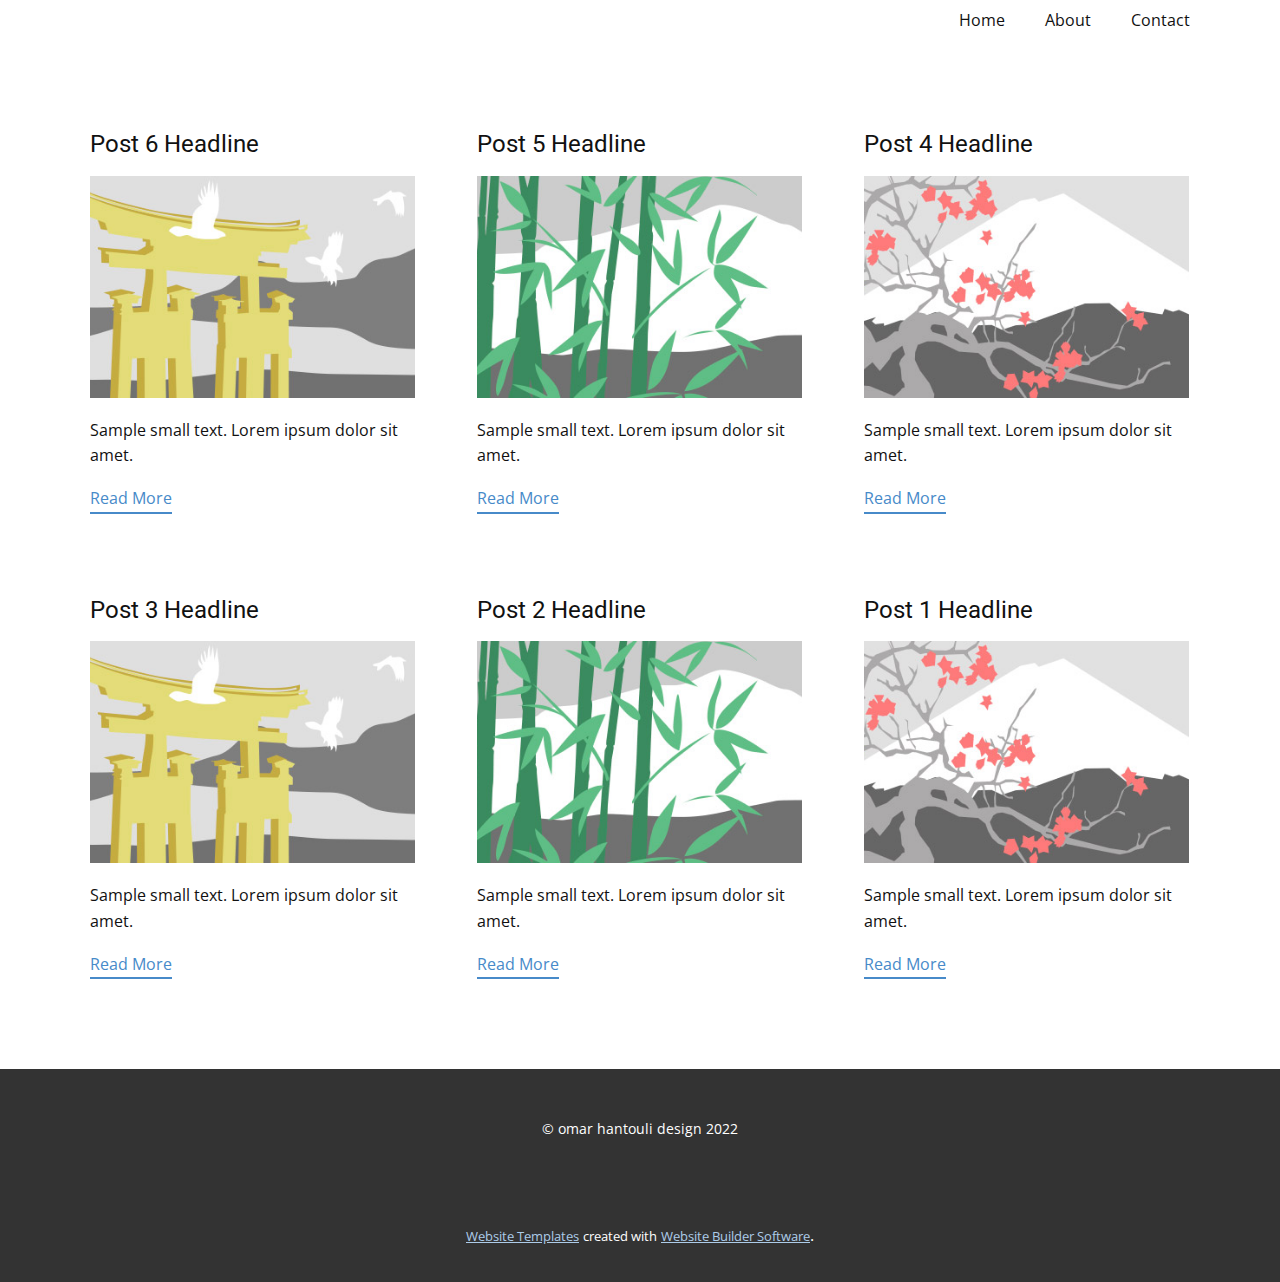
<file: Site1/blog/blog.html>
<html style="font-size: 16px;" lang="en"><head>
    <meta name="viewport" content="width=device-width, initial-scale=1.0">
    <meta charset="utf-8">
    <meta name="keywords" content="">
    <meta name="description" content="">
    <title>Blog Template</title>
    <link rel="stylesheet" href="../nicepage.css" media="screen">
<link rel="stylesheet" href="../Blog-Template.css" media="screen">
    <script class="u-script" type="text/javascript" src="../jquery.js" "="" defer=""></script>
    <script class="u-script" type="text/javascript" src="../nicepage.js" "="" defer=""></script>
    <meta name="generator" content="Nicepage 4.17.10, nicepage.com">
    <link id="u-theme-google-font" rel="stylesheet" href="https://fonts.googleapis.com/css?family=Roboto:100,100i,300,300i,400,400i,500,500i,700,700i,900,900i|Open+Sans:300,300i,400,400i,500,500i,600,600i,700,700i,800,800i">
    
    
    <script type="application/ld+json">{
		"@context": "http://schema.org",
		"@type": "Organization",
		"name": ""
}</script>
    <meta name="theme-color" content="#478ac9">
  </head>
  <body class="u-body u-xl-mode" data-lang="en"><header class="u-clearfix u-header u-header" id="sec-b578"><div class="u-clearfix u-sheet u-valign-middle u-sheet-1">
        <nav class="u-menu u-menu-dropdown u-offcanvas u-menu-1">
          <div class="menu-collapse" style="font-size: 1rem; letter-spacing: 0px;">
            <a class="u-button-style u-custom-left-right-menu-spacing u-custom-padding-bottom u-custom-top-bottom-menu-spacing u-nav-link u-text-active-palette-1-base u-text-hover-palette-2-base" href="#">
              <svg class="u-svg-link" viewBox="0 0 24 24"><use xmlns:xlink="http://www.w3.org/1999/xlink" xlink:href="#menu-hamburger"></use></svg>
              <svg class="u-svg-content" version="1.1" id="menu-hamburger" viewBox="0 0 16 16" x="0px" y="0px" xmlns:xlink="http://www.w3.org/1999/xlink" xmlns="http://www.w3.org/2000/svg"><g><rect y="1" width="16" height="2"></rect><rect y="7" width="16" height="2"></rect><rect y="13" width="16" height="2"></rect>
</g></svg>
            </a>
          </div>
          <div class="u-nav-container">
            <ul class="u-nav u-unstyled u-nav-1"><li class="u-nav-item"><a class="u-button-style u-nav-link u-text-active-palette-1-base u-text-hover-palette-2-base" href="../Home.html" style="padding: 10px 20px;">Home</a>
</li><li class="u-nav-item"><a class="u-button-style u-nav-link u-text-active-palette-1-base u-text-hover-palette-2-base" href="../About.html" style="padding: 10px 20px;">About</a>
</li><li class="u-nav-item"><a class="u-button-style u-nav-link u-text-active-palette-1-base u-text-hover-palette-2-base" href="../Contact.html" style="padding: 10px 20px;">Contact</a>
</li></ul>
          </div>
          <div class="u-nav-container-collapse">
            <div class="u-black u-container-style u-inner-container-layout u-opacity u-opacity-95 u-sidenav">
              <div class="u-inner-container-layout u-sidenav-overflow">
                <div class="u-menu-close"></div>
                <ul class="u-align-center u-nav u-popupmenu-items u-unstyled u-nav-2"><li class="u-nav-item"><a class="u-button-style u-nav-link" href="../Home.html">Home</a>
</li><li class="u-nav-item"><a class="u-button-style u-nav-link" href="../About.html">About</a>
</li><li class="u-nav-item"><a class="u-button-style u-nav-link" href="../Contact.html">Contact</a>
</li></ul>
              </div>
            </div>
            <div class="u-black u-menu-overlay u-opacity u-opacity-70"></div>
          </div>
        </nav>
      </div></header>
    <section class="u-clearfix u-section-1" id="sec-25f7">
      <div class="u-clearfix u-sheet u-valign-middle u-sheet-1"><!--blog--><!--blog_options_json--><!--{"type":"Recent","source":"","tags":"","count":""}--><!--/blog_options_json-->
        <div class="u-blog u-expanded-width u-repeater u-repeater-1"><!--blog_post-->
          <div class="u-blog-post u-container-style u-repeater-item u-white u-repeater-item-1">
            <div class="u-container-layout u-similar-container u-valign-top u-container-layout-1"><!--blog_post_header-->
              <h4 class="u-blog-control u-text u-text-1">
                <a class="u-post-header-link" href="../blog/post-5.html">Post 6 Headline</a>
              </h4><!--/blog_post_header--><!--blog_post_image-->
              <a class="u-post-header-link" href="../blog/post-5.html"><img alt="" class="u-blog-control u-expanded-width u-image u-image-default u-image-1" src="../images/8ad73f3c.jpeg"></a><!--/blog_post_image--><!--blog_post_content-->
              <div class="u-blog-control u-post-content u-text u-text-2 fr-view">Sample small text. Lorem ipsum dolor sit amet.</div><!--/blog_post_content--><!--blog_post_readmore-->
              <a href="../blog/post-5.html" class="u-blog-control u-border-2 u-border-palette-1-base u-btn u-btn-rectangle u-button-style u-none u-btn-1"><!--blog_post_readmore_content--><!--options_json--><!--{"content":"","defaultValue":"Read More"}--><!--/options_json-->Read More<!--/blog_post_readmore_content--></a><!--/blog_post_readmore-->
            </div>
          </div><div class="u-blog-post u-container-style u-repeater-item u-video-cover u-white">
            <div class="u-container-layout u-similar-container u-valign-top u-container-layout-2"><!--blog_post_header-->
              <h4 class="u-blog-control u-text u-text-3">
                <a class="u-post-header-link" href="../blog/post-4.html">Post 5 Headline</a>
              </h4><!--/blog_post_header--><!--blog_post_image-->
              <a class="u-post-header-link" href="../blog/post-4.html"><img alt="" class="u-blog-control u-expanded-width u-image u-image-default u-image-2" src="../images/68f64b9d.jpeg"></a><!--/blog_post_image--><!--blog_post_content-->
              <div class="u-blog-control u-post-content u-text u-text-4 fr-view">Sample small text. Lorem ipsum dolor sit amet.</div><!--/blog_post_content--><!--blog_post_readmore-->
              <a href="../blog/post-4.html" class="u-blog-control u-border-2 u-border-palette-1-base u-btn u-btn-rectangle u-button-style u-none u-btn-2"><!--blog_post_readmore_content--><!--options_json--><!--{"content":"","defaultValue":"Read More"}--><!--/options_json-->Read More<!--/blog_post_readmore_content--></a><!--/blog_post_readmore-->
            </div>
          </div><div class="u-blog-post u-container-style u-repeater-item u-video-cover u-white">
            <div class="u-container-layout u-similar-container u-valign-top u-container-layout-3"><!--blog_post_header-->
              <h4 class="u-blog-control u-text u-text-5">
                <a class="u-post-header-link" href="../blog/post-3.html">Post 4 Headline</a>
              </h4><!--/blog_post_header--><!--blog_post_image-->
              <a class="u-post-header-link" href="../blog/post-3.html"><img alt="" class="u-blog-control u-expanded-width u-image u-image-default u-image-3" src="../images/0fd3416c.jpeg"></a><!--/blog_post_image--><!--blog_post_content-->
              <div class="u-blog-control u-post-content u-text u-text-6 fr-view">Sample small text. Lorem ipsum dolor sit amet.</div><!--/blog_post_content--><!--blog_post_readmore-->
              <a href="../blog/post-3.html" class="u-blog-control u-border-2 u-border-palette-1-base u-btn u-btn-rectangle u-button-style u-none u-btn-3"><!--blog_post_readmore_content--><!--options_json--><!--{"content":"","defaultValue":"Read More"}--><!--/options_json-->Read More<!--/blog_post_readmore_content--></a><!--/blog_post_readmore-->
            </div>
          </div><div class="u-blog-post u-container-style u-repeater-item u-white u-repeater-item-1">
            <div class="u-container-layout u-similar-container u-valign-top u-container-layout-1"><!--blog_post_header-->
              <h4 class="u-blog-control u-text u-text-1">
                <a class="u-post-header-link" href="../blog/post-2.html">Post 3 Headline</a>
              </h4><!--/blog_post_header--><!--blog_post_image-->
              <a class="u-post-header-link" href="../blog/post-2.html"><img alt="" class="u-blog-control u-expanded-width u-image u-image-default u-image-1" src="../images/8ad73f3c.jpeg"></a><!--/blog_post_image--><!--blog_post_content-->
              <div class="u-blog-control u-post-content u-text u-text-2 fr-view">Sample small text. Lorem ipsum dolor sit amet.</div><!--/blog_post_content--><!--blog_post_readmore-->
              <a href="../blog/post-2.html" class="u-blog-control u-border-2 u-border-palette-1-base u-btn u-btn-rectangle u-button-style u-none u-btn-1"><!--blog_post_readmore_content--><!--options_json--><!--{"content":"","defaultValue":"Read More"}--><!--/options_json-->Read More<!--/blog_post_readmore_content--></a><!--/blog_post_readmore-->
            </div>
          </div><div class="u-blog-post u-container-style u-repeater-item u-video-cover u-white">
            <div class="u-container-layout u-similar-container u-valign-top u-container-layout-2"><!--blog_post_header-->
              <h4 class="u-blog-control u-text u-text-3">
                <a class="u-post-header-link" href="../blog/post-1.html">Post 2 Headline</a>
              </h4><!--/blog_post_header--><!--blog_post_image-->
              <a class="u-post-header-link" href="../blog/post-1.html"><img alt="" class="u-blog-control u-expanded-width u-image u-image-default u-image-2" src="../images/68f64b9d.jpeg"></a><!--/blog_post_image--><!--blog_post_content-->
              <div class="u-blog-control u-post-content u-text u-text-4 fr-view">Sample small text. Lorem ipsum dolor sit amet.</div><!--/blog_post_content--><!--blog_post_readmore-->
              <a href="../blog/post-1.html" class="u-blog-control u-border-2 u-border-palette-1-base u-btn u-btn-rectangle u-button-style u-none u-btn-2"><!--blog_post_readmore_content--><!--options_json--><!--{"content":"","defaultValue":"Read More"}--><!--/options_json-->Read More<!--/blog_post_readmore_content--></a><!--/blog_post_readmore-->
            </div>
          </div><div class="u-blog-post u-container-style u-repeater-item u-video-cover u-white">
            <div class="u-container-layout u-similar-container u-valign-top u-container-layout-3"><!--blog_post_header-->
              <h4 class="u-blog-control u-text u-text-5">
                <a class="u-post-header-link" href="../blog/post.html">Post 1 Headline</a>
              </h4><!--/blog_post_header--><!--blog_post_image-->
              <a class="u-post-header-link" href="../blog/post.html"><img alt="" class="u-blog-control u-expanded-width u-image u-image-default u-image-3" src="../images/0fd3416c.jpeg"></a><!--/blog_post_image--><!--blog_post_content-->
              <div class="u-blog-control u-post-content u-text u-text-6 fr-view">Sample small text. Lorem ipsum dolor sit amet.</div><!--/blog_post_content--><!--blog_post_readmore-->
              <a href="../blog/post.html" class="u-blog-control u-border-2 u-border-palette-1-base u-btn u-btn-rectangle u-button-style u-none u-btn-3"><!--blog_post_readmore_content--><!--options_json--><!--{"content":"","defaultValue":"Read More"}--><!--/options_json-->Read More<!--/blog_post_readmore_content--></a><!--/blog_post_readmore-->
            </div>
          </div><!--/blog_post--><!--blog_post-->
          <!--/blog_post--><!--blog_post-->
          <!--/blog_post-->
        </div><!--/blog-->
      </div>
    </section>
    
    
    <footer class="u-align-center u-clearfix u-footer u-grey-80 u-footer" id="sec-12a4"><div class="u-clearfix u-sheet u-sheet-1">
        <p class="u-small-text u-text u-text-variant u-text-1">© omar hantouli design 2022</p>
      </div></footer>
    <section class="u-backlink u-clearfix u-grey-80">
      <a class="u-link" href="https://nicepage.com/website-templates" target="_blank">
        <span>Website Templates</span>
      </a>
      <p class="u-text">
        <span>created with</span>
      </p>
      <a class="u-link" href="" target="_blank">
        <span>Website Builder Software</span>
      </a>. 
    </section>
  
</body></html>
</file>
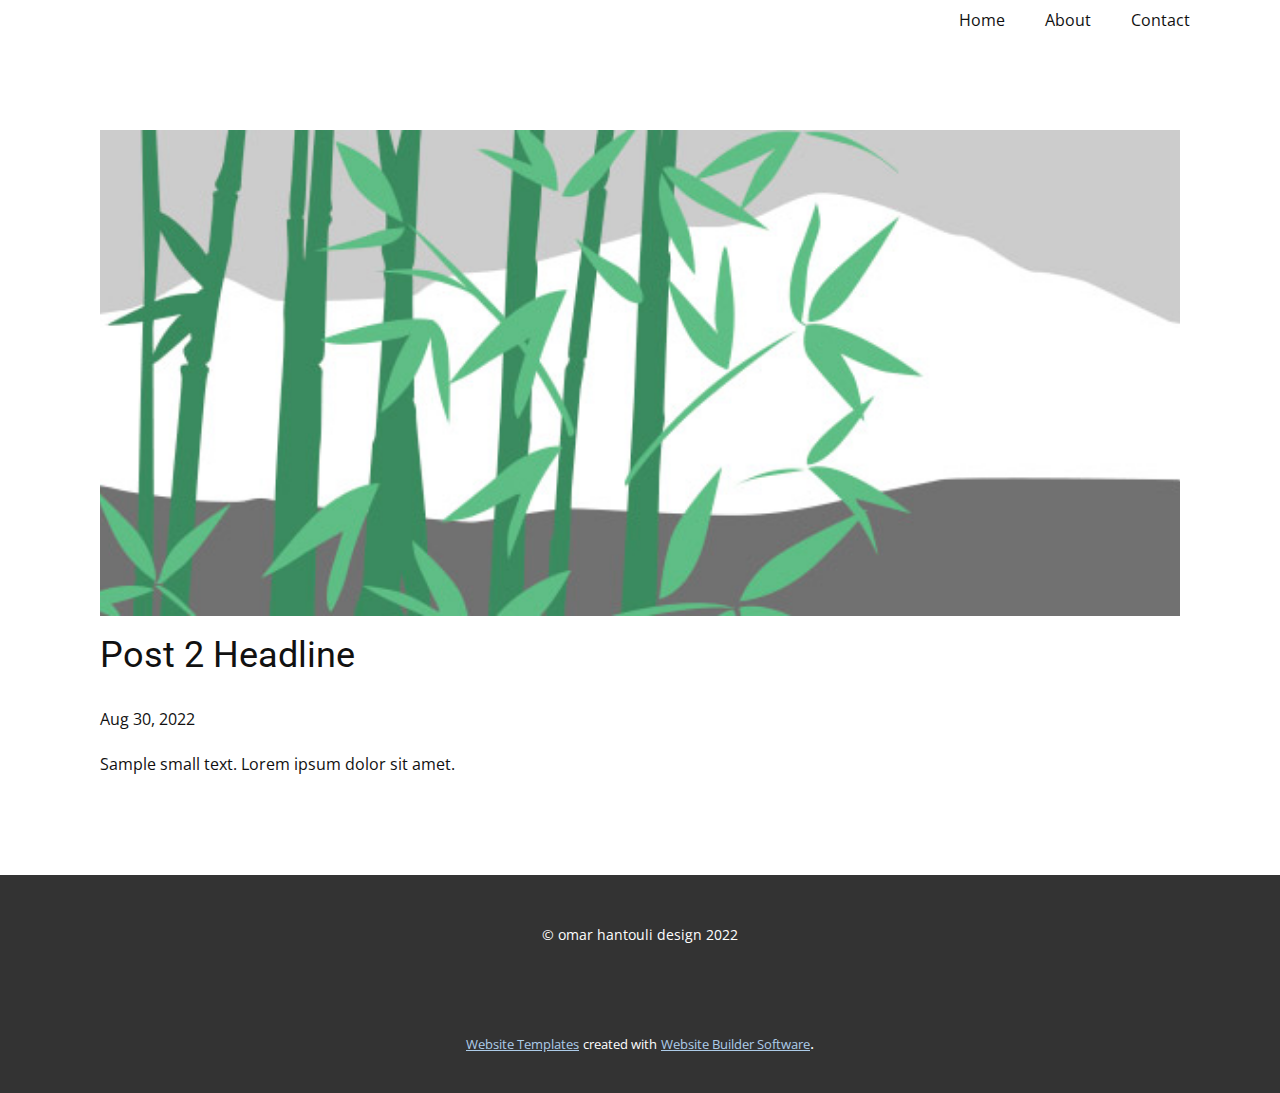
<file: Site1/blog/post-1.html>
<!doctype html>
<html style="font-size: 16px;" lang="en"><head>
    <meta name="viewport" content="width=device-width, initial-scale=1.0">
    <meta charset="utf-8">
    <meta name="keywords" content="Post 1 Headline">
    <meta name="description" content="">
    <title>Post 2 Headline</title>
    <link rel="stylesheet" href="../nicepage.css" media="screen">
<link rel="stylesheet" href="../Post-Template.css" media="screen">
    <script class="u-script" type="text/javascript" src="../jquery.js" "="" defer=""></script>
    <script class="u-script" type="text/javascript" src="../nicepage.js" "="" defer=""></script>
    <meta name="generator" content="Nicepage 4.17.10, nicepage.com">
    <link id="u-theme-google-font" rel="stylesheet" href="https://fonts.googleapis.com/css?family=Roboto:100,100i,300,300i,400,400i,500,500i,700,700i,900,900i|Open+Sans:300,300i,400,400i,500,500i,600,600i,700,700i,800,800i">
    
    
    <script type="application/ld+json">{
		"@context": "http://schema.org",
		"@type": "Organization",
		"name": ""
}</script>
    <meta name="theme-color" content="#478ac9">
  </head>
  <body class="u-body u-xl-mode" data-lang="en"><header class="u-clearfix u-header u-header" id="sec-b578"><div class="u-clearfix u-sheet u-valign-middle u-sheet-1">
        <nav class="u-menu u-menu-dropdown u-offcanvas u-menu-1">
          <div class="menu-collapse" style="font-size: 1rem; letter-spacing: 0px;">
            <a class="u-button-style u-custom-left-right-menu-spacing u-custom-padding-bottom u-custom-top-bottom-menu-spacing u-nav-link u-text-active-palette-1-base u-text-hover-palette-2-base" href="#">
              <svg class="u-svg-link" viewBox="0 0 24 24"><use xmlns:xlink="http://www.w3.org/1999/xlink" xlink:href="#menu-hamburger"></use></svg>
              <svg class="u-svg-content" version="1.1" id="menu-hamburger" viewBox="0 0 16 16" x="0px" y="0px" xmlns:xlink="http://www.w3.org/1999/xlink" xmlns="http://www.w3.org/2000/svg"><g><rect y="1" width="16" height="2"></rect><rect y="7" width="16" height="2"></rect><rect y="13" width="16" height="2"></rect>
</g></svg>
            </a>
          </div>
          <div class="u-nav-container">
            <ul class="u-nav u-unstyled u-nav-1"><li class="u-nav-item"><a class="u-button-style u-nav-link u-text-active-palette-1-base u-text-hover-palette-2-base" href="../Home.html" style="padding: 10px 20px;">Home</a>
</li><li class="u-nav-item"><a class="u-button-style u-nav-link u-text-active-palette-1-base u-text-hover-palette-2-base" href="../About.html" style="padding: 10px 20px;">About</a>
</li><li class="u-nav-item"><a class="u-button-style u-nav-link u-text-active-palette-1-base u-text-hover-palette-2-base" href="../Contact.html" style="padding: 10px 20px;">Contact</a>
</li></ul>
          </div>
          <div class="u-nav-container-collapse">
            <div class="u-black u-container-style u-inner-container-layout u-opacity u-opacity-95 u-sidenav">
              <div class="u-inner-container-layout u-sidenav-overflow">
                <div class="u-menu-close"></div>
                <ul class="u-align-center u-nav u-popupmenu-items u-unstyled u-nav-2"><li class="u-nav-item"><a class="u-button-style u-nav-link" href="../Home.html">Home</a>
</li><li class="u-nav-item"><a class="u-button-style u-nav-link" href="../About.html">About</a>
</li><li class="u-nav-item"><a class="u-button-style u-nav-link" href="../Contact.html">Contact</a>
</li></ul>
              </div>
            </div>
            <div class="u-black u-menu-overlay u-opacity u-opacity-70"></div>
          </div>
        </nav>
      </div></header>
    <section class="u-align-center u-clearfix u-section-1" id="sec-85ea">
      <div class="u-clearfix u-sheet u-valign-middle-md u-valign-middle-sm u-valign-middle-xs u-sheet-1"><!--post_details--><!--post_details_options_json--><!--{"source":""}--><!--/post_details_options_json--><!--blog_post-->
        <div class="u-container-style u-expanded-width u-post-details u-post-details-1">
          <div class="u-container-layout u-valign-middle u-container-layout-1"><!--blog_post_image-->
            <img alt="" class="u-blog-control u-expanded-width u-image u-image-default u-image-1" src="../images/68f64b9d.jpeg"><!--/blog_post_image--><!--blog_post_header-->
            <h2 class="u-blog-control u-text u-text-1">Post 2 Headline</h2><!--/blog_post_header--><!--blog_post_metadata-->
            <div class="u-blog-control u-metadata u-metadata-1"><!--blog_post_metadata_date-->
              <span class="u-meta-date u-meta-icon">Aug 30, 2022</span><!--/blog_post_metadata_date--><!--blog_post_metadata_category-->
              <!--/blog_post_metadata_category--><!--blog_post_metadata_comments-->
              <!--/blog_post_metadata_comments-->
            </div><!--/blog_post_metadata--><!--blog_post_content-->
            <div class="u-align-justify u-blog-control u-post-content u-text u-text-2 fr-view">
  Sample small text. Lorem ipsum dolor sit amet.
  </div><!--/blog_post_content-->
          </div>
        </div><!--/blog_post--><!--/post_details-->
      </div>
    </section>
    
    
    <footer class="u-align-center u-clearfix u-footer u-grey-80 u-footer" id="sec-12a4"><div class="u-clearfix u-sheet u-sheet-1">
        <p class="u-small-text u-text u-text-variant u-text-1">© omar hantouli design 2022</p>
      </div></footer>
    <section class="u-backlink u-clearfix u-grey-80">
      <a class="u-link" href="https://nicepage.com/website-templates" target="_blank">
        <span>Website Templates</span>
      </a>
      <p class="u-text">
        <span>created with</span>
      </p>
      <a class="u-link" href="" target="_blank">
        <span>Website Builder Software</span>
      </a>. 
    </section>
  
</body></html>
</file>
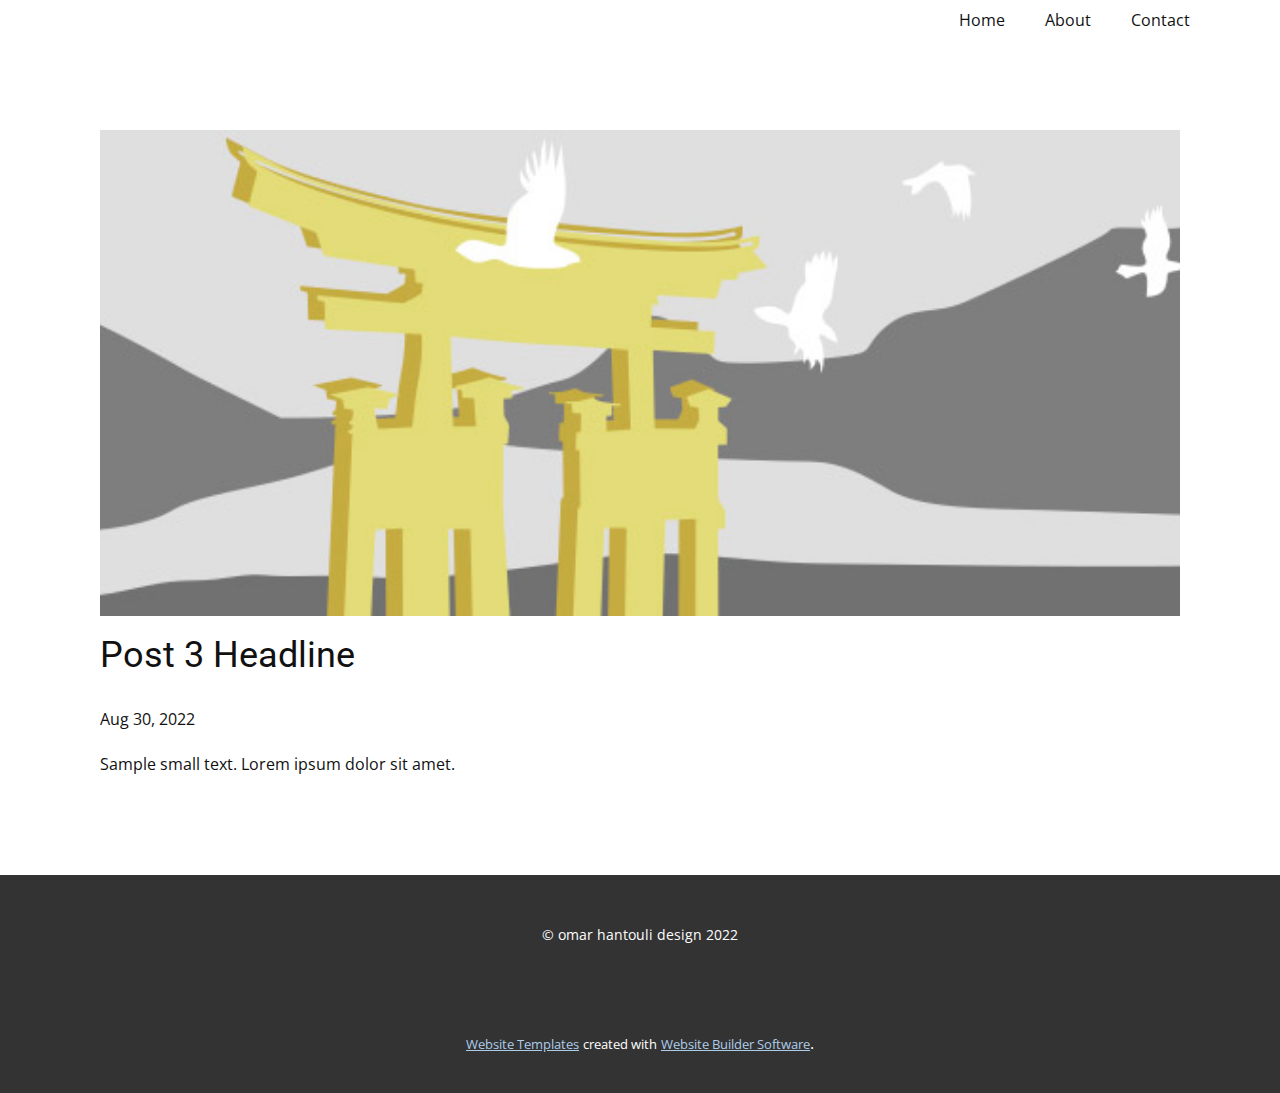
<file: Site1/blog/post-2.html>
<!doctype html>
<html style="font-size: 16px;" lang="en"><head>
    <meta name="viewport" content="width=device-width, initial-scale=1.0">
    <meta charset="utf-8">
    <meta name="keywords" content="Post 1 Headline">
    <meta name="description" content="">
    <title>Post 3 Headline</title>
    <link rel="stylesheet" href="../nicepage.css" media="screen">
<link rel="stylesheet" href="../Post-Template.css" media="screen">
    <script class="u-script" type="text/javascript" src="../jquery.js" "="" defer=""></script>
    <script class="u-script" type="text/javascript" src="../nicepage.js" "="" defer=""></script>
    <meta name="generator" content="Nicepage 4.17.10, nicepage.com">
    <link id="u-theme-google-font" rel="stylesheet" href="https://fonts.googleapis.com/css?family=Roboto:100,100i,300,300i,400,400i,500,500i,700,700i,900,900i|Open+Sans:300,300i,400,400i,500,500i,600,600i,700,700i,800,800i">
    
    
    <script type="application/ld+json">{
		"@context": "http://schema.org",
		"@type": "Organization",
		"name": ""
}</script>
    <meta name="theme-color" content="#478ac9">
  </head>
  <body class="u-body u-xl-mode" data-lang="en"><header class="u-clearfix u-header u-header" id="sec-b578"><div class="u-clearfix u-sheet u-valign-middle u-sheet-1">
        <nav class="u-menu u-menu-dropdown u-offcanvas u-menu-1">
          <div class="menu-collapse" style="font-size: 1rem; letter-spacing: 0px;">
            <a class="u-button-style u-custom-left-right-menu-spacing u-custom-padding-bottom u-custom-top-bottom-menu-spacing u-nav-link u-text-active-palette-1-base u-text-hover-palette-2-base" href="#">
              <svg class="u-svg-link" viewBox="0 0 24 24"><use xmlns:xlink="http://www.w3.org/1999/xlink" xlink:href="#menu-hamburger"></use></svg>
              <svg class="u-svg-content" version="1.1" id="menu-hamburger" viewBox="0 0 16 16" x="0px" y="0px" xmlns:xlink="http://www.w3.org/1999/xlink" xmlns="http://www.w3.org/2000/svg"><g><rect y="1" width="16" height="2"></rect><rect y="7" width="16" height="2"></rect><rect y="13" width="16" height="2"></rect>
</g></svg>
            </a>
          </div>
          <div class="u-nav-container">
            <ul class="u-nav u-unstyled u-nav-1"><li class="u-nav-item"><a class="u-button-style u-nav-link u-text-active-palette-1-base u-text-hover-palette-2-base" href="../Home.html" style="padding: 10px 20px;">Home</a>
</li><li class="u-nav-item"><a class="u-button-style u-nav-link u-text-active-palette-1-base u-text-hover-palette-2-base" href="../About.html" style="padding: 10px 20px;">About</a>
</li><li class="u-nav-item"><a class="u-button-style u-nav-link u-text-active-palette-1-base u-text-hover-palette-2-base" href="../Contact.html" style="padding: 10px 20px;">Contact</a>
</li></ul>
          </div>
          <div class="u-nav-container-collapse">
            <div class="u-black u-container-style u-inner-container-layout u-opacity u-opacity-95 u-sidenav">
              <div class="u-inner-container-layout u-sidenav-overflow">
                <div class="u-menu-close"></div>
                <ul class="u-align-center u-nav u-popupmenu-items u-unstyled u-nav-2"><li class="u-nav-item"><a class="u-button-style u-nav-link" href="../Home.html">Home</a>
</li><li class="u-nav-item"><a class="u-button-style u-nav-link" href="../About.html">About</a>
</li><li class="u-nav-item"><a class="u-button-style u-nav-link" href="../Contact.html">Contact</a>
</li></ul>
              </div>
            </div>
            <div class="u-black u-menu-overlay u-opacity u-opacity-70"></div>
          </div>
        </nav>
      </div></header>
    <section class="u-align-center u-clearfix u-section-1" id="sec-85ea">
      <div class="u-clearfix u-sheet u-valign-middle-md u-valign-middle-sm u-valign-middle-xs u-sheet-1"><!--post_details--><!--post_details_options_json--><!--{"source":""}--><!--/post_details_options_json--><!--blog_post-->
        <div class="u-container-style u-expanded-width u-post-details u-post-details-1">
          <div class="u-container-layout u-valign-middle u-container-layout-1"><!--blog_post_image-->
            <img alt="" class="u-blog-control u-expanded-width u-image u-image-default u-image-1" src="../images/8ad73f3c.jpeg"><!--/blog_post_image--><!--blog_post_header-->
            <h2 class="u-blog-control u-text u-text-1">Post 3 Headline</h2><!--/blog_post_header--><!--blog_post_metadata-->
            <div class="u-blog-control u-metadata u-metadata-1"><!--blog_post_metadata_date-->
              <span class="u-meta-date u-meta-icon">Aug 30, 2022</span><!--/blog_post_metadata_date--><!--blog_post_metadata_category-->
              <!--/blog_post_metadata_category--><!--blog_post_metadata_comments-->
              <!--/blog_post_metadata_comments-->
            </div><!--/blog_post_metadata--><!--blog_post_content-->
            <div class="u-align-justify u-blog-control u-post-content u-text u-text-2 fr-view">
  Sample small text. Lorem ipsum dolor sit amet.
  </div><!--/blog_post_content-->
          </div>
        </div><!--/blog_post--><!--/post_details-->
      </div>
    </section>
    
    
    <footer class="u-align-center u-clearfix u-footer u-grey-80 u-footer" id="sec-12a4"><div class="u-clearfix u-sheet u-sheet-1">
        <p class="u-small-text u-text u-text-variant u-text-1">© omar hantouli design 2022</p>
      </div></footer>
    <section class="u-backlink u-clearfix u-grey-80">
      <a class="u-link" href="https://nicepage.com/website-templates" target="_blank">
        <span>Website Templates</span>
      </a>
      <p class="u-text">
        <span>created with</span>
      </p>
      <a class="u-link" href="" target="_blank">
        <span>Website Builder Software</span>
      </a>. 
    </section>
  
</body></html>
</file>
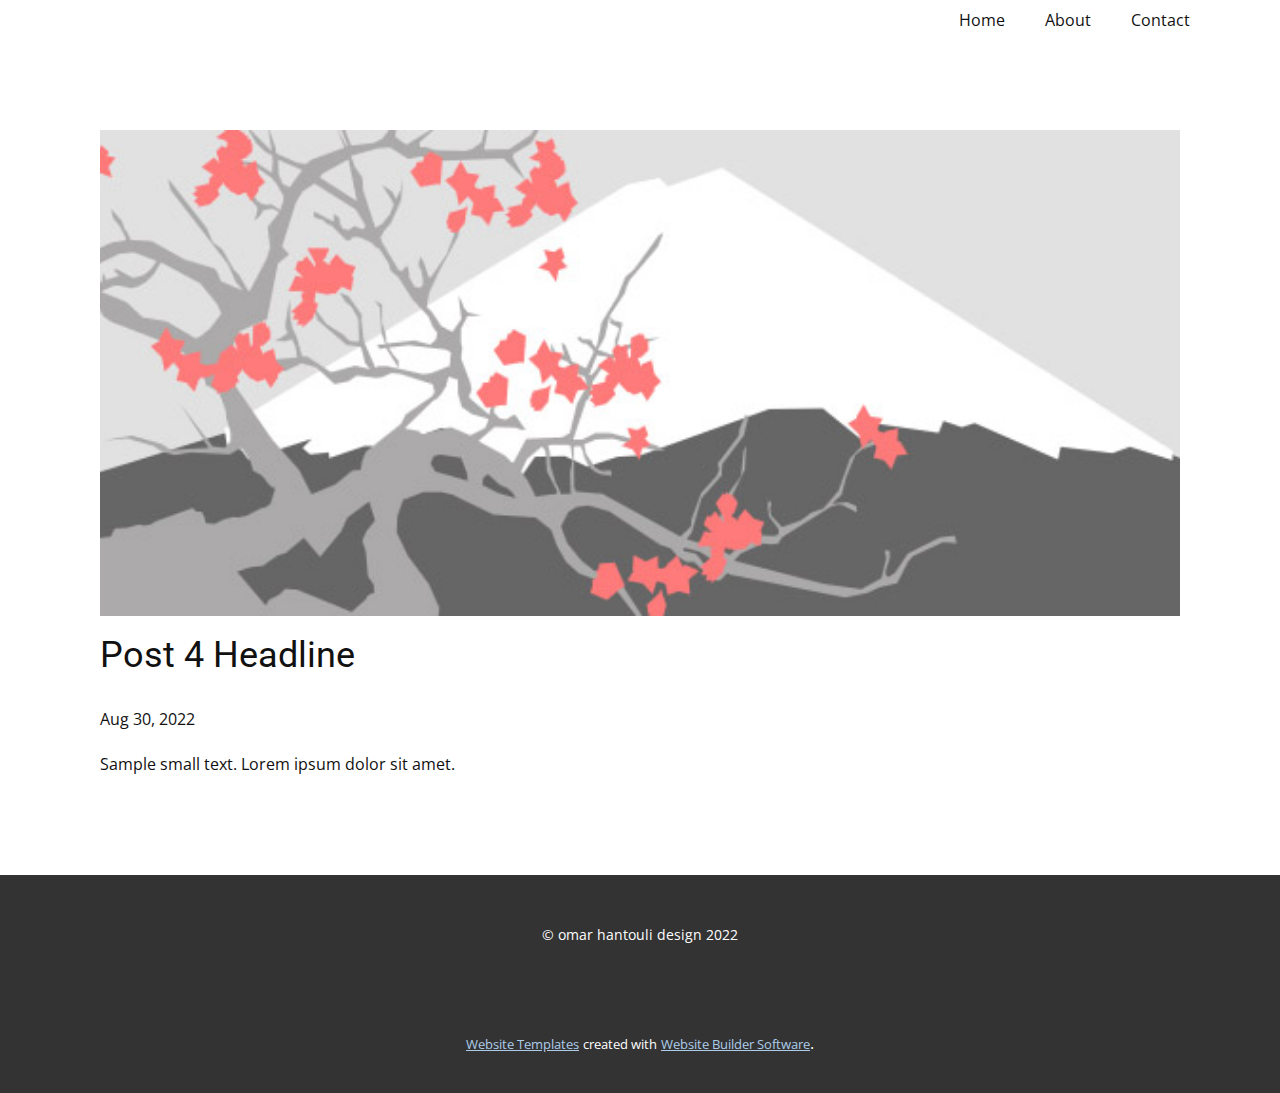
<file: Site1/blog/post-3.html>
<!doctype html>
<html style="font-size: 16px;" lang="en"><head>
    <meta name="viewport" content="width=device-width, initial-scale=1.0">
    <meta charset="utf-8">
    <meta name="keywords" content="Post 1 Headline">
    <meta name="description" content="">
    <title>Post 4 Headline</title>
    <link rel="stylesheet" href="../nicepage.css" media="screen">
<link rel="stylesheet" href="../Post-Template.css" media="screen">
    <script class="u-script" type="text/javascript" src="../jquery.js" "="" defer=""></script>
    <script class="u-script" type="text/javascript" src="../nicepage.js" "="" defer=""></script>
    <meta name="generator" content="Nicepage 4.17.10, nicepage.com">
    <link id="u-theme-google-font" rel="stylesheet" href="https://fonts.googleapis.com/css?family=Roboto:100,100i,300,300i,400,400i,500,500i,700,700i,900,900i|Open+Sans:300,300i,400,400i,500,500i,600,600i,700,700i,800,800i">
    
    
    <script type="application/ld+json">{
		"@context": "http://schema.org",
		"@type": "Organization",
		"name": ""
}</script>
    <meta name="theme-color" content="#478ac9">
  </head>
  <body class="u-body u-xl-mode" data-lang="en"><header class="u-clearfix u-header u-header" id="sec-b578"><div class="u-clearfix u-sheet u-valign-middle u-sheet-1">
        <nav class="u-menu u-menu-dropdown u-offcanvas u-menu-1">
          <div class="menu-collapse" style="font-size: 1rem; letter-spacing: 0px;">
            <a class="u-button-style u-custom-left-right-menu-spacing u-custom-padding-bottom u-custom-top-bottom-menu-spacing u-nav-link u-text-active-palette-1-base u-text-hover-palette-2-base" href="#">
              <svg class="u-svg-link" viewBox="0 0 24 24"><use xmlns:xlink="http://www.w3.org/1999/xlink" xlink:href="#menu-hamburger"></use></svg>
              <svg class="u-svg-content" version="1.1" id="menu-hamburger" viewBox="0 0 16 16" x="0px" y="0px" xmlns:xlink="http://www.w3.org/1999/xlink" xmlns="http://www.w3.org/2000/svg"><g><rect y="1" width="16" height="2"></rect><rect y="7" width="16" height="2"></rect><rect y="13" width="16" height="2"></rect>
</g></svg>
            </a>
          </div>
          <div class="u-nav-container">
            <ul class="u-nav u-unstyled u-nav-1"><li class="u-nav-item"><a class="u-button-style u-nav-link u-text-active-palette-1-base u-text-hover-palette-2-base" href="../Home.html" style="padding: 10px 20px;">Home</a>
</li><li class="u-nav-item"><a class="u-button-style u-nav-link u-text-active-palette-1-base u-text-hover-palette-2-base" href="../About.html" style="padding: 10px 20px;">About</a>
</li><li class="u-nav-item"><a class="u-button-style u-nav-link u-text-active-palette-1-base u-text-hover-palette-2-base" href="../Contact.html" style="padding: 10px 20px;">Contact</a>
</li></ul>
          </div>
          <div class="u-nav-container-collapse">
            <div class="u-black u-container-style u-inner-container-layout u-opacity u-opacity-95 u-sidenav">
              <div class="u-inner-container-layout u-sidenav-overflow">
                <div class="u-menu-close"></div>
                <ul class="u-align-center u-nav u-popupmenu-items u-unstyled u-nav-2"><li class="u-nav-item"><a class="u-button-style u-nav-link" href="../Home.html">Home</a>
</li><li class="u-nav-item"><a class="u-button-style u-nav-link" href="../About.html">About</a>
</li><li class="u-nav-item"><a class="u-button-style u-nav-link" href="../Contact.html">Contact</a>
</li></ul>
              </div>
            </div>
            <div class="u-black u-menu-overlay u-opacity u-opacity-70"></div>
          </div>
        </nav>
      </div></header>
    <section class="u-align-center u-clearfix u-section-1" id="sec-85ea">
      <div class="u-clearfix u-sheet u-valign-middle-md u-valign-middle-sm u-valign-middle-xs u-sheet-1"><!--post_details--><!--post_details_options_json--><!--{"source":""}--><!--/post_details_options_json--><!--blog_post-->
        <div class="u-container-style u-expanded-width u-post-details u-post-details-1">
          <div class="u-container-layout u-valign-middle u-container-layout-1"><!--blog_post_image-->
            <img alt="" class="u-blog-control u-expanded-width u-image u-image-default u-image-1" src="../images/0fd3416c.jpeg"><!--/blog_post_image--><!--blog_post_header-->
            <h2 class="u-blog-control u-text u-text-1">Post 4 Headline</h2><!--/blog_post_header--><!--blog_post_metadata-->
            <div class="u-blog-control u-metadata u-metadata-1"><!--blog_post_metadata_date-->
              <span class="u-meta-date u-meta-icon">Aug 30, 2022</span><!--/blog_post_metadata_date--><!--blog_post_metadata_category-->
              <!--/blog_post_metadata_category--><!--blog_post_metadata_comments-->
              <!--/blog_post_metadata_comments-->
            </div><!--/blog_post_metadata--><!--blog_post_content-->
            <div class="u-align-justify u-blog-control u-post-content u-text u-text-2 fr-view">
  Sample small text. Lorem ipsum dolor sit amet.
  </div><!--/blog_post_content-->
          </div>
        </div><!--/blog_post--><!--/post_details-->
      </div>
    </section>
    
    
    <footer class="u-align-center u-clearfix u-footer u-grey-80 u-footer" id="sec-12a4"><div class="u-clearfix u-sheet u-sheet-1">
        <p class="u-small-text u-text u-text-variant u-text-1">© omar hantouli design 2022</p>
      </div></footer>
    <section class="u-backlink u-clearfix u-grey-80">
      <a class="u-link" href="https://nicepage.com/website-templates" target="_blank">
        <span>Website Templates</span>
      </a>
      <p class="u-text">
        <span>created with</span>
      </p>
      <a class="u-link" href="" target="_blank">
        <span>Website Builder Software</span>
      </a>. 
    </section>
  
</body></html>
</file>
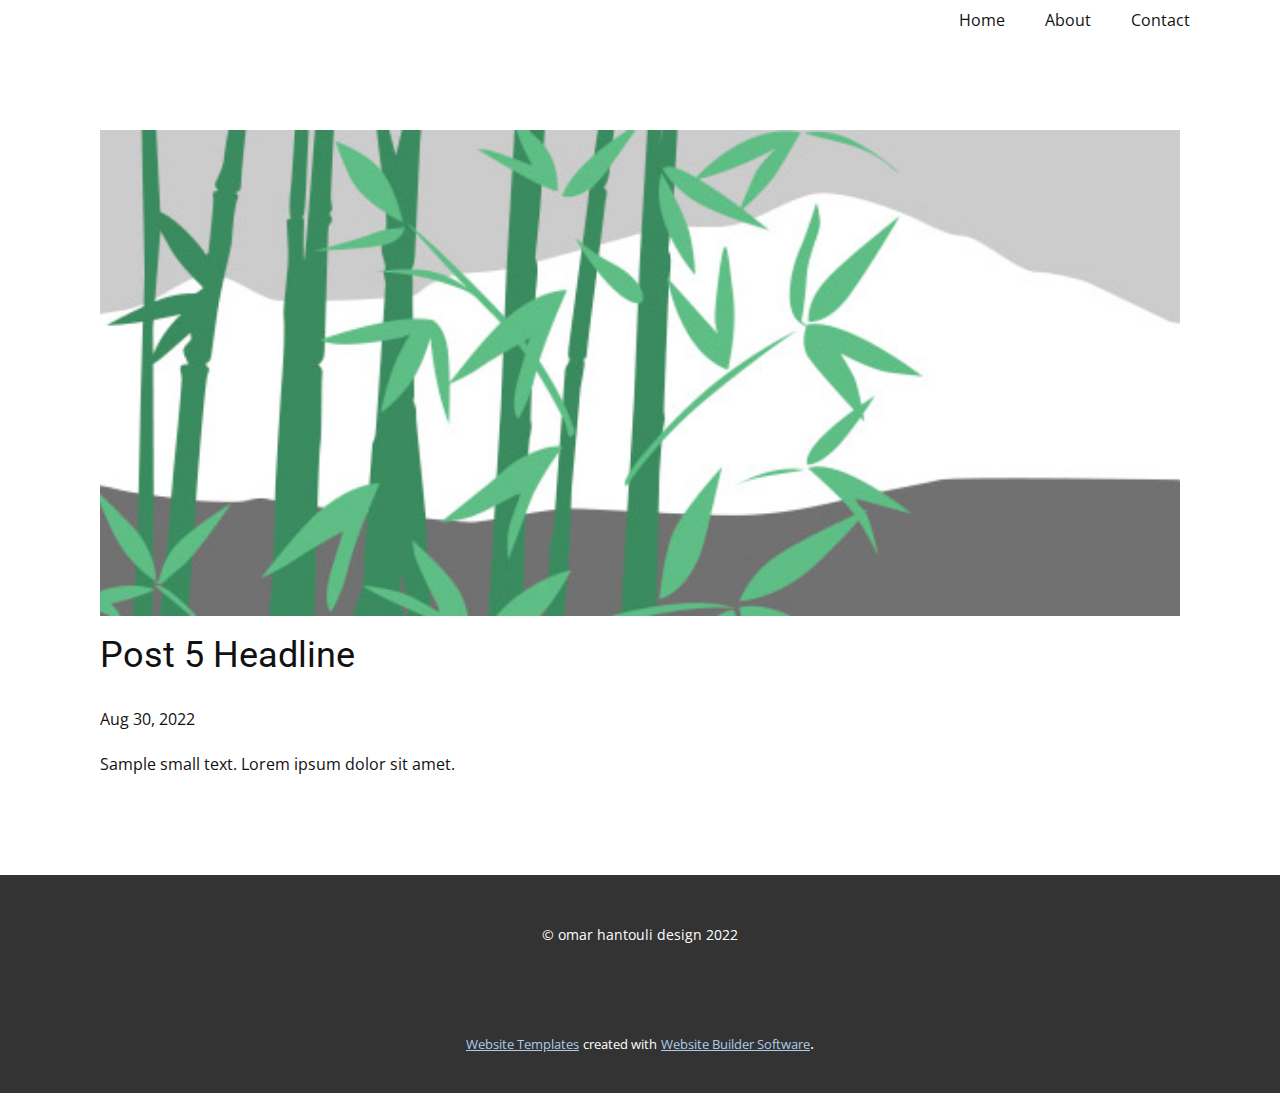
<file: Site1/blog/post-4.html>
<!doctype html>
<html style="font-size: 16px;" lang="en"><head>
    <meta name="viewport" content="width=device-width, initial-scale=1.0">
    <meta charset="utf-8">
    <meta name="keywords" content="Post 1 Headline">
    <meta name="description" content="">
    <title>Post 5 Headline</title>
    <link rel="stylesheet" href="../nicepage.css" media="screen">
<link rel="stylesheet" href="../Post-Template.css" media="screen">
    <script class="u-script" type="text/javascript" src="../jquery.js" "="" defer=""></script>
    <script class="u-script" type="text/javascript" src="../nicepage.js" "="" defer=""></script>
    <meta name="generator" content="Nicepage 4.17.10, nicepage.com">
    <link id="u-theme-google-font" rel="stylesheet" href="https://fonts.googleapis.com/css?family=Roboto:100,100i,300,300i,400,400i,500,500i,700,700i,900,900i|Open+Sans:300,300i,400,400i,500,500i,600,600i,700,700i,800,800i">
    
    
    <script type="application/ld+json">{
		"@context": "http://schema.org",
		"@type": "Organization",
		"name": ""
}</script>
    <meta name="theme-color" content="#478ac9">
  </head>
  <body class="u-body u-xl-mode" data-lang="en"><header class="u-clearfix u-header u-header" id="sec-b578"><div class="u-clearfix u-sheet u-valign-middle u-sheet-1">
        <nav class="u-menu u-menu-dropdown u-offcanvas u-menu-1">
          <div class="menu-collapse" style="font-size: 1rem; letter-spacing: 0px;">
            <a class="u-button-style u-custom-left-right-menu-spacing u-custom-padding-bottom u-custom-top-bottom-menu-spacing u-nav-link u-text-active-palette-1-base u-text-hover-palette-2-base" href="#">
              <svg class="u-svg-link" viewBox="0 0 24 24"><use xmlns:xlink="http://www.w3.org/1999/xlink" xlink:href="#menu-hamburger"></use></svg>
              <svg class="u-svg-content" version="1.1" id="menu-hamburger" viewBox="0 0 16 16" x="0px" y="0px" xmlns:xlink="http://www.w3.org/1999/xlink" xmlns="http://www.w3.org/2000/svg"><g><rect y="1" width="16" height="2"></rect><rect y="7" width="16" height="2"></rect><rect y="13" width="16" height="2"></rect>
</g></svg>
            </a>
          </div>
          <div class="u-nav-container">
            <ul class="u-nav u-unstyled u-nav-1"><li class="u-nav-item"><a class="u-button-style u-nav-link u-text-active-palette-1-base u-text-hover-palette-2-base" href="../Home.html" style="padding: 10px 20px;">Home</a>
</li><li class="u-nav-item"><a class="u-button-style u-nav-link u-text-active-palette-1-base u-text-hover-palette-2-base" href="../About.html" style="padding: 10px 20px;">About</a>
</li><li class="u-nav-item"><a class="u-button-style u-nav-link u-text-active-palette-1-base u-text-hover-palette-2-base" href="../Contact.html" style="padding: 10px 20px;">Contact</a>
</li></ul>
          </div>
          <div class="u-nav-container-collapse">
            <div class="u-black u-container-style u-inner-container-layout u-opacity u-opacity-95 u-sidenav">
              <div class="u-inner-container-layout u-sidenav-overflow">
                <div class="u-menu-close"></div>
                <ul class="u-align-center u-nav u-popupmenu-items u-unstyled u-nav-2"><li class="u-nav-item"><a class="u-button-style u-nav-link" href="../Home.html">Home</a>
</li><li class="u-nav-item"><a class="u-button-style u-nav-link" href="../About.html">About</a>
</li><li class="u-nav-item"><a class="u-button-style u-nav-link" href="../Contact.html">Contact</a>
</li></ul>
              </div>
            </div>
            <div class="u-black u-menu-overlay u-opacity u-opacity-70"></div>
          </div>
        </nav>
      </div></header>
    <section class="u-align-center u-clearfix u-section-1" id="sec-85ea">
      <div class="u-clearfix u-sheet u-valign-middle-md u-valign-middle-sm u-valign-middle-xs u-sheet-1"><!--post_details--><!--post_details_options_json--><!--{"source":""}--><!--/post_details_options_json--><!--blog_post-->
        <div class="u-container-style u-expanded-width u-post-details u-post-details-1">
          <div class="u-container-layout u-valign-middle u-container-layout-1"><!--blog_post_image-->
            <img alt="" class="u-blog-control u-expanded-width u-image u-image-default u-image-1" src="../images/68f64b9d.jpeg"><!--/blog_post_image--><!--blog_post_header-->
            <h2 class="u-blog-control u-text u-text-1">Post 5 Headline</h2><!--/blog_post_header--><!--blog_post_metadata-->
            <div class="u-blog-control u-metadata u-metadata-1"><!--blog_post_metadata_date-->
              <span class="u-meta-date u-meta-icon">Aug 30, 2022</span><!--/blog_post_metadata_date--><!--blog_post_metadata_category-->
              <!--/blog_post_metadata_category--><!--blog_post_metadata_comments-->
              <!--/blog_post_metadata_comments-->
            </div><!--/blog_post_metadata--><!--blog_post_content-->
            <div class="u-align-justify u-blog-control u-post-content u-text u-text-2 fr-view">
  Sample small text. Lorem ipsum dolor sit amet.
  </div><!--/blog_post_content-->
          </div>
        </div><!--/blog_post--><!--/post_details-->
      </div>
    </section>
    
    
    <footer class="u-align-center u-clearfix u-footer u-grey-80 u-footer" id="sec-12a4"><div class="u-clearfix u-sheet u-sheet-1">
        <p class="u-small-text u-text u-text-variant u-text-1">© omar hantouli design 2022</p>
      </div></footer>
    <section class="u-backlink u-clearfix u-grey-80">
      <a class="u-link" href="https://nicepage.com/website-templates" target="_blank">
        <span>Website Templates</span>
      </a>
      <p class="u-text">
        <span>created with</span>
      </p>
      <a class="u-link" href="" target="_blank">
        <span>Website Builder Software</span>
      </a>. 
    </section>
  
</body></html>
</file>
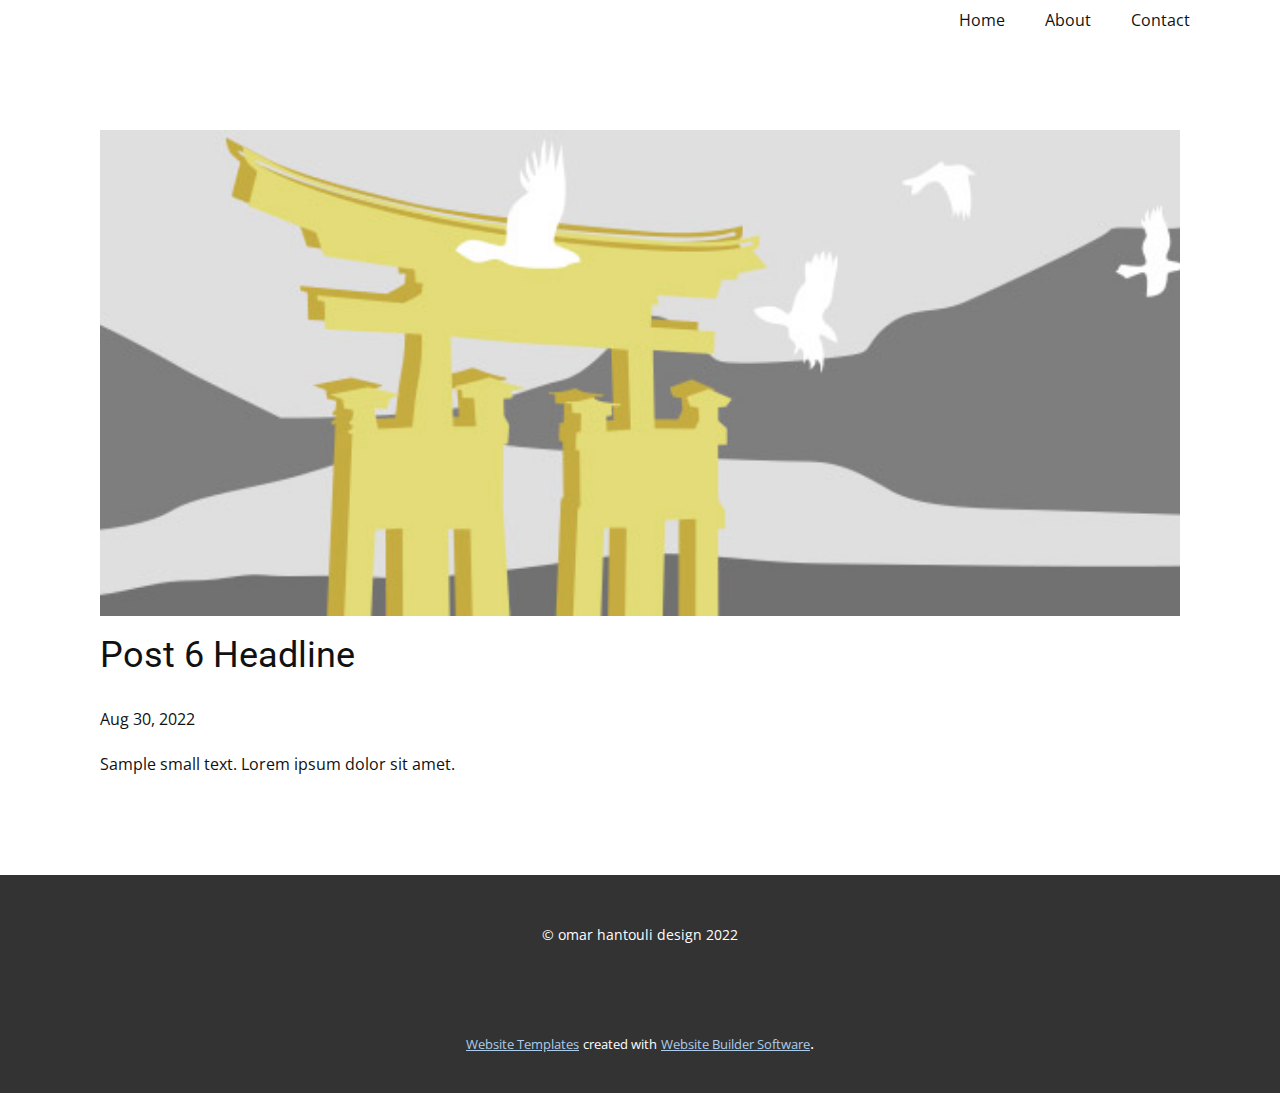
<file: Site1/blog/post-5.html>
<!doctype html>
<html style="font-size: 16px;" lang="en"><head>
    <meta name="viewport" content="width=device-width, initial-scale=1.0">
    <meta charset="utf-8">
    <meta name="keywords" content="Post 1 Headline">
    <meta name="description" content="">
    <title>Post 6 Headline</title>
    <link rel="stylesheet" href="../nicepage.css" media="screen">
<link rel="stylesheet" href="../Post-Template.css" media="screen">
    <script class="u-script" type="text/javascript" src="../jquery.js" "="" defer=""></script>
    <script class="u-script" type="text/javascript" src="../nicepage.js" "="" defer=""></script>
    <meta name="generator" content="Nicepage 4.17.10, nicepage.com">
    <link id="u-theme-google-font" rel="stylesheet" href="https://fonts.googleapis.com/css?family=Roboto:100,100i,300,300i,400,400i,500,500i,700,700i,900,900i|Open+Sans:300,300i,400,400i,500,500i,600,600i,700,700i,800,800i">
    
    
    <script type="application/ld+json">{
		"@context": "http://schema.org",
		"@type": "Organization",
		"name": ""
}</script>
    <meta name="theme-color" content="#478ac9">
  </head>
  <body class="u-body u-xl-mode" data-lang="en"><header class="u-clearfix u-header u-header" id="sec-b578"><div class="u-clearfix u-sheet u-valign-middle u-sheet-1">
        <nav class="u-menu u-menu-dropdown u-offcanvas u-menu-1">
          <div class="menu-collapse" style="font-size: 1rem; letter-spacing: 0px;">
            <a class="u-button-style u-custom-left-right-menu-spacing u-custom-padding-bottom u-custom-top-bottom-menu-spacing u-nav-link u-text-active-palette-1-base u-text-hover-palette-2-base" href="#">
              <svg class="u-svg-link" viewBox="0 0 24 24"><use xmlns:xlink="http://www.w3.org/1999/xlink" xlink:href="#menu-hamburger"></use></svg>
              <svg class="u-svg-content" version="1.1" id="menu-hamburger" viewBox="0 0 16 16" x="0px" y="0px" xmlns:xlink="http://www.w3.org/1999/xlink" xmlns="http://www.w3.org/2000/svg"><g><rect y="1" width="16" height="2"></rect><rect y="7" width="16" height="2"></rect><rect y="13" width="16" height="2"></rect>
</g></svg>
            </a>
          </div>
          <div class="u-nav-container">
            <ul class="u-nav u-unstyled u-nav-1"><li class="u-nav-item"><a class="u-button-style u-nav-link u-text-active-palette-1-base u-text-hover-palette-2-base" href="../Home.html" style="padding: 10px 20px;">Home</a>
</li><li class="u-nav-item"><a class="u-button-style u-nav-link u-text-active-palette-1-base u-text-hover-palette-2-base" href="../About.html" style="padding: 10px 20px;">About</a>
</li><li class="u-nav-item"><a class="u-button-style u-nav-link u-text-active-palette-1-base u-text-hover-palette-2-base" href="../Contact.html" style="padding: 10px 20px;">Contact</a>
</li></ul>
          </div>
          <div class="u-nav-container-collapse">
            <div class="u-black u-container-style u-inner-container-layout u-opacity u-opacity-95 u-sidenav">
              <div class="u-inner-container-layout u-sidenav-overflow">
                <div class="u-menu-close"></div>
                <ul class="u-align-center u-nav u-popupmenu-items u-unstyled u-nav-2"><li class="u-nav-item"><a class="u-button-style u-nav-link" href="../Home.html">Home</a>
</li><li class="u-nav-item"><a class="u-button-style u-nav-link" href="../About.html">About</a>
</li><li class="u-nav-item"><a class="u-button-style u-nav-link" href="../Contact.html">Contact</a>
</li></ul>
              </div>
            </div>
            <div class="u-black u-menu-overlay u-opacity u-opacity-70"></div>
          </div>
        </nav>
      </div></header>
    <section class="u-align-center u-clearfix u-section-1" id="sec-85ea">
      <div class="u-clearfix u-sheet u-valign-middle-md u-valign-middle-sm u-valign-middle-xs u-sheet-1"><!--post_details--><!--post_details_options_json--><!--{"source":""}--><!--/post_details_options_json--><!--blog_post-->
        <div class="u-container-style u-expanded-width u-post-details u-post-details-1">
          <div class="u-container-layout u-valign-middle u-container-layout-1"><!--blog_post_image-->
            <img alt="" class="u-blog-control u-expanded-width u-image u-image-default u-image-1" src="../images/8ad73f3c.jpeg"><!--/blog_post_image--><!--blog_post_header-->
            <h2 class="u-blog-control u-text u-text-1">Post 6 Headline</h2><!--/blog_post_header--><!--blog_post_metadata-->
            <div class="u-blog-control u-metadata u-metadata-1"><!--blog_post_metadata_date-->
              <span class="u-meta-date u-meta-icon">Aug 30, 2022</span><!--/blog_post_metadata_date--><!--blog_post_metadata_category-->
              <!--/blog_post_metadata_category--><!--blog_post_metadata_comments-->
              <!--/blog_post_metadata_comments-->
            </div><!--/blog_post_metadata--><!--blog_post_content-->
            <div class="u-align-justify u-blog-control u-post-content u-text u-text-2 fr-view">
  Sample small text. Lorem ipsum dolor sit amet.
  </div><!--/blog_post_content-->
          </div>
        </div><!--/blog_post--><!--/post_details-->
      </div>
    </section>
    
    
    <footer class="u-align-center u-clearfix u-footer u-grey-80 u-footer" id="sec-12a4"><div class="u-clearfix u-sheet u-sheet-1">
        <p class="u-small-text u-text u-text-variant u-text-1">© omar hantouli design 2022</p>
      </div></footer>
    <section class="u-backlink u-clearfix u-grey-80">
      <a class="u-link" href="https://nicepage.com/website-templates" target="_blank">
        <span>Website Templates</span>
      </a>
      <p class="u-text">
        <span>created with</span>
      </p>
      <a class="u-link" href="" target="_blank">
        <span>Website Builder Software</span>
      </a>. 
    </section>
  
</body></html>
</file>
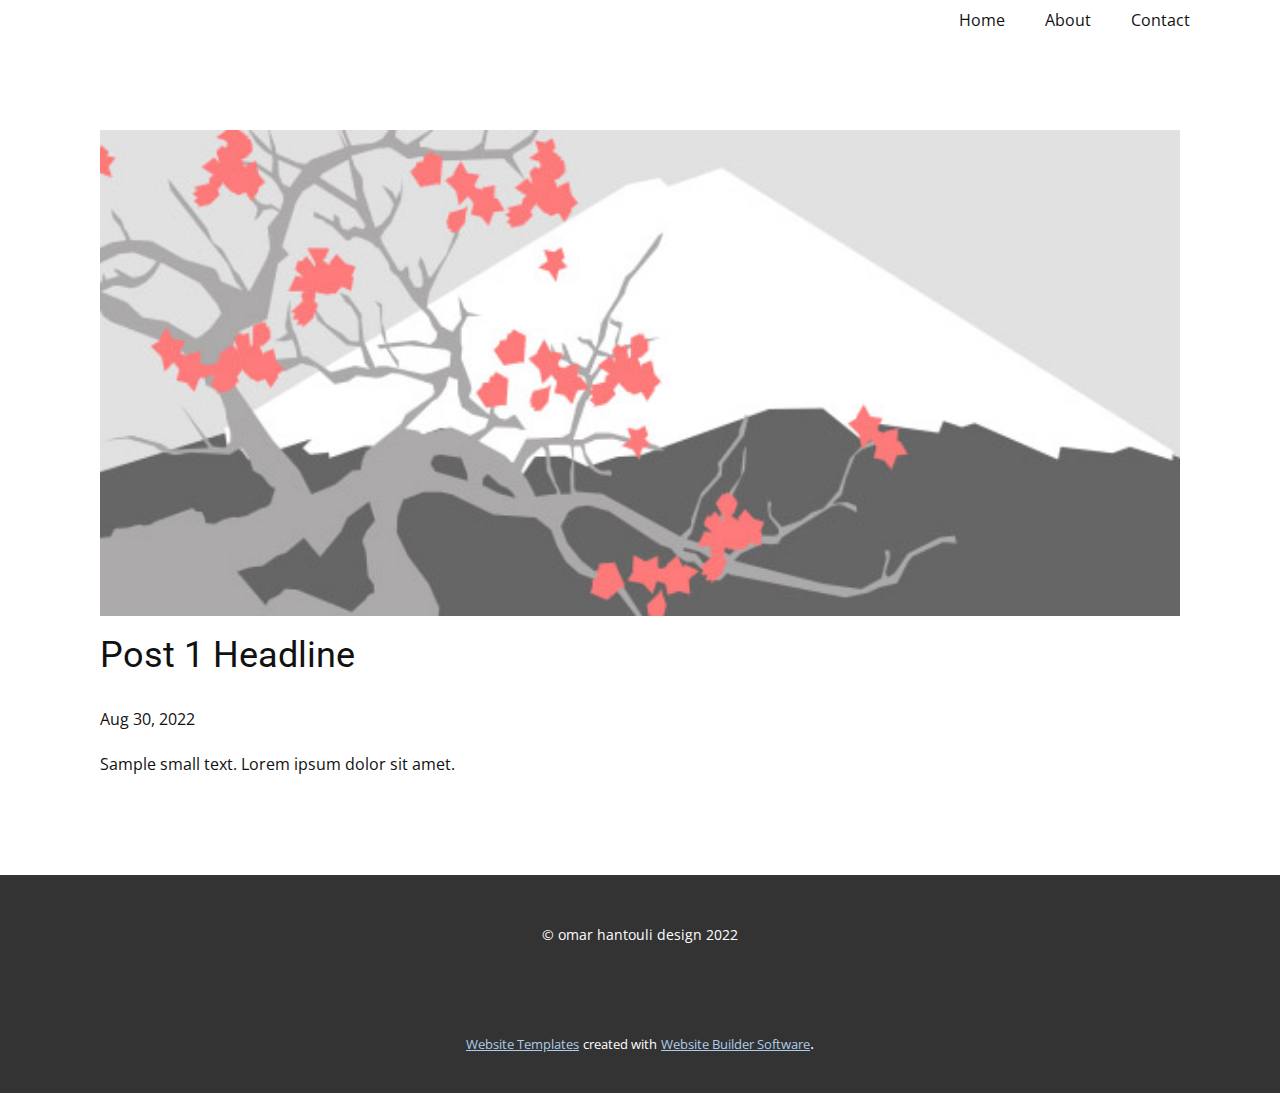
<file: Site1/blog/post.html>
<!doctype html>
<html style="font-size: 16px;" lang="en"><head>
    <meta name="viewport" content="width=device-width, initial-scale=1.0">
    <meta charset="utf-8">
    <meta name="keywords" content="Post 1 Headline">
    <meta name="description" content="">
    <title>Post 1 Headline</title>
    <link rel="stylesheet" href="../nicepage.css" media="screen">
<link rel="stylesheet" href="../Post-Template.css" media="screen">
    <script class="u-script" type="text/javascript" src="../jquery.js" "="" defer=""></script>
    <script class="u-script" type="text/javascript" src="../nicepage.js" "="" defer=""></script>
    <meta name="generator" content="Nicepage 4.17.10, nicepage.com">
    <link id="u-theme-google-font" rel="stylesheet" href="https://fonts.googleapis.com/css?family=Roboto:100,100i,300,300i,400,400i,500,500i,700,700i,900,900i|Open+Sans:300,300i,400,400i,500,500i,600,600i,700,700i,800,800i">
    
    
    <script type="application/ld+json">{
		"@context": "http://schema.org",
		"@type": "Organization",
		"name": ""
}</script>
    <meta name="theme-color" content="#478ac9">
  </head>
  <body class="u-body u-xl-mode" data-lang="en"><header class="u-clearfix u-header u-header" id="sec-b578"><div class="u-clearfix u-sheet u-valign-middle u-sheet-1">
        <nav class="u-menu u-menu-dropdown u-offcanvas u-menu-1">
          <div class="menu-collapse" style="font-size: 1rem; letter-spacing: 0px;">
            <a class="u-button-style u-custom-left-right-menu-spacing u-custom-padding-bottom u-custom-top-bottom-menu-spacing u-nav-link u-text-active-palette-1-base u-text-hover-palette-2-base" href="#">
              <svg class="u-svg-link" viewBox="0 0 24 24"><use xmlns:xlink="http://www.w3.org/1999/xlink" xlink:href="#menu-hamburger"></use></svg>
              <svg class="u-svg-content" version="1.1" id="menu-hamburger" viewBox="0 0 16 16" x="0px" y="0px" xmlns:xlink="http://www.w3.org/1999/xlink" xmlns="http://www.w3.org/2000/svg"><g><rect y="1" width="16" height="2"></rect><rect y="7" width="16" height="2"></rect><rect y="13" width="16" height="2"></rect>
</g></svg>
            </a>
          </div>
          <div class="u-nav-container">
            <ul class="u-nav u-unstyled u-nav-1"><li class="u-nav-item"><a class="u-button-style u-nav-link u-text-active-palette-1-base u-text-hover-palette-2-base" href="../Home.html" style="padding: 10px 20px;">Home</a>
</li><li class="u-nav-item"><a class="u-button-style u-nav-link u-text-active-palette-1-base u-text-hover-palette-2-base" href="../About.html" style="padding: 10px 20px;">About</a>
</li><li class="u-nav-item"><a class="u-button-style u-nav-link u-text-active-palette-1-base u-text-hover-palette-2-base" href="../Contact.html" style="padding: 10px 20px;">Contact</a>
</li></ul>
          </div>
          <div class="u-nav-container-collapse">
            <div class="u-black u-container-style u-inner-container-layout u-opacity u-opacity-95 u-sidenav">
              <div class="u-inner-container-layout u-sidenav-overflow">
                <div class="u-menu-close"></div>
                <ul class="u-align-center u-nav u-popupmenu-items u-unstyled u-nav-2"><li class="u-nav-item"><a class="u-button-style u-nav-link" href="../Home.html">Home</a>
</li><li class="u-nav-item"><a class="u-button-style u-nav-link" href="../About.html">About</a>
</li><li class="u-nav-item"><a class="u-button-style u-nav-link" href="../Contact.html">Contact</a>
</li></ul>
              </div>
            </div>
            <div class="u-black u-menu-overlay u-opacity u-opacity-70"></div>
          </div>
        </nav>
      </div></header>
    <section class="u-align-center u-clearfix u-section-1" id="sec-85ea">
      <div class="u-clearfix u-sheet u-valign-middle-md u-valign-middle-sm u-valign-middle-xs u-sheet-1"><!--post_details--><!--post_details_options_json--><!--{"source":""}--><!--/post_details_options_json--><!--blog_post-->
        <div class="u-container-style u-expanded-width u-post-details u-post-details-1">
          <div class="u-container-layout u-valign-middle u-container-layout-1"><!--blog_post_image-->
            <img alt="" class="u-blog-control u-expanded-width u-image u-image-default u-image-1" src="../images/0fd3416c.jpeg"><!--/blog_post_image--><!--blog_post_header-->
            <h2 class="u-blog-control u-text u-text-1">Post 1 Headline</h2><!--/blog_post_header--><!--blog_post_metadata-->
            <div class="u-blog-control u-metadata u-metadata-1"><!--blog_post_metadata_date-->
              <span class="u-meta-date u-meta-icon">Aug 30, 2022</span><!--/blog_post_metadata_date--><!--blog_post_metadata_category-->
              <!--/blog_post_metadata_category--><!--blog_post_metadata_comments-->
              <!--/blog_post_metadata_comments-->
            </div><!--/blog_post_metadata--><!--blog_post_content-->
            <div class="u-align-justify u-blog-control u-post-content u-text u-text-2 fr-view">
  Sample small text. Lorem ipsum dolor sit amet.
  </div><!--/blog_post_content-->
          </div>
        </div><!--/blog_post--><!--/post_details-->
      </div>
    </section>
    
    
    <footer class="u-align-center u-clearfix u-footer u-grey-80 u-footer" id="sec-12a4"><div class="u-clearfix u-sheet u-sheet-1">
        <p class="u-small-text u-text u-text-variant u-text-1">© omar hantouli design 2022</p>
      </div></footer>
    <section class="u-backlink u-clearfix u-grey-80">
      <a class="u-link" href="https://nicepage.com/website-templates" target="_blank">
        <span>Website Templates</span>
      </a>
      <p class="u-text">
        <span>created with</span>
      </p>
      <a class="u-link" href="" target="_blank">
        <span>Website Builder Software</span>
      </a>. 
    </section>
  
</body></html>
</file>
